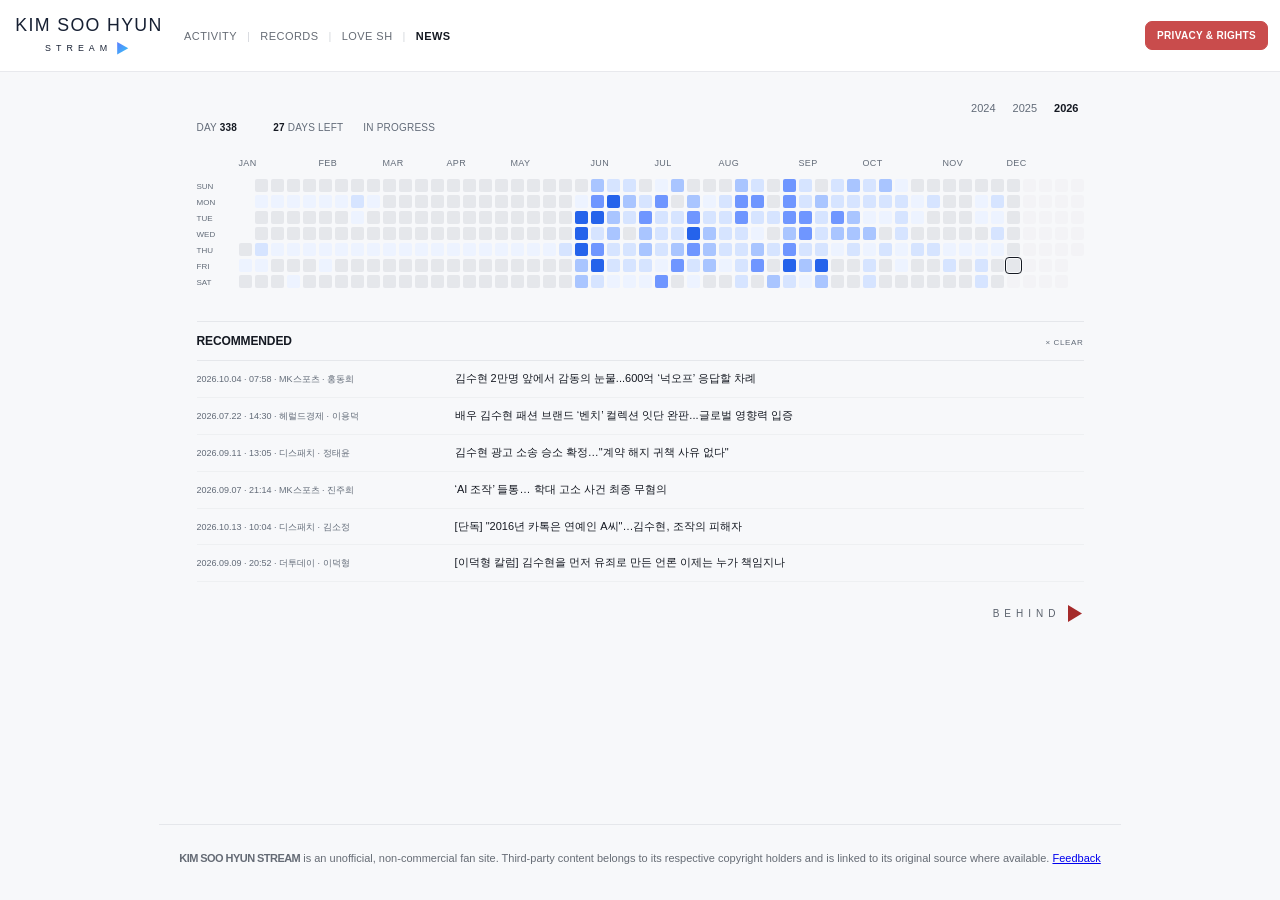
<file: news.html>
<!doctype html>
<html lang="ko">
<head>
    <meta charset="utf-8">
    <meta name="viewport" content="width=device-width, initial-scale=1">
    <meta name="color-scheme" content="light dark">
    <meta name="robots" content="noindex, nofollow, noarchive, nosnippet">
    <title>KIM SOO HYUN STREAM</title>

    <link rel="icon" type="image/svg+xml" href="assets/favicon.svg">
    <link rel="stylesheet" href="css/style.css">
    <link rel="stylesheet" href="css/easter-egg.css">

    <!-- Open Graph -->
    <meta property="og:title" content="KIM SOO HYUN STREAM">
    <meta property="og:description" content="배우 김수현 콘텐츠 큐레이션 팬 페이지">
    <meta property="og:type" content="website">
    <meta property="og:url" content="https://kingsoohyun.github.io/stream/news.html">
    <meta property="og:image" content="https://kingsoohyun.github.io/stream/assets/stream.png">
    <meta property="og:image:width" content="1200">
    <meta property="og:image:height" content="630">

    <!-- X / Twitter Card -->
    <meta name="twitter:card" content="summary_large_image">
    <meta name="twitter:title" content="KIM SOO HYUN STREAM">
    <meta name="twitter:description" content="배우 김수현 콘텐츠 큐레이션 팬 페이지">
    <meta name="twitter:image" content="https://kingsoohyun.github.io/stream/assets/stream.png">

    <style>
        /* =========================================================
           NEWS
           ========================================================= */

        :root {
            --news-cell: #e5e7eb;
            --news-future: #f1f2f4;
            --news-muted: #626b78;
            --news-accent: #2563eb;

            --news-1: #edf3ff;
            --news-2: #d6e4ff;
            --news-3: #a9c5ff;
            --news-4: #6f96ff;
            --news-5: #2563eb;

            --news-today: #151922;

            --news-size: 13px;
            --news-gap: 3px;
            --news-label: 30px;
        }

        .news-page {
            padding-top: 28px;
        }

        /* ---------------------------------------------------------
           Year Navigation
           --------------------------------------------------------- */

        .calendar-head {
            display: flex;
            justify-content: flex-end;

            width: 100%;
            margin: 0 auto 4px;
        }

        .year-nav {
            display: flex;
            align-items: center;
            justify-content: flex-end;

            gap: 7px;
            flex-wrap: wrap;
        }

        .year-button {
            padding: 3px 5px;

            border: 0;
            background: none;

            color: #626b78;

            font: inherit;
            font-size: 11px;
            line-height: 1;

            font-variant-numeric: tabular-nums;

            cursor: pointer;
        }

        .year-button:hover {
            color: #2563eb;
        }

        .year-button.active {
            color: #151922;
            font-weight: 600;
        }


        /* ---------------------------------------------------------
           Updated Info
           --------------------------------------------------------- */

        .updated-info {
            display: none;
        }


        /* ---------------------------------------------------------
           Stats
           --------------------------------------------------------- */

        .stats {
            display: flex;
            align-items: baseline;
            justify-content: flex-start;

            gap: 20px;

            width: 100%;
            margin: 0 auto 20px;

            color: #626b78;

            font-size: 10px;
            line-height: 1.4;
            letter-spacing: .02em;
        }

        .stats strong {
            color: #151922;
            font-weight: 600;
        }

        #daysLeft {
            display: inline-block;
            width: 5ch;
            text-align: right;
            font-variant-numeric: tabular-nums;
        }


        /* ---------------------------------------------------------
           Calendar
           --------------------------------------------------------- */

        .calendar-wrap {
            width: 100%;
            margin: 0;

            overflow-x: auto;

            padding: 4px 0 4px;

            scrollbar-width: thin;
        }

        .calendar {
            display: grid;

            grid-template-columns:
                var(--news-label)
                max-content;

            grid-template-rows:
                20px
                auto;

            column-gap: 12px;

            width: max-content;
            min-width: 0;

            margin: 0 auto;
        }

        .months {
            grid-column: 2;
            grid-row: 1;

            position: relative;

            height: 20px;
        }

        .month {
            position: absolute;
            top: 0;

            color: #626b78;

            font-size: 9px;
            line-height: 1;
            letter-spacing: .04em;
        }

        .weekdays {
            grid-column: 1;
            grid-row: 2;

            display: grid;

            grid-template-rows:
                repeat(7, var(--news-size));

            row-gap: var(--news-gap);

            padding-top: 1px;
        }

        .weekdays span {
            color: #626b78;

            font-size: 8px;
            line-height: var(--news-size);
        }

        .grid {
            grid-column: 2;
            grid-row: 2;

            display: grid;

            grid-template-rows:
                repeat(7, var(--news-size));

            grid-auto-flow: column;
            grid-auto-columns: var(--news-size);

            gap: var(--news-gap);
        }

        .day {
            width: var(--news-size);
            height: var(--news-size);

            border-radius: 2px;

            background: var(--news-cell);

            cursor: default;

            transition:
                    transform .12s ease,
                    opacity .12s ease;
        }

        .day.future {
            background: var(--news-future);
            opacity: .75;
        }

        .day.today {
            outline: 1.5px solid var(--news-today);
            outline-offset: 1px;
        }

        .day.news-1 {
            background: var(--news-1);
        }

        .day.news-2 {
            background: var(--news-2);
        }

        .day.news-3 {
            background: var(--news-3);
        }

        .day.news-4 {
            background: var(--news-4);
        }

        .day.news-5 {
            background: var(--news-5);
        }

        .day.selected {
            outline: 1.5px solid var(--news-accent);
            outline-offset: 2px;
        }

        .day:hover {
            transform: scale(1.35);
            z-index: 2;
        }


        /* ---------------------------------------------------------
           News Panel
           --------------------------------------------------------- */

        .news-panel {
            display: none;

            width: 100%;
            margin: 28px auto 0;

            border-top: 1px solid #e5e7eb;
        }

        .news-panel.show {
            display: block;
        }

        .news-panel-head {
            display: flex;
            align-items: baseline;
            justify-content: space-between;

            gap: 16px;

            padding: 11px 0 10px;

            border-bottom: 1px solid #e5e7eb;
        }

        .news-panel-date {
            min-width: 0;
            overflow: hidden;

            color: #151922;

            font-size: 12px;
            font-weight: 600;
            line-height: 1.4;
            letter-spacing: -.01em;

            white-space: nowrap;
            text-overflow: ellipsis;
        }

        .news-panel-actions {
            display: flex;
            align-items: baseline;

            gap: 10px;

            flex-shrink: 0;
        }

        .news-panel-count {
            color: #626b78;

            font-size: 9px;
            letter-spacing: .08em;
        }

        .news-panel-all-years,
        .news-panel-clear {
            padding: 0;

            border: 0;
            background: none;

            color: #626b78;

            font: inherit;
            font-size: 8px;

            letter-spacing: .08em;

            cursor: pointer;
        }

        .news-panel-all-years:hover,
        .news-panel-clear:hover {
            color: #2563eb;
        }

        .news-panel-all-years[hidden],
        .news-panel-clear[hidden] {
            display: none;
        }

        .news-list {
            max-height: 620px;
            overflow-y: auto;
        }

        .news-item {
            display: grid;

            grid-template-columns:
                240px
                minmax(0, 1fr);

            align-items: baseline;

            gap: 18px;

            padding: 10px 0;

            border-bottom: 1px solid #eef0f2;

            color: #151922;

            text-decoration: none;
        }

        .news-item:hover .news-item-title {
            color: #2563eb;
        }

        .news-item-meta {
            min-width: 0;
            overflow: hidden;

            color: #626b78;

            font-size: 9px;
            line-height: 1.3;

            white-space: nowrap;
            text-overflow: ellipsis;

            font-variant-numeric: tabular-nums;
        }

        .news-filter {
            display: inline;

            padding: 0;

            border: 0;
            background: none;

            color: inherit;

            font: inherit;

            cursor: pointer;
            text-decoration: none;
        }

        .news-filter:hover {
            color: #2563eb;

            text-decoration: underline;
            text-underline-offset: 2px;
        }

        .news-filter:focus-visible {
            outline: 1px solid #2563eb;
            outline-offset: 2px;
        }

        .news-item-title {
            min-width: 0;
            overflow: hidden;

            color: #151922;

            font-size: 11px;
            line-height: 1.45;

            white-space: nowrap;
            text-overflow: ellipsis;

            text-decoration: none;

            transition: color .12s ease;
        }

        .news-item-title:hover {
            color: #2563eb;
        }

        .news-empty {
            padding: 14px 0;
            color: #626b78;
            font-size: 10px;
        }

        .news-behind {
            display: flex;
            align-items: center;
            justify-content: flex-end;
            width: fit-content;
            margin: 18px 0 10px auto;
            padding: 5px 2px;

            color: #5b626d;

            font-size: 10px;
            line-height: 1;
            letter-spacing: 5px;
            font-weight: 400;

            text-decoration: none;
        }

        .news-behind-mark {
            flex: 0 0 auto;
            width: 15px;
            height: 17px;
            margin-left: 6px;
            fill: #a52a2a;
        }

        .news-behind:hover {
            color: #aa2828;
        }

        .news-behind:hover .news-behind-mark {
            fill: #aa2828;
        }

        /* ---------------------------------------------------------
           Tooltip
           --------------------------------------------------------- */

        .tooltip {
            position: fixed;
            z-index: 10;

            pointer-events: none;

            padding: 7px 8px;

            border-radius: 5px;

            background: #151922;
            color: #fff;

            font-size: 10px;
            line-height: 1.45;

            white-space: nowrap;

            opacity: 0;

            transform: translateY(3px);

            transition:
                    opacity .1s ease,
                    transform .1s ease;
        }

        .tooltip.show {
            opacity: 1;
            transform: translateY(0);
        }


        /* =========================================================
           Tablet / Mobile
           ========================================================= */

        @media (max-width: 800px) {
            .calendar-head { margin-bottom: 4px; }
            .stats { gap: 14px; margin-bottom: 18px; }
            .calendar-wrap {
                margin-right: -12px;
                padding-right: 12px;
            }
            .news-panel { margin-top: 24px; }
            .news-item {
                grid-template-columns: 190px minmax(0, 1fr);
                gap: 12px;
            }
        }


        @media (max-width: 700px) {

            .stats {
                gap: 12px;
                flex-wrap: wrap;
            }

            .news-item {
                grid-template-columns:
                    175px
                    minmax(0, 1fr);

                gap: 10px;

                padding: 9px 0;
            }

            .news-item-meta {
                font-size: 8px;
            }

            .news-item-title {
                font-size: 10px;
            }
        }


        /* =========================================================
           System Dark Mode
           ========================================================= */

        @media (prefers-color-scheme: dark) {

            :root {
                --news-cell: #34383d;
                --news-future: #25282c;

                --news-muted: #a0a7b1;

                --news-1: #252d3b;
                --news-2: #303d54;
                --news-3: #405477;
                --news-4: #6f96ff;
                --news-5: #9bb7ff;

                --news-today: #eceef1;
            }

            .stats strong,
            .news-panel-date,
            .news-item-title {
                color: #eceef1;
            }

            .news-panel {
                border-top-color: #30353d;
                border-bottom-color: #30353d;
            }

            .news-panel-head {
                border-bottom-color: #30353d;
            }

            .news-item {
                border-bottom-color: #30353d;
                color: #eceef1;
            }

            .news-item:hover .news-item-title,
            .news-item-title:hover,
            .news-filter:hover,
            .news-panel-all-years:hover,
            .news-panel-clear:hover {
                color: #6f96ff;
            }

            .tooltip {
                background: #eceef1;
                color: #151922;
            }

            .year-button.active {
                color: #eceef1;
            }

            .news-behind {
                color: #b8bec8;
            }

            .news-behind-mark {
                fill: #c87552;
            }

            .news-behind:hover {
                color: #c87552;
            }

            .news-behind:hover .news-behind-mark {
                fill: #c87552;
            }
        }

        /*.news-behind {*/
        /*    display: none !important;*/
        /*}*/
    </style>
</head>

<body>

<header class="site-header">
    <div class="brand">
        <a href="index.html" aria-label="KIM SOO HYUN STREAM">
            <picture>
                <source srcset="assets/stream-dark.svg" media="(prefers-color-scheme: dark)">
                <img src="assets/stream.svg" alt="KIM SOO HYUN STREAM" width="216" height="70" fetchpriority="high">
            </picture>
        </a>
    </div>

    <nav class="site-nav" aria-label="Site navigation">
        <a href="events.html">ACTIVITY</a>
        <span>|</span>
        <a href="records.html">RECORDS</a>
        <span>|</span>
        <a href="tweets.html">LOVE SH</a>
        <span>|</span>
        <a href="news.html" aria-current="page">NEWS</a>
    </nav>

    <nav class="header-action">
        <a href="rights.html">
            PRIVACY &amp; RIGHTS
        </a>
    </nav>
</header>


<main class="news-page">

    <div class="calendar-head">
        <nav
                class="year-nav"
                id="yearNav"
                aria-label="Year navigation"
        ></nav>
    </div>


    <div
            class="stats"
            id="stats"
    >
        <span>
            <span id="dayLabel">DAY</span>
            <strong id="dayNumber">—</strong>
        </span>

        <span>
            <strong id="daysLeft">—</strong>
            <span id="daysLabel">DAYS LEFT</span>
        </span>

        <span id="status">—</span>
    </div>


    <section
            class="calendar-wrap"
            aria-label="News calendar"
    >

        <div class="calendar">

            <div
                    class="months"
                    id="months"
            ></div>

            <div
                    class="weekdays"
                    aria-hidden="true"
            >
                <span>SUN</span>
                <span>MON</span>
                <span>TUE</span>
                <span>WED</span>
                <span>THU</span>
                <span>FRI</span>
                <span>SAT</span>
            </div>

            <div
                    class="grid"
                    id="grid"
            ></div>

        </div>

    </section>


    <div class="updated-info">

        <span id="updated"></span>

        <span class="common-info">
            <button
                    type="button"
                    class="common-info-button"
                    aria-label="News data information"
            >i</button>

            <span class="common-info-tooltip left">
                Not all news articles may be included.
            </span>
        </span>

    </div>


    <section
            class="news-panel"
            id="newsPanel"
            aria-live="polite"
    >

        <div class="news-panel-head">

            <span
                    class="news-panel-date"
                    id="newsPanelDate"
            ></span>

            <div class="news-panel-actions">

                <span
                        class="news-panel-count"
                        id="newsPanelCount"
                ></span>

                <button
                        class="news-panel-all-years"
                        id="newsPanelAllYears"
                        type="button"
                        hidden
                >
                    ALL YEARS
                </button>

                <button
                        class="news-panel-clear"
                        id="newsPanelClear"
                        type="button"
                        hidden
                >
                    × CLEAR
                </button>

            </div>

        </div>


        <div
                class="news-list"
                id="newsList"
        ></div>

        <a href="newsb.html" class="news-behind" id="newsBehind" hidden>
            <span>BEHIND</span>
            <svg class="news-behind-mark"
                 xmlns="http://www.w3.org/2000/svg"
                 viewBox="0 0 15 17"
                 aria-hidden="true">
                <path d="M1 0 L1 17 L15 8.5 Z"/>
            </svg>
        </a>

    </section>

</main>


<footer>
    <div class="footer-notice">
        <strong>KIM SOO HYUN STREAM</strong> is an unofficial, non-commercial fan site.
        Third-party content belongs to its respective copyright holders and is linked to its original source where
        available.
        <a href="mailto:kimsoohyun.stream@gmail.com">Feedback</a>
    </div>
</footer>


<div
        class="tooltip"
        id="tooltip"
></div>


<script>

    const NEWS_URL = "data/news.json";
    const NEWS_RECOMMENDED_URL = "data/news-recommended.json";

    const monthNames = [
        "JAN", "FEB", "MAR", "APR",
        "MAY", "JUN", "JUL", "AUG",
        "SEP", "OCT", "NOV", "DEC"
    ];


    const today = new Date();

    today.setHours(0, 0, 0, 0);


    const grid =
        document.getElementById("grid");

    const months =
        document.getElementById("months");

    const tooltip =
        document.getElementById("tooltip");

    const yearNav =
        document.getElementById("yearNav");

    const updatedEl =
        document.getElementById("updated");

    const calendar =
        document.querySelector(".calendar");

    const calendarHead =
        document.querySelector(".calendar-head");

    const main =
        document.querySelector(".news-page");

    const stats =
        document.getElementById("stats");

    const newsPanel =
        document.getElementById("newsPanel");


    const pad =
        n => String(n).padStart(2, "0");


    const keyOf =
        d =>
            `${d.getFullYear()}-${pad(
                d.getMonth() + 1
            )}-${pad(
                d.getDate()
            )}`;


    const fmt =
        d =>
            d.toLocaleDateString(
                "en-US",
                {
                    year: "numeric",
                    month: "long",
                    day: "numeric"
                }
            );


    let currentYear =
        today.getFullYear();

    let selectedDateKey =
        null;

    let selectedYear =
        currentYear;

    let allNewsItems = [];

    let newsByDate = {};

    let newsItemsByDate = {};

    let maxNewsCount = 0;

    let availableYears = [];

    let newsUpdatedAt = "";

    let activeFilterType = "";

    let activeFilterValue = "";

    let activeFilterDisplayName = "";

    let filterAllYearsMode = false;

    let recommendedNews = [];

    let recommendedVisible = false;


    /* ---------------------------------------------------------
       CALENDAR WIDTH
       --------------------------------------------------------- */

    function syncCalendarWidth() {

        if (!calendar || !main) {
            return;
        }

        const width =
            calendar.getBoundingClientRect().width;

        const mainStyle =
            getComputedStyle(main);

        const paddingLeft =
            parseFloat(mainStyle.paddingLeft) || 0;

        const paddingRight =
            parseFloat(mainStyle.paddingRight) || 0;

        const contentWidth =
            main.clientWidth -
            paddingLeft -
            paddingRight;

        const maxWidth =
            Math.min(
                width,
                contentWidth
            );

        const widthValue =
            `${maxWidth}px`;

        calendarHead.style.width =
            widthValue;

        stats.style.width =
            widthValue;

        newsPanel.style.width =
            widthValue;
    }


    /* ---------------------------------------------------------
       YEAR
       --------------------------------------------------------- */

    function getYearInfo(year) {

        const start =
            new Date(year, 0, 1);

        const leap =
            year % 4 === 0 &&
            (
                year % 100 !== 0 ||
                year % 400 === 0
            );

        const totalDays =
            leap ? 366 : 365;

        const leading =
            start.getDay();

        const weeks =
            Math.ceil(
                (leading + totalDays) / 7
            );

        return {
            start,
            totalDays,
            leading,
            weeks
        };
    }


    /* ---------------------------------------------------------
       NEWS LEVEL
       --------------------------------------------------------- */

    function newsLevel(count) {

        if (!count || !maxNewsCount) {
            return 0;
        }

        return Math.min(
            5,
            Math.max(
                1,
                Math.ceil(
                    Math.log(count + 1) /
                    Math.log(maxNewsCount + 1) *
                    5
                )
            )
        );
    }


    /* ---------------------------------------------------------
       BUILD DATA
       --------------------------------------------------------- */

    function buildYearData(year) {

        newsByDate = {};

        newsItemsByDate = {};

        for (
            const item of allNewsItems
            ) {

            const date =
                item.publishedAt
                    ? item.publishedAt.slice(0, 10)
                    : "";

            if (!date) {
                continue;
            }

            if (!date.startsWith(`${year}-`)) {
                continue;
            }

            newsByDate[date] =
                (newsByDate[date] || 0) + 1;

            if (!newsItemsByDate[date]) {
                newsItemsByDate[date] = [];
            }

            newsItemsByDate[date].push(item);
        }

        maxNewsCount =
            Math.max(
                0,
                ...Object.values(
                    newsByDate
                )
            );
    }


    /* ---------------------------------------------------------
       YEAR NAVIGATION
       --------------------------------------------------------- */

    function renderYearNavigation() {

        yearNav.innerHTML = "";

        const years =
            [...availableYears]
                .sort(
                    (a, b) => a - b
                );

        for (
            const year of years
            ) {

            const button =
                document.createElement(
                    "button"
                );

            button.type =
                "button";

            button.className =
                "year-button";

            if (
                year === selectedYear
            ) {

                button.classList.add(
                    "active"
                );
            }

            button.textContent =
                year;

            button.setAttribute(
                "aria-label",
                `${year}년 보기`
            );

            button.addEventListener(
                "click",
                () => selectYear(year)
            );

            yearNav.appendChild(
                button
            );
        }
    }


    /* ---------------------------------------------------------
       CALENDAR
       --------------------------------------------------------- */

    function renderCalendar() {

        const {
            start,
            totalDays,
            leading,
            weeks
        } =
            getYearInfo(
                selectedYear
            );

        grid.innerHTML = "";

        months.innerHTML = "";


        for (
            let i = 0;
            i < weeks * 7;
            i++
        ) {

            const offset =
                i - leading;

            const cell =
                document.createElement(
                    "div"
                );


            if (
                offset < 0 ||
                offset >= totalDays
            ) {

                cell.style.visibility =
                    "hidden";

                grid.appendChild(
                    cell
                );

                continue;
            }


            const date =
                new Date(
                    selectedYear,
                    0,
                    offset + 1
                );

            const key =
                keyOf(date);


            const newsCount =
                newsByDate[key] || 0;


            const level =
                newsLevel(
                    newsCount
                );


            cell.className =
                "day";


            if (
                selectedYear ===
                today.getFullYear() &&
                date > today
            ) {

                cell.classList.add(
                    "future"
                );
            }


            if (
                selectedYear ===
                today.getFullYear() &&
                date.getTime() ===
                today.getTime()
            ) {

                cell.classList.add(
                    "today"
                );
            }


            if (level) {

                cell.classList.add(
                    `news-${level}`
                );
            }


            cell.setAttribute(
                "aria-label",
                `${key}: ${newsCount} news`
            );

            cell.setAttribute(
                "role",
                "button"
            );

            cell.setAttribute(
                "tabindex",
                "0"
            );


            cell.addEventListener(
                "click",
                () => {

                    if (
                        selectedDateKey === key
                    ) {

                        closeNewsPanel();

                    } else {

                        openNewsPanel(
                            key,
                            date
                        );
                    }
                }
            );


            cell.addEventListener(
                "keydown",
                e => {

                    if (
                        e.key === "Enter" ||
                        e.key === " "
                    ) {

                        e.preventDefault();

                        if (
                            selectedDateKey === key
                        ) {

                            closeNewsPanel();

                        } else {

                            openNewsPanel(
                                key,
                                date
                            );
                        }
                    }
                }
            );


            cell.addEventListener(
                "mouseenter",
                e => {

                    const newsText =
                        newsCount === 0
                            ? "No news"
                            : `${newsCount} news`;


                    tooltip.innerHTML =
                        `<strong>${fmt(date)}</strong>` +
                        `<br>Day ${offset + 1}` +
                        `<br>${newsText}`;


                    tooltip.classList.add(
                        "show"
                    );


                    moveTooltip(e);
                }
            );


            cell.addEventListener(
                "mousemove",
                moveTooltip
            );


            cell.addEventListener(
                "mouseleave",
                () => {

                    tooltip.classList.remove(
                        "show"
                    );
                }
            );


            grid.appendChild(
                cell
            );
        }


        for (
            let month = 0;
            month < 12;
            month++
        ) {

            const first =
                new Date(
                    selectedYear,
                    month,
                    1
                );


            const dayIndex =
                leading +
                Math.floor(
                    (first - start) /
                    86400000
                );


            const week =
                Math.floor(
                    dayIndex / 7
                );


            const label =
                document.createElement(
                    "span"
                );

            label.className =
                "month";

            label.textContent =
                monthNames[month];


            const styles =
                getComputedStyle(
                    document.documentElement
                );


            const size =
                parseFloat(
                    styles.getPropertyValue(
                        "--news-size"
                    )
                );

            const gap =
                parseFloat(
                    styles.getPropertyValue(
                        "--news-gap"
                    )
                );


            label.style.left =
                `${week * (size + gap)}px`;


            months.appendChild(
                label
            );
        }

        syncCalendarWidth();
    }


    /* ---------------------------------------------------------
       HEADER / STATS
       --------------------------------------------------------- */

    function updateHeader() {

        const {
            start,
            totalDays
        } =
            getYearInfo(
                selectedYear
            );


        const isCurrentYear =
            selectedYear ===
            currentYear;


        const dayLabel =
            document.getElementById(
                "dayLabel"
            );

        const dayNumber =
            document.getElementById(
                "dayNumber"
            );

        const daysLeft =
            document.getElementById(
                "daysLeft"
            );

        const daysLabel =
            document.getElementById(
                "daysLabel"
            );

        const status =
            document.getElementById(
                "status"
            );


        if (isCurrentYear) {

            const day =
                Math.floor(
                    (today - start) /
                    86400000
                ) + 1;


            dayLabel.textContent = "DAY";
            dayNumber.textContent = day;
            daysLeft.textContent = totalDays - day;
            daysLabel.textContent = "DAYS LEFT";

            status.textContent =
                day === totalDays
                    ? "LAST DAY"
                    : "IN PROGRESS";
        } else {

            const newsCount =
                Object.values(
                    newsByDate
                ).reduce(
                    (sum, count) =>
                        sum + count,
                    0
                );


            dayLabel.textContent = "DAYS";
            dayNumber.textContent = totalDays;
            daysLeft.textContent = newsCount;
            daysLabel.textContent = "NEWS";
            status.textContent = "ARCHIVE";
        }

        renderYearNavigation();
    }


    /* ---------------------------------------------------------
       SELECTED DAY
       --------------------------------------------------------- */

    function setSelectedCell(key) {

        selectedDateKey = key;

        document
            .querySelectorAll(
                ".day.selected"
            )
            .forEach(
                el =>
                    el.classList.remove(
                        "selected"
                    )
            );

        const selectedCell =
            [
                ...document.querySelectorAll(
                    ".day"
                )
            ].find(
                el =>
                    el.getAttribute(
                        "aria-label"
                    )?.startsWith(
                        `${key}:`
                    )
            );


        if (selectedCell) {

            selectedCell.classList.add(
                "selected"
            );
        }
    }


    /* ---------------------------------------------------------
       FILTER
       --------------------------------------------------------- */

    function reporterFilterKey(item) {
        return item.reporterName || "";
    }


    function reporterDisplayName(item) {
        return item.reporter || "";
    }


    function mediaFilterKey(item) {
        return item.media || "";
    }


    /* ---------------------------------------------------------
       OPEN DAY
       --------------------------------------------------------- */

    function openNewsPanel(
        key,
        date
    ) {

        activeFilterType = "";
        activeFilterValue = "";
        activeFilterDisplayName = "";
        filterAllYearsMode = false;

        recommendedVisible = false;


        setSelectedCell(key);


        renderNewsList(
            newsItemsByDate[key] || [],
            fmt(date),
            false
        );
    }


    /* ---------------------------------------------------------
       FILTER
       --------------------------------------------------------- */

    function openFilter(
        filterType,
        filterValue,
        displayName
    ) {

        if (!filterValue) {
            return;
        }

        recommendedVisible = false;

        document
            .querySelectorAll(
                ".day.selected"
            )
            .forEach(
                el =>
                    el.classList.remove(
                        "selected"
                    )
            );


        selectedDateKey = null;
        activeFilterType = filterType;
        activeFilterValue = filterValue;
        activeFilterDisplayName = displayName || filterValue;

        filterAllYearsMode = false;

        const items =
            allNewsItems.filter(
                item => {

                    const value =
                        filterType ===
                        "reporter"

                            ? reporterFilterKey(
                                item
                            )

                            : mediaFilterKey(
                                item
                            );

                    const itemDate =
                        item.publishedAt
                            ? item.publishedAt.slice(0, 10)
                            : "";

                    return (
                        value === filterValue &&
                        itemDate.startsWith(`${selectedYear}-`)
                    );
                }
            );

        renderNewsList(items, activeFilterDisplayName, true
        );
    }


    /* ---------------------------------------------------------
       ALL YEARS
       --------------------------------------------------------- */

    function openFilterAllYears() {

        if (!activeFilterValue) {
            return;
        }

        filterAllYearsMode = true;

        const items =
            allNewsItems.filter(
                item => {

                    const value =
                        activeFilterType ===
                        "reporter"

                            ? reporterFilterKey(
                                item
                            )

                            : mediaFilterKey(
                                item
                            );


                    return (
                        value ===
                        activeFilterValue
                    );
                }
            );

        renderNewsList(items, activeFilterDisplayName, true
        );
    }

    /* ---------------------------------------------------------
       RECOMMENDED NEWS
       --------------------------------------------------------- */

    function renderRecommendedNews() {

        const panel =
            document.getElementById(
                "newsPanel"
            );

        const dateEl =
            document.getElementById(
                "newsPanelDate"
            );

        const countEl =
            document.getElementById(
                "newsPanelCount"
            );

        const allYearsEl =
            document.getElementById(
                "newsPanelAllYears"
            );

        const clearEl =
            document.getElementById(
                "newsPanelClear"
            );

        const list =
            document.getElementById(
                "newsList"
            );


        recommendedVisible = true;

        document.getElementById("newsBehind").hidden = false;

        dateEl.textContent = "RECOMMENDED";
        countEl.textContent = "";
        allYearsEl.hidden = true;
        clearEl.hidden = !recommendedNews.length;
        list.innerHTML = "";

        if (!recommendedNews.length) {

            const empty =
                document.createElement(
                    "div"
                );

            empty.className = "news-empty";
            empty.textContent = "No recommended news available.";

            list.appendChild(
                empty
            );

        } else {

            for (
                const item of recommendedNews
                ) {

                const row =
                    document.createElement(
                        "div"
                    );

                row.className =
                    "news-item";


                const meta =
                    document.createElement(
                        "div"
                    );

                meta.className =
                    "news-item-meta";


                const itemDate =
                    item.publishedAt
                        ? item.publishedAt.slice(0, 10)
                        : "";


                const dateText =
                    itemDate.replace(
                        /-/g,
                        "."
                    );


                const time =
                    item.publishedAt
                        ? item.publishedAt.slice(
                            11,
                            16
                        )
                        : "";


                const appendSeparator =
                    () => {

                        if (
                            meta.childNodes.length
                        ) {

                            meta.appendChild(
                                document.createTextNode(
                                    " · "
                                )
                            );
                        }
                    };


                if (dateText) {

                    const dateEl =
                        document.createElement(
                            "span"
                        );

                    dateEl.className =
                        "news-date";

                    dateEl.textContent =
                        dateText;

                    meta.appendChild(
                        dateEl
                    );
                }


                if (time) {

                    appendSeparator();


                    const timeEl =
                        document.createElement(
                            "span"
                        );

                    timeEl.className =
                        "news-time";

                    timeEl.textContent =
                        time;

                    meta.appendChild(
                        timeEl
                    );
                }


                if (item.media) {

                    appendSeparator();


                    const media =
                        document.createElement(
                            "span"
                        );

                    media.textContent =
                        item.media;

                    meta.appendChild(
                        media
                    );
                }


                const reporter =
                    item.reporter ||
                    "";


                if (reporter) {

                    appendSeparator();


                    const reporterEl =
                        document.createElement(
                            "span"
                        );

                    reporterEl.textContent =
                        reporter;

                    meta.appendChild(
                        reporterEl
                    );
                }


                const titleLink =
                    document.createElement(
                        "a"
                    );

                titleLink.className =
                    "news-item-title";


                titleLink.href =
                    item.url ||
                    "#";


                titleLink.target =
                    "_blank";

                titleLink.rel =
                    "noopener noreferrer";


                titleLink.textContent =
                    item.title ||
                    "제목 없음";


                titleLink.title =
                    item.title ||
                    "제목 없음";


                row.append(
                    meta,
                    titleLink
                );


                list.appendChild(
                    row
                );
            }
        }


        panel.classList.add(
            "show"
        );

        syncCalendarWidth();
    }


    /* ---------------------------------------------------------
       NEWS LIST
       --------------------------------------------------------- */

    function renderNewsList(
        items,
        heading,
        isFilter
    ) {

        const panel =
            document.getElementById(
                "newsPanel"
            );

        const dateEl =
            document.getElementById(
                "newsPanelDate"
            );

        const countEl =
            document.getElementById(
                "newsPanelCount"
            );

        const allYearsEl =
            document.getElementById(
                "newsPanelAllYears"
            );

        const clearEl =
            document.getElementById(
                "newsPanelClear"
            );

        const list =
            document.getElementById(
                "newsList"
            );


        if (isFilter) {

            const typeLabel =
                activeFilterType ===
                "media"
                    ? "MEDIA"
                    : "REPORTER";


            dateEl.textContent =
                filterAllYearsMode
                    ? `${heading} · ${typeLabel} · ALL YEARS`
                    : `${heading} · ${typeLabel} · ${selectedYear}`;

        } else {

            dateEl.textContent =
                heading;
        }


        countEl.textContent =
            items.length
                ? `${items.length} NEWS`
                : "NO NEWS";


        allYearsEl.hidden =
            !isFilter ||
            filterAllYearsMode;


        clearEl.hidden =
            !isFilter;

        document.getElementById("newsBehind").hidden = true;

        list.innerHTML = "";


        if (!items.length) {

            const empty =
                document.createElement(
                    "div"
                );

            empty.className =
                "news-empty";


            empty.textContent =
                isFilter

                    ? activeFilterType ===
                    "media"

                        ? "해당 매체의 등록된 뉴스가 없습니다."

                        : "해당 기자의 등록된 뉴스가 없습니다."

                    : "등록된 뉴스가 없습니다.";


            list.appendChild(
                empty
            );

        } else {

            const sorted =
                [...items].sort(
                    (a, b) => {

                        const aTime =
                            a.publishedAt || "";

                        const bTime =
                            b.publishedAt || "";

                        return isFilter
                            ? bTime.localeCompare(aTime)  // 필터: 최신순
                            : aTime.localeCompare(bTime); // 날짜 클릭: 시간순
                    }
                );


            for (
                const item of sorted
                ) {

                const row =
                    document.createElement(
                        "div"
                    );

                row.className =
                    "news-item";


                const meta =
                    document.createElement(
                        "div"
                    );

                meta.className =
                    "news-item-meta";


                const itemDate =
                    item.publishedAt
                        ? item.publishedAt.slice(0, 10)
                        : "";


                const dateText =
                    itemDate.replace(
                        /-/g,
                        "."
                    );


                const time =
                    item.publishedAt
                        ? item.publishedAt.slice(
                            11,
                            16
                        )
                        : "";


                const appendSeparator =
                    () => {

                        if (
                            meta.childNodes.length
                        ) {

                            meta.appendChild(
                                document.createTextNode(
                                    " · "
                                )
                            );
                        }
                    };


                if (
                    isFilter &&
                    dateText
                ) {

                    const dateEl =
                        document.createElement(
                            "span"
                        );

                    dateEl.className =
                        "news-date";

                    dateEl.textContent =
                        dateText;

                    meta.appendChild(
                        dateEl
                    );
                }


                if (time) {

                    appendSeparator();


                    const timeEl =
                        document.createElement(
                            "span"
                        );

                    timeEl.className =
                        "news-time";

                    timeEl.textContent =
                        time;

                    meta.appendChild(
                        timeEl
                    );
                }


                if (item.media) {

                    appendSeparator();


                    const media =
                        document.createElement(
                            "button"
                        );

                    media.className =
                        "news-filter";

                    media.type =
                        "button";

                    media.textContent =
                        item.media;

                    media.title =
                        "이 매체의 기사 보기";

                    media.setAttribute(
                        "aria-label",
                        `${item.media} 매체의 기사 보기`
                    );


                    media.addEventListener(
                        "click",
                        event => {

                            event.stopPropagation();


                            openFilter(
                                "media",
                                item.media,
                                item.media
                            );
                        }
                    );


                    meta.appendChild(
                        media
                    );
                }


                const reporterName =
                    reporterFilterKey(
                        item
                    );


                const displayName =
                    reporterDisplayName(
                        item
                    );


                if (displayName) {

                    appendSeparator();


                    const reporter =
                        document.createElement(
                            "button"
                        );

                    reporter.className =
                        "news-filter";

                    reporter.type =
                        "button";

                    reporter.textContent =
                        displayName;

                    reporter.title =
                        "이 기자의 기사 보기";

                    reporter.setAttribute(
                        "aria-label",
                        `${displayName} 기자의 기사 보기`
                    );


                    reporter.addEventListener(
                        "click",
                        event => {

                            event.stopPropagation();


                            openFilter(
                                "reporter",
                                reporterName,
                                displayName
                            );
                        }
                    );


                    meta.appendChild(
                        reporter
                    );
                }


                const titleLink =
                    document.createElement(
                        "a"
                    );

                titleLink.className =
                    "news-item-title";


                titleLink.href =
                    item.url ||
                    "#";


                titleLink.target =
                    "_blank";

                titleLink.rel =
                    "noopener noreferrer";


                titleLink.textContent =
                    item.title ||
                    "제목 없음";


                titleLink.title =
                    item.title ||
                    "제목 없음";


                row.append(
                    meta,
                    titleLink
                );


                list.appendChild(
                    row
                );
            }
        }


        panel.classList.add(
            "show"
        );

        syncCalendarWidth();
    }


    /* ---------------------------------------------------------
       CLOSE
       --------------------------------------------------------- */

    function closeNewsPanel() {

        selectedDateKey = null;

        activeFilterType = "";

        activeFilterValue = "";

        activeFilterDisplayName = "";

        filterAllYearsMode = false;

        recommendedVisible = false;

        document.getElementById("newsBehind").hidden = true;

        document
            .querySelectorAll(
                ".day.selected"
            )
            .forEach(
                el =>
                    el.classList.remove(
                        "selected"
                    )
            );


        document
            .getElementById(
                "newsPanel"
            )
            .classList.remove(
            "show"
        );
    }


    /* ---------------------------------------------------------
       YEAR
       --------------------------------------------------------- */

    function selectYear(year) {

        selectedYear =
            year;

        closeNewsPanel();

        buildYearData(
            selectedYear
        );

        updateHeader();

        renderCalendar();

        if (newsUpdatedAt) {

            updatedEl.textContent =
                `NEWS UPDATED ${newsUpdatedAt}`;
        }

        renderRecommendedNews();
    }


    /* ---------------------------------------------------------
       EVENTS
       --------------------------------------------------------- */

    document
        .getElementById(
            "newsPanelAllYears"
        )
        .addEventListener(
            "click",
            openFilterAllYears
        );


    document
        .getElementById(
            "newsPanelClear"
        )
        .addEventListener(
            "click",
            closeNewsPanel
        );


    window.addEventListener(
        "resize",
        syncCalendarWidth
    );


    /* ---------------------------------------------------------
       TOOLTIP
       --------------------------------------------------------- */

    function moveTooltip(e) {

        const gap =
            11;


        let x =
            e.clientX + gap;

        let y =
            e.clientY + gap;


        const r =
            tooltip.getBoundingClientRect();


        if (
            x + r.width >
            innerWidth - 8
        ) {

            x =
                e.clientX -
                r.width -
                gap;
        }


        if (
            y + r.height >
            innerHeight - 8
        ) {

            y =
                e.clientY -
                r.height -
                gap;
        }


        tooltip.style.left =
            `${x}px`;

        tooltip.style.top =
            `${y}px`;
    }


    /* ---------------------------------------------------------
       LOAD NEWS
       --------------------------------------------------------- */

    async function loadNews() {

        try {

            const [newsResult, recommendedResult] =
                await Promise.allSettled([
                    fetch(NEWS_URL),
                    fetch(NEWS_RECOMMENDED_URL)
                ]);


            if (
                newsResult.status !== "fulfilled" ||
                !newsResult.value.ok
            ) {

                const status =
                    newsResult.status === "fulfilled"
                        ? newsResult.value.status
                        : "";

                throw new Error(
                    status
                        ? `HTTP ${status}`
                        : "news.json 요청 실패"
                );
            }


            const response =
                newsResult.value;


            const data =
                await response.json();


            recommendedNews = [];


            if (
                recommendedResult.status === "fulfilled" &&
                recommendedResult.value.ok
            ) {

                try {

                    const recommendedData =
                        await recommendedResult.value.json();

                    recommendedNews =
                        recommendedData.items || [];

                } catch (error) {

                    console.warn(
                        "Failed to parse recommended news:",
                        error
                    );
                }

            } else {

                console.warn(
                    "Failed to load recommended news."
                );
            }


            allNewsItems =
                data.items || [];


            newsUpdatedAt =
                data.updatedAt || "";


            updatedEl.textContent =
                newsUpdatedAt
                    ? `NEWS UPDATED ${newsUpdatedAt}`
                    : "";


            const years =
                new Set();


            for (const item of allNewsItems) {

                if (!item.publishedAt) {
                    continue;
                }

                const year =
                    Number(
                        item.publishedAt.slice(0, 4)
                    );

                if (Number.isInteger(year)) {
                    years.add(year);
                }
            }


            availableYears =
                [...years].sort(
                    (a, b) =>
                        a - b
                );


            if (
                !availableYears.includes(
                    currentYear
                )
            ) {

                availableYears.push(
                    currentYear
                );


                availableYears.sort(
                    (a, b) =>
                        a - b
                );
            }


            if (
                !availableYears.includes(
                    selectedYear
                )
            ) {

                selectedYear =
                    currentYear;
            }


            buildYearData(
                selectedYear
            );


            updateHeader();

            renderCalendar();

            renderRecommendedNews();

        } catch (error) {

            console.error(
                "Failed to load news.json:",
                error
            );


            document.getElementById(
                "status"
            ).textContent =
                `NEWS ERROR: ${
                    error.message
                }`;


            updatedEl.textContent = "";
        }
    }

    /* ---------------------------------------------------------
       INIT
       --------------------------------------------------------- */

    updateHeader();
    renderCalendar();

    loadNews();

</script>

</body>
</html>
</file>
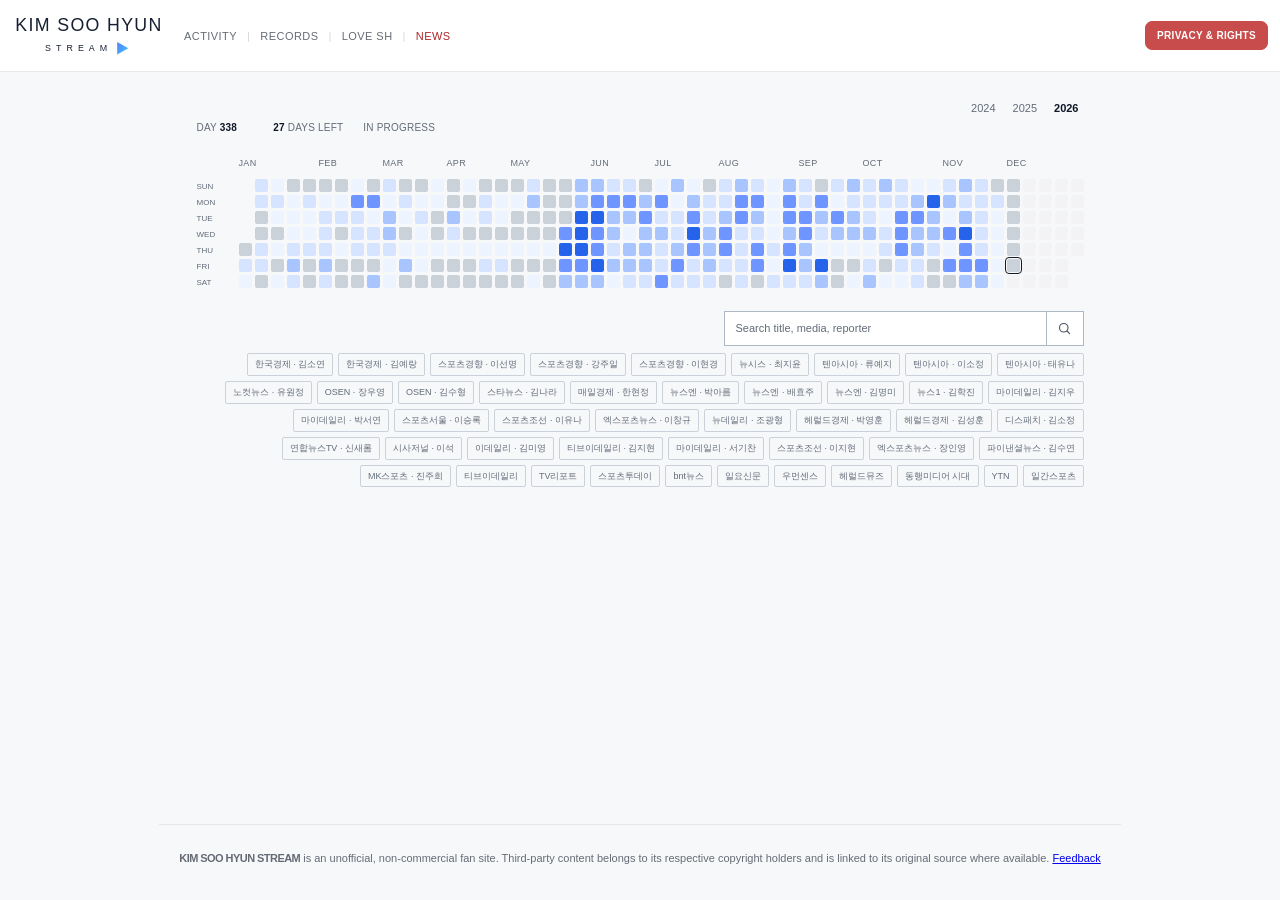
<file: newsb.html>
<!doctype html>
<html lang="ko">
<head>
    <meta charset="utf-8">
    <meta name="viewport" content="width=device-width, initial-scale=1">
    <meta name="color-scheme" content="light dark">
    <meta name="robots" content="noindex, nofollow, noarchive, nosnippet">
    <title>KIM SOO HYUN STREAM</title>

    <link rel="icon" type="image/svg+xml" href="assets/favicon.svg">
    <link rel="stylesheet" href="css/style.css">
    <link rel="stylesheet" href="css/easter-egg.css">

    <!-- Open Graph -->
    <meta property="og:title" content="KIM SOO HYUN STREAM">
    <meta property="og:description" content="배우 김수현 콘텐츠 큐레이션 팬 페이지">
    <meta property="og:type" content="website">
    <meta property="og:url" content="https://kingsoohyun.github.io/stream/newsb.html">
    <meta property="og:image" content="https://kingsoohyun.github.io/stream/assets/stream.png">
    <meta property="og:image:width" content="1200">
    <meta property="og:image:height" content="630">

    <!-- X / Twitter Card -->
    <meta name="twitter:card" content="summary_large_image">
    <meta name="twitter:title" content="KIM SOO HYUN STREAM">
    <meta name="twitter:description" content="배우 김수현 콘텐츠 큐레이션 팬 페이지">
    <meta name="twitter:image" content="https://kingsoohyun.github.io/stream/assets/stream.png">

    <style>
        /* =========================================================
           NEWS
           ========================================================= */

        :root {
            --news-cell: #cbd1d9;
            --news-future: #f1f2f4;
            --news-muted: #626b78;
            --news-accent: #2563eb;

            --news-1: #edf3ff;
            --news-2: #d6e4ff;
            --news-3: #a9c5ff;
            --news-4: #6f96ff;
            --news-5: #2563eb;

            --news-today: #151922;

            --news-size: 13px;
            --news-gap: 3px;
            --news-label: 30px;
        }

        .news-page {
            padding-top: 28px;
        }

        /* ---------------------------------------------------------
           Year Navigation
           --------------------------------------------------------- */

        .calendar-head {
            display: flex;
            justify-content: flex-end;

            width: 100%;
            margin: 0 auto 4px;
        }

        .year-nav {
            display: flex;
            align-items: center;
            justify-content: flex-end;

            gap: 7px;
            flex-wrap: wrap;
        }

        .year-button {
            padding: 3px 5px;

            border: 0;
            background: none;

            color: #626b78;

            font: inherit;
            font-size: 11px;
            line-height: 1;

            font-variant-numeric: tabular-nums;

            cursor: pointer;
        }

        .year-button:hover {
            color: #2563eb;
        }

        .year-button.active {
            color: #151922;
            font-weight: 600;
        }


        /* ---------------------------------------------------------
           Updated Info
           --------------------------------------------------------- */

        .updated-info {
            display: none;
        }


        /* ---------------------------------------------------------
           Stats
           --------------------------------------------------------- */

        .stats {
            display: flex;
            align-items: baseline;
            justify-content: flex-start;

            gap: 20px;

            width: 100%;
            margin: 0 auto 20px;

            color: #626b78;

            font-size: 10px;
            line-height: 1.4;
            letter-spacing: .02em;
        }

        .stats strong {
            color: #151922;
            font-weight: 600;
        }

        #daysLeft {
            display: inline-block;
            width: 5ch;
            text-align: right;
            font-variant-numeric: tabular-nums;
        }


        /* ---------------------------------------------------------
           Calendar
           --------------------------------------------------------- */

        .calendar-wrap {
            width: 100%;
            margin: 0;

            overflow-x: auto;

            padding: 4px 0 4px;

            scrollbar-width: thin;
        }

        .calendar {
            display: grid;

            grid-template-columns:
                var(--news-label)
                max-content;

            grid-template-rows:
                20px
                auto;

            column-gap: 12px;

            width: max-content;
            min-width: 0;

            margin: 0 auto;
        }

        .months {
            grid-column: 2;
            grid-row: 1;

            position: relative;

            height: 20px;
        }

        .month {
            position: absolute;
            top: 0;

            color: #626b78;

            font-size: 9px;
            line-height: 1;
            letter-spacing: .04em;
        }

        .weekdays {
            grid-column: 1;
            grid-row: 2;

            display: grid;

            grid-template-rows:
                repeat(7, var(--news-size));

            row-gap: var(--news-gap);

            padding-top: 1px;
        }

        .weekdays span {
            color: #626b78;

            font-size: 8px;
            line-height: var(--news-size);
        }

        .grid {
            grid-column: 2;
            grid-row: 2;

            display: grid;

            grid-template-rows:
                repeat(7, var(--news-size));

            grid-auto-flow: column;
            grid-auto-columns: var(--news-size);

            gap: var(--news-gap);
        }

        .day {
            width: var(--news-size);
            height: var(--news-size);

            border-radius: 2px;

            background: var(--news-cell);

            cursor: default;

            transition:
                    transform .12s ease,
                    opacity .12s ease;
        }

        .day.future {
            background: var(--news-future);
            opacity: .75;
        }

        .day.today {
            outline: 1.5px solid var(--news-today);
            outline-offset: 1px;
        }

        .day.news-1 {
            background: var(--news-1);
        }

        .day.news-2 {
            background: var(--news-2);
        }

        .day.news-3 {
            background: var(--news-3);
        }

        .day.news-4 {
            background: var(--news-4);
        }

        .day.news-5 {
            background: var(--news-5);
        }

        .day.selected {
            outline: 1.5px solid var(--news-accent);
            outline-offset: 2px;
        }

        .day:hover {
            transform: scale(1.35);
            z-index: 2;
        }


        /* ---------------------------------------------------------
           Search
           --------------------------------------------------------- */

        .news-search {
            display: flex;
            align-items: stretch;
            width: 100%;
            max-width: 360px;
            margin: 18px 0 0 auto;
            justify-content: flex-end;
        }

        .news-search-input {
            flex: 1;
            min-width: 0;
            padding: 9px 11px;
            border: 1px solid #aeb7c4;
            border-right: 0;
            border-radius: 0;
            outline: none;
            background: #fff;
            color: #151922;
            font: inherit;
            font-size: 11px;
            line-height: 1.4;
        }

        .news-search-input::placeholder { color: #626b78; opacity: 1; }
        .news-search-input:focus { border-color: #2563eb; }
        .news-search:focus-within .news-search-button { border-color: #2563eb; }

        .news-search-button {
            display: grid;
            place-items: center;
            flex: 0 0 38px;
            padding: 0;
            border: 1px solid #aeb7c4;
            background: #fff;
            color: #4b5563;
            cursor: pointer;
        }

        .news-search-button:hover,
        .news-search-button:focus-visible {
            color: #2563eb;
            border-color: #2563eb;
        }

        .news-search-button svg { width: 15px; height: 15px; }

        .news-filter-shortcuts {
            display: flex;
            flex-wrap: wrap;
            justify-content: flex-end;
            gap: 5px;
            width: 100%;
            margin: 7px 0 0 auto;
        }

        .news-filter-shortcut {
            padding: 5px 7px;
            border: 1px solid #cbd1d9;
            border-radius: 2px;
            background: transparent;
            color: #626b78;
            font: inherit;
            font-size: 9px;
            line-height: 1.2;
            cursor: pointer;
        }

        .news-filter-shortcut:hover,
        .news-filter-shortcut:focus-visible {
            border-color: #2563eb;
            color: #2563eb;
            outline: none;
        }

        .search-panel {
            display: none;
            width: 100%;
            margin: 18px auto 24px;
            border-bottom: 1px solid #cbd1d9;
        }

        .search-panel.show { display: block; }

        @media (prefers-color-scheme: dark) {
            .news-search-input { color: #eceef1; border-color: #30353d; background: transparent; }
            .news-search-button { border-color: #30353d; background: transparent; color: #b7bec8; }
            .news-search-input::placeholder { color: #a0a7b1; }
            .search-panel { border-bottom-color: #30353d; }
            .news-filter-shortcut {
                border-color: #30353d;
                color: #a0a7b1;
            }
            .news-filter-shortcut:hover,
            .news-filter-shortcut:focus-visible {
                border-color: #6f96ff;
                color: #9bb7ff;
            }
        }

        @media (prefers-color-scheme: dark) {
            .year-button,
            .stats,
            .news-panel-count,
            .search-sort-button,
            .news-panel-all-years,
            .news-panel-clear,
            .news-item-meta,
            .news-empty {
                color: #a0a7b1;
            }
        }

        /* ---------------------------------------------------------
           News Panel
           --------------------------------------------------------- */

        .news-panel {
            display: none;

            width: 100%;
            margin: 28px auto 0;

            border-top: 1px solid #cbd1d9;
            border-bottom: 1px solid #cbd1d9;
        }

        .news-panel.show {
            display: block;
        }

        .news-panel-head {
            display: flex;
            align-items: baseline;
            justify-content: space-between;

            gap: 16px;

            padding: 11px 0 10px;

            border-bottom: 1px solid #cbd1d9;
        }

        .news-panel-date {
            min-width: 0;
            overflow: hidden;

            color: #151922;

            font-size: 12px;
            font-weight: 600;
            line-height: 1.4;
            letter-spacing: -.01em;

            white-space: nowrap;
            text-overflow: ellipsis;
        }

        .news-panel-actions {
            display: flex;
            align-items: baseline;

            gap: 10px;

            flex-shrink: 0;
        }

        .search-sort-button {
            padding: 0;
            border: 0;
            background: none;
            color: #626b78;
            font: inherit;
            font-size: 8px;
            letter-spacing: .08em;
            cursor: pointer;
        }

        .search-sort-button:hover,
        .search-sort-button.active {
            color: #2563eb;
        }

        .news-panel-count {
            color: #626b78;

            font-size: 9px;
            letter-spacing: .08em;
        }

        .news-panel-all-years,
        .news-panel-clear {
            padding: 0;

            border: 0;
            background: none;

            color: #626b78;

            font: inherit;
            font-size: 8px;

            letter-spacing: .08em;

            cursor: pointer;
        }

        .news-panel-all-years:hover,
        .news-panel-clear:hover {
            color: #2563eb;
        }

        .news-panel-all-years[hidden],
        .news-panel-clear[hidden] {
            display: none;
        }

        .news-list {
            max-height: 620px;
            overflow-y: auto;
        }

        .news-item {
            display: grid;

            grid-template-columns:
                240px
                minmax(0, 1fr);

            align-items: baseline;

            gap: 18px;

            padding: 10px 0;

            border-bottom: 1px solid #e0e4e9;

            color: #151922;

            text-decoration: none;
        }

        .news-item:last-child {
            border-bottom: 0;
        }

        .news-item:hover .news-item-title {
            color: #2563eb;
        }

        .news-item-meta {
            min-width: 0;
            overflow: hidden;

            color: #626b78;

            font-size: 9px;
            line-height: 1.3;

            white-space: nowrap;
            text-overflow: ellipsis;

            font-variant-numeric: tabular-nums;
        }

        .news-filter {
            display: inline;

            padding: 0;

            border: 0;
            background: none;

            color: inherit;

            font: inherit;

            cursor: pointer;
            text-decoration: none;
        }

        .news-filter:hover {
            color: #2563eb;

            text-decoration: underline;
            text-underline-offset: 2px;
        }

        .news-filter:focus-visible {
            outline: 1px solid #2563eb;
            outline-offset: 2px;
        }

        .news-item-title {
            min-width: 0;
            overflow: hidden;

            color: #151922;

            font-size: 11px;
            line-height: 1.45;

            white-space: nowrap;
            text-overflow: ellipsis;

            text-decoration: none;

            transition: color .12s ease;
        }

        .news-item-title:hover {
            color: #2563eb;
        }

        .news-empty {
            padding: 14px 0;
            color: #626b78;
            font-size: 10px;
        }


        /* Stronger contrast for secondary text in light mode. */
        @media (prefers-color-scheme: light) {
            .year-button,
            .stats,
            .news-panel-count,
            .search-sort-button,
            .news-panel-all-years,
            .news-panel-clear,
            .news-item-meta,
            .news-empty {
                color: #626b78;
            }

            .year-button.active,
            .stats strong,
            .news-panel-date,
            .news-item-title {
                color: #111827;
            }

            .news-panel,
            .news-panel-head,
            .news-item {
                border-color: #cbd1d9;
            }
        }

        /* ---------------------------------------------------------
           Tooltip
           --------------------------------------------------------- */

        .tooltip {
            position: fixed;
            z-index: 10;

            pointer-events: none;

            padding: 7px 8px;

            border-radius: 5px;

            background: #151922;
            color: #fff;

            font-size: 10px;
            line-height: 1.45;

            white-space: nowrap;

            opacity: 0;

            transform: translateY(3px);

            transition:
                    opacity .1s ease,
                    transform .1s ease;
        }

        .tooltip.show {
            opacity: 1;
            transform: translateY(0);
        }

        .site-nav a[href="news.html"] {
            color: #aa2828;
        }


        /* =========================================================
           Tablet / Mobile
           ========================================================= */

        @media (max-width: 800px) {
            .calendar-head { margin-bottom: 4px; }
            .stats { gap: 14px; margin-bottom: 18px; }
            .calendar-wrap {
                margin-right: -12px;
                padding-right: 12px;
            }
            .news-panel { margin-top: 24px; }
            .news-item {
                grid-template-columns: 190px minmax(0, 1fr);
                gap: 12px;
            }
        }


        @media (max-width: 700px) {

            .stats {
                gap: 12px;
                flex-wrap: wrap;
            }

            .news-item {
                grid-template-columns:
                    175px
                    minmax(0, 1fr);

                gap: 10px;

                padding: 9px 0;
            }

            .news-item-meta {
                font-size: 8px;
            }

            .news-item-title {
                font-size: 10px;
            }
        }


        /* =========================================================
           System Dark Mode
           ========================================================= */

        @media (prefers-color-scheme: dark) {

            :root {
                --news-cell: #34383d;
                --news-future: #25282c;

                --news-muted: #a0a7b1;

                --news-1: #252d3b;
                --news-2: #303d54;
                --news-3: #405477;
                --news-4: #6f96ff;
                --news-5: #9bb7ff;

                --news-today: #eceef1;
            }

            .stats strong,
            .news-panel-date,
            .news-item-title {
                color: #eceef1;
            }

            .news-panel {
                border-top-color: #30353d;
                border-bottom-color: #30353d;
            }

            .news-panel-head {
                border-bottom-color: #30353d;
            }

            .news-item {
                border-bottom-color: #30353d;
                color: #eceef1;
            }

            .news-item:hover .news-item-title,
            .news-item-title:hover,
            .news-filter:hover,
            .news-panel-all-years:hover,
            .news-panel-clear:hover {
                color: #6f96ff;
            }

            .tooltip {
                background: #eceef1;
                color: #151922;
            }

            .year-button.active {
                color: #eceef1;
            }

            .site-nav a[href="news.html"] {
                color: #c87552;
            }
        }
    </style>
</head>

<body>

<header class="site-header">
    <div class="brand">
        <a href="index.html" aria-label="KIM SOO HYUN STREAM">
            <picture>
                <source srcset="assets/stream-dark.svg" media="(prefers-color-scheme: dark)">
                <img src="assets/stream.svg" alt="KIM SOO HYUN STREAM" width="216" height="70" fetchpriority="high">
            </picture>
        </a>
    </div>

    <nav class="site-nav" aria-label="Site navigation">
        <a href="events.html">ACTIVITY</a>
        <span>|</span>
        <a href="records.html">RECORDS</a>
        <span>|</span>
        <a href="tweets.html">LOVE SH</a>
        <span>|</span>
        <a href="news.html">NEWS</a>
    </nav>

    <nav class="header-action">
        <a href="rights.html">
            PRIVACY &amp; RIGHTS
        </a>
    </nav>
</header>


<main class="news-page">

    <div class="calendar-head">
        <nav
                class="year-nav"
                id="yearNav"
                aria-label="Year navigation"
        ></nav>
    </div>


    <div
            class="stats"
            id="stats"
    >
        <span>
            <span id="dayLabel">DAY</span>
            <strong id="dayNumber">—</strong>
        </span>

        <span>
            <strong id="daysLeft">—</strong>
            <span id="daysLabel">DAYS LEFT</span>
        </span>

        <span id="status">—</span>
    </div>


    <section
            class="calendar-wrap"
            aria-label="News calendar"
    >

        <div class="calendar">

            <div
                    class="months"
                    id="months"
            ></div>

            <div
                    class="weekdays"
                    aria-hidden="true"
            >
                <span>SUN</span>
                <span>MON</span>
                <span>TUE</span>
                <span>WED</span>
                <span>THU</span>
                <span>FRI</span>
                <span>SAT</span>
            </div>

            <div
                    class="grid"
                    id="grid"
            ></div>

        </div>

    </section>


    <form class="news-search" id="newsSearchForm" role="search">
        <input
                class="news-search-input"
                id="newsSearchInput"
                type="search"
                placeholder="Search title, media, reporter"
                aria-label="Search news by title, media, or reporter"
                autocomplete="off"
        >
        <button class="news-search-button" type="submit" aria-label="Search">
            <svg viewBox="0 0 24 24" fill="none" aria-hidden="true">
                <circle cx="10.8" cy="10.8" r="6.8" stroke="currentColor" stroke-width="1.8"/>
                <path d="M16 16l4.2 4.2" stroke="currentColor" stroke-width="1.8" stroke-linecap="round"/>
            </svg>
        </button>
    </form>

    <nav class="news-filter-shortcuts" id="newsFilterShortcuts" aria-label="News shortcuts"></nav>

    <section class="news-panel search-panel" id="searchPanel" aria-live="polite">
        <div class="news-panel-head">
            <span class="news-panel-date"></span>
            <div class="news-panel-actions">
                <span class="news-panel-count"></span>
                <button type="button" class="search-sort-button active" id="searchSortLatest">LATEST</button>
                <button type="button" class="search-sort-button" id="searchSortOldest">OLDEST</button>
            </div>
        </div>
        <div class="news-list"></div>
    </section>


    <div class="updated-info">

        <span id="updated"></span>

        <span class="common-info">
            <button
                    type="button"
                    class="common-info-button"
                    aria-label="뉴스 데이터 안내"
            >i</button>

            <span class="common-info-tooltip left">
                모든 기사를 포함하지 않을 수 있습니다.
            </span>
        </span>

    </div>


    <section
            class="news-panel"
            id="newsPanel"
            aria-live="polite"
    >

        <div class="news-panel-head">

            <span
                    class="news-panel-date"
                    id="newsPanelDate"
            ></span>

            <div class="news-panel-actions">

                <span
                        class="news-panel-count"
                        id="newsPanelCount"
                ></span>

                <button
                        class="news-panel-all-years"
                        id="newsPanelAllYears"
                        type="button"
                        hidden
                >
                    ALL YEARS
                </button>

                <button
                        class="news-panel-clear"
                        id="newsPanelClear"
                        type="button"
                        hidden
                >
                    × CLEAR
                </button>

            </div>

        </div>


        <div
                class="news-list"
                id="newsList"
        ></div>

    </section>

</main>


<footer>
    <div class="footer-notice">
        <strong>KIM SOO HYUN STREAM</strong> is an unofficial, non-commercial fan site.
        Third-party content belongs to its respective copyright holders and is linked to its original source where
        available.
        <a href="mailto:kimsoohyun.stream@gmail.com">Feedback</a>
    </div>
</footer>


<div
        class="tooltip"
        id="tooltip"
></div>


<script>

    const NEWS_URL = "data/newsb.json";
    const FILTERS_URL = "data/newsb_filters.json";

    const monthNames = [
        "JAN", "FEB", "MAR", "APR",
        "MAY", "JUN", "JUL", "AUG",
        "SEP", "OCT", "NOV", "DEC"
    ];


    const today = new Date();

    today.setHours(0, 0, 0, 0);


    const grid =
        document.getElementById("grid");

    const months =
        document.getElementById("months");

    const tooltip =
        document.getElementById("tooltip");

    const yearNav =
        document.getElementById("yearNav");

    const updatedEl =
        document.getElementById("updated");

    const calendar =
        document.querySelector(".calendar");

    const calendarHead =
        document.querySelector(".calendar-head");

    const main =
        document.querySelector(".news-page");

    const stats =
        document.getElementById("stats");

    const newsPanel =
        document.getElementById("newsPanel");

    const searchForm =
        document.getElementById("newsSearchForm");


    const pad =
        n => String(n).padStart(2, "0");


    const keyOf =
        d =>
            `${d.getFullYear()}-${pad(
                d.getMonth() + 1
            )}-${pad(
                d.getDate()
            )}`;


    const fmt =
        d =>
            d.toLocaleDateString(
                "en-US",
                {
                    year: "numeric",
                    month: "long",
                    day: "numeric"
                }
            );


    let currentYear =
        today.getFullYear();

    let selectedDateKey =
        null;

    let selectedYear =
        currentYear;

    let allNewsItems = [];

    let newsByDate = {};

    let newsItemsByDate = {};

    let maxNewsCount = 0;

    let availableYears = [];

    let newsUpdatedAt = "";

    let activeFilterType = "";

    let activeFilterValue = "";

    let activeFilterDisplayName = "";

    let filterAllYearsMode = false;


    /* ---------------------------------------------------------
       CALENDAR WIDTH
       --------------------------------------------------------- */

    function syncCalendarWidth() {

        if (!calendar || !main) {
            return;
        }

        const width =
            calendar.getBoundingClientRect().width;

        const mainStyle =
            getComputedStyle(main);

        const paddingLeft =
            parseFloat(mainStyle.paddingLeft) || 0;

        const paddingRight =
            parseFloat(mainStyle.paddingRight) || 0;

        const contentWidth =
            main.clientWidth -
            paddingLeft -
            paddingRight;

        const maxWidth =
            Math.min(
                width,
                contentWidth
            );

        const widthValue =
            `${maxWidth}px`;

        calendarHead.style.width =
            widthValue;

        stats.style.width =
            widthValue;

        newsPanel.style.width =
            widthValue;

        const searchPanelEl = document.getElementById("searchPanel");
        if (searchPanelEl) searchPanelEl.style.width = widthValue;

        // Align the search form's right edge with the calendar's right edge.
        if (searchForm) {
            const searchWidth = Math.min(360, maxWidth);
            const calendarRect = calendar.getBoundingClientRect();
            const mainRect = main.getBoundingClientRect();
            const calendarStyle = getComputedStyle(main);
            const contentLeft = mainRect.left +
                (parseFloat(calendarStyle.paddingLeft) || 0);
            const calendarLeft = Math.max(0, calendarRect.left - contentLeft);
            const leftOffset = Math.max(0, calendarLeft + maxWidth - searchWidth);

            searchForm.style.width = `${searchWidth}px`;
            searchForm.style.maxWidth = "100%";
            searchForm.style.marginLeft = `${leftOffset}px`;
            searchForm.style.marginRight = "0";

        }

        // Keep the shortcut group aligned to the calendar width, independently
        // of the intentionally compact search form.
        const shortcuts = document.getElementById("newsFilterShortcuts");
        if (shortcuts) {
            const calendarRect = calendar.getBoundingClientRect();
            const mainRect = main.getBoundingClientRect();
            const contentLeft = mainRect.left + paddingLeft;
            const calendarLeft = Math.max(0, calendarRect.left - contentLeft);

            shortcuts.style.width = widthValue;
            shortcuts.style.maxWidth = widthValue;
            shortcuts.style.marginLeft = `${calendarLeft}px`;
            shortcuts.style.marginRight = "0";
        }
    }


    /* ---------------------------------------------------------
       SEARCH
       --------------------------------------------------------- */

    const newsSearchForm = document.getElementById("newsSearchForm");
    const newsSearchInput = document.getElementById("newsSearchInput");
    const searchPanel = document.getElementById("searchPanel");
    let currentSearchItems = [];
    let currentSearchHeading = "";
    let searchSortOrder = "latest";

    function renderSearchResults(items, heading) {
        closeNewsPanel();
        currentSearchItems = [...items];
        currentSearchHeading = heading;
        renderNewsList(currentSearchItems, currentSearchHeading, true, searchPanel, true);
        document.getElementById("searchSortLatest").classList.toggle("active", searchSortOrder === "latest");
        document.getElementById("searchSortOldest").classList.toggle("active", searchSortOrder === "oldest");
    }

    document.getElementById("searchSortLatest").addEventListener("click", () => {
        searchSortOrder = "latest";
        renderSearchResults(currentSearchItems, currentSearchHeading);
    });
    document.getElementById("searchSortOldest").addEventListener("click", () => {
        searchSortOrder = "oldest";
        renderSearchResults(currentSearchItems, currentSearchHeading);
    });

    function normalizeSearchText(value) {
        return String(value || "").normalize("NFKC").toLocaleLowerCase().trim();
    }

    function searchNews(query) {
        const normalizedQuery = normalizeSearchText(query);
        if (!normalizedQuery) {
            searchPanel.classList.remove("show");
            searchPanel.querySelector(".news-list").innerHTML = "";
            return;
        }

        const terms = normalizedQuery.split(/\s+/).filter(Boolean);
        const results = allNewsItems.filter(item => {
            const searchableText = normalizeSearchText([
                item.title,
                item.media,
                item.reporter,
                item.reporterName,
                reporterDisplayName(item)
            ].filter(Boolean).join(" "));
            return terms.every(term => searchableText.includes(term));
        });

        searchSortOrder = "latest";
        renderSearchResults(results, `SEARCH · ${query.trim()}`);
    }

    newsSearchForm.addEventListener("submit", event => {
        event.preventDefault();

        const query = newsSearchInput.value.trim();

        // 검색어를 URL에 반영
        const url = new URL(window.location.href);

        if (query) {
            url.searchParams.set("q", query);
        } else {
            url.searchParams.delete("q");
        }

        history.replaceState(null, "", url);

        searchNews(query);
    });

    async function loadFilterShortcuts() {
        const container = document.getElementById("newsFilterShortcuts");
        if (!container) return;

        try {
            const response = await fetch(FILTERS_URL);
            if (!response.ok) throw new Error(`HTTP ${response.status}`);

            const shortcuts = await response.json();
            if (!Array.isArray(shortcuts)) return;

            container.innerHTML = "";

            for (const shortcut of shortcuts) {
                if (!shortcut || !["reporter", "media"].includes(shortcut.type) ||
                    !shortcut.label || !shortcut.value) {
                    continue;
                }

                const button = document.createElement("button");
                button.type = "button";
                button.className = "news-filter-shortcut";
                button.textContent = shortcut.label;
                button.addEventListener("click", () => openShortcutFilter(shortcut));
                container.appendChild(button);
            }

            syncCalendarWidth();
        } catch (error) {
            console.error("Failed to load newsb_filters.json:", error);
        }
    }

    function openShortcutFilter(shortcut) {
        let items = [];

        if (shortcut.type === "media") {
            items = allNewsItems.filter(item => mediaFilterKey(item) === shortcut.value);
        } else if (shortcut.type === "reporter") {
            const separator = " · ";
            const splitAt = shortcut.value.indexOf(separator);

            if (splitAt !== -1) {
                const mediaName = shortcut.value.slice(0, splitAt).trim();
                const reporterName = shortcut.value.slice(splitAt + separator.length).trim();

                const reporterKeys = new Set(
                    allNewsItems
                        .filter(item =>
                            mediaFilterKey(item) === mediaName &&
                            reporterDisplayName(item) === reporterName
                        )
                        .map(reporterFilterKey)
                        .filter(Boolean)
                );

                items = allNewsItems.filter(item =>
                    mediaFilterKey(item) === mediaName &&
                    reporterKeys.has(reporterFilterKey(item))
                );
            } else {
                items = allNewsItems.filter(
                    item => reporterFilterKey(item) === shortcut.value
                );
            }
        }

        searchSortOrder = "latest";
        renderSearchResults(items, `${shortcut.label} · ALL YEARS`);
        searchPanel.scrollIntoView({ behavior: "smooth", block: "nearest" });
    }


    /* ---------------------------------------------------------
       YEAR
       --------------------------------------------------------- */

    function getYearInfo(year) {

        const start =
            new Date(year, 0, 1);

        const leap =
            year % 4 === 0 &&
            (
                year % 100 !== 0 ||
                year % 400 === 0
            );

        const totalDays =
            leap ? 366 : 365;

        const leading =
            start.getDay();

        const weeks =
            Math.ceil(
                (leading + totalDays) / 7
            );

        return {
            start,
            totalDays,
            leading,
            weeks
        };
    }


    /* ---------------------------------------------------------
       NEWS LEVEL
       --------------------------------------------------------- */

    function newsLevel(count) {

        if (!count || !maxNewsCount) {
            return 0;
        }

        return Math.min(
            5,
            Math.max(
                1,
                Math.ceil(
                    Math.log(count + 1) /
                    Math.log(maxNewsCount + 1) *
                    5
                )
            )
        );
    }


    /* ---------------------------------------------------------
       BUILD DATA
       --------------------------------------------------------- */

    function buildYearData(year) {

        newsByDate = {};

        newsItemsByDate = {};

        for (
            const item of allNewsItems
            ) {

            const date =
                item.publishedAt
                    ? item.publishedAt.slice(0, 10)
                    : "";

            if (!date) {
                continue;
            }

            if (!date.startsWith(`${year}-`)) {
                continue;
            }

            newsByDate[date] =
                (newsByDate[date] || 0) + 1;

            if (!newsItemsByDate[date]) {
                newsItemsByDate[date] = [];
            }

            newsItemsByDate[date].push(item);
        }

        maxNewsCount =
            Math.max(
                0,
                ...Object.values(
                    newsByDate
                )
            );
    }


    /* ---------------------------------------------------------
       YEAR NAVIGATION
       --------------------------------------------------------- */

    function renderYearNavigation() {

        yearNav.innerHTML = "";

        const years =
            [...availableYears]
                .sort(
                    (a, b) => a - b
                );

        for (
            const year of years
            ) {

            const button =
                document.createElement(
                    "button"
                );

            button.type =
                "button";

            button.className =
                "year-button";

            if (
                year === selectedYear
            ) {

                button.classList.add(
                    "active"
                );
            }

            button.textContent =
                year;

            button.setAttribute(
                "aria-label",
                `${year}년 보기`
            );

            button.addEventListener(
                "click",
                () => selectYear(year)
            );

            yearNav.appendChild(
                button
            );
        }
    }


    /* ---------------------------------------------------------
       CALENDAR
       --------------------------------------------------------- */

    function renderCalendar() {

        const {
            start,
            totalDays,
            leading,
            weeks
        } =
            getYearInfo(
                selectedYear
            );

        grid.innerHTML = "";

        months.innerHTML = "";


        for (
            let i = 0;
            i < weeks * 7;
            i++
        ) {

            const offset =
                i - leading;

            const cell =
                document.createElement(
                    "div"
                );


            if (
                offset < 0 ||
                offset >= totalDays
            ) {

                cell.style.visibility =
                    "hidden";

                grid.appendChild(
                    cell
                );

                continue;
            }


            const date =
                new Date(
                    selectedYear,
                    0,
                    offset + 1
                );

            const key =
                keyOf(date);


            const newsCount =
                newsByDate[key] || 0;


            const level =
                newsLevel(
                    newsCount
                );


            cell.className =
                "day";


            if (
                selectedYear ===
                today.getFullYear() &&
                date > today
            ) {

                cell.classList.add(
                    "future"
                );
            }


            if (
                selectedYear ===
                today.getFullYear() &&
                date.getTime() ===
                today.getTime()
            ) {

                cell.classList.add(
                    "today"
                );
            }


            if (level) {

                cell.classList.add(
                    `news-${level}`
                );
            }


            cell.setAttribute(
                "aria-label",
                `${key}: ${newsCount} news`
            );

            cell.setAttribute(
                "role",
                "button"
            );

            cell.setAttribute(
                "tabindex",
                "0"
            );


            cell.addEventListener(
                "click",
                () => {

                    if (
                        selectedDateKey === key
                    ) {

                        closeNewsPanel();

                    } else {

                        openNewsPanel(
                            key,
                            date
                        );
                    }
                }
            );


            cell.addEventListener(
                "keydown",
                e => {

                    if (
                        e.key === "Enter" ||
                        e.key === " "
                    ) {

                        e.preventDefault();

                        if (
                            selectedDateKey === key
                        ) {

                            closeNewsPanel();

                        } else {

                            openNewsPanel(
                                key,
                                date
                            );
                        }
                    }
                }
            );


            cell.addEventListener(
                "mouseenter",
                e => {

                    const newsText =
                        newsCount === 0
                            ? "No news"
                            : `${newsCount} news`;


                    tooltip.innerHTML =
                        `<strong>${fmt(date)}</strong>` +
                        `<br>Day ${offset + 1}` +
                        `<br>${newsText}`;


                    tooltip.classList.add(
                        "show"
                    );


                    moveTooltip(e);
                }
            );


            cell.addEventListener(
                "mousemove",
                moveTooltip
            );


            cell.addEventListener(
                "mouseleave",
                () => {

                    tooltip.classList.remove(
                        "show"
                    );
                }
            );


            grid.appendChild(
                cell
            );
        }


        for (
            let month = 0;
            month < 12;
            month++
        ) {

            const first =
                new Date(
                    selectedYear,
                    month,
                    1
                );


            const dayIndex =
                leading +
                Math.floor(
                    (first - start) /
                    86400000
                );


            const week =
                Math.floor(
                    dayIndex / 7
                );


            const label =
                document.createElement(
                    "span"
                );

            label.className =
                "month";

            label.textContent =
                monthNames[month];


            const styles =
                getComputedStyle(
                    document.documentElement
                );


            const size =
                parseFloat(
                    styles.getPropertyValue(
                        "--news-size"
                    )
                );

            const gap =
                parseFloat(
                    styles.getPropertyValue(
                        "--news-gap"
                    )
                );


            label.style.left =
                `${week * (size + gap)}px`;


            months.appendChild(
                label
            );
        }

        syncCalendarWidth();
    }


    /* ---------------------------------------------------------
       HEADER / STATS
       --------------------------------------------------------- */

    function updateHeader() {

        const {
            start,
            totalDays
        } =
            getYearInfo(
                selectedYear
            );


        const isCurrentYear =
            selectedYear ===
            currentYear;


        const dayLabel =
            document.getElementById(
                "dayLabel"
            );

        const dayNumber =
            document.getElementById(
                "dayNumber"
            );

        const daysLeft =
            document.getElementById(
                "daysLeft"
            );

        const daysLabel =
            document.getElementById(
                "daysLabel"
            );

        const status =
            document.getElementById(
                "status"
            );


        if (isCurrentYear) {

            const day =
                Math.floor(
                    (today - start) /
                    86400000
                ) + 1;


            dayLabel.textContent =
                "DAY";

            dayNumber.textContent =
                day;

            daysLeft.textContent =
                totalDays - day;

            daysLabel.textContent =
                "DAYS LEFT";

            status.textContent =
                day === totalDays
                    ? "LAST DAY"
                    : "IN PROGRESS";

        } else {

            const newsCount =
                Object.values(
                    newsByDate
                ).reduce(
                    (sum, count) =>
                        sum + count,
                    0
                );


            dayLabel.textContent =
                "DAYS";

            dayNumber.textContent =
                totalDays;

            daysLeft.textContent =
                newsCount;

            daysLabel.textContent =
                "NEWS";

            status.textContent =
                "ARCHIVE";
        }

        renderYearNavigation();
    }


    /* ---------------------------------------------------------
       SELECTED DAY
       --------------------------------------------------------- */

    function setSelectedCell(key) {

        selectedDateKey =
            key;


        document
            .querySelectorAll(
                ".day.selected"
            )
            .forEach(
                el =>
                    el.classList.remove(
                        "selected"
                    )
            );


        const selectedCell =
            [
                ...document.querySelectorAll(
                    ".day"
                )
            ].find(
                el =>
                    el.getAttribute(
                        "aria-label"
                    )?.startsWith(
                        `${key}:`
                    )
            );


        if (selectedCell) {

            selectedCell.classList.add(
                "selected"
            );
        }
    }


    /* ---------------------------------------------------------
       FILTER
       --------------------------------------------------------- */

    function reporterFilterKey(item) {

        return item.reporterName || "";
    }


    function reporterDisplayName(item) {

        return item.reporter || "";
    }


    function mediaFilterKey(item) {

        return item.media || "";
    }


    /* ---------------------------------------------------------
       OPEN DAY
       --------------------------------------------------------- */

    function openNewsPanel(
        key,
        date
    ) {

        closeSearchPanel();


        activeFilterType = "";
        activeFilterValue = "";
        activeFilterDisplayName = "";
        filterAllYearsMode = false;

        setSelectedCell(key);


        renderNewsList(
            newsItemsByDate[key] || [],
            fmt(date),
            false
        );
    }


    /* ---------------------------------------------------------
       FILTER
       --------------------------------------------------------- */

    function openFilter(
        filterType,
        filterValue,
        displayName
    ) {

        if (!filterValue) {
            return;
        }

        document
            .querySelectorAll(
                ".day.selected"
            )
            .forEach(
                el =>
                    el.classList.remove(
                        "selected"
                    )
            );


        selectedDateKey =
            null;


        activeFilterType =
            filterType;

        activeFilterValue =
            filterValue;

        activeFilterDisplayName =
            displayName ||
            filterValue;

        filterAllYearsMode =
            false;


        const items =
            allNewsItems.filter(
                item => {

                    const value =
                        filterType ===
                        "reporter"

                            ? reporterFilterKey(
                                item
                            )

                            : mediaFilterKey(
                                item
                            );

                    const itemDate =
                        item.publishedAt
                            ? item.publishedAt.slice(0, 10)
                            : "";

                    return (
                        value === filterValue &&
                        itemDate.startsWith(`${selectedYear}-`)
                    );
                }
            );


        renderNewsList(
            items,
            activeFilterDisplayName,
            true
        );
    }


    /* ---------------------------------------------------------
       ALL YEARS
       --------------------------------------------------------- */

    function openFilterAllYears() {

        if (!activeFilterValue) {
            return;
        }


        filterAllYearsMode =
            true;


        const items =
            allNewsItems.filter(
                item => {

                    const value =
                        activeFilterType ===
                        "reporter"

                            ? reporterFilterKey(
                                item
                            )

                            : mediaFilterKey(
                                item
                            );


                    return (
                        value ===
                        activeFilterValue
                    );
                }
            );


        renderNewsList(
            items,
            activeFilterDisplayName,
            true
        );
    }


    function openSearchFilter(filterType, filterValue, displayName) {
        if (!filterValue) return;

        const items = allNewsItems.filter(item => {
            const value = filterType === "reporter"
                ? reporterFilterKey(item)
                : mediaFilterKey(item);
            return value === filterValue;
        });

        const typeLabel = filterType === "media" ? "MEDIA" : "REPORTER";
        renderSearchResults(
            items,
            `${displayName} · ${typeLabel} · ALL YEARS`
        );
    }


    /* ---------------------------------------------------------
       NEWS LIST
       --------------------------------------------------------- */

    function renderNewsList(
        items,
        heading,
        isFilter,
        targetPanel = newsPanel,
        searchMode = false
    ) {
        const panel = targetPanel;
        const dateEl = panel.querySelector(".news-panel-date");
        const countEl = panel.querySelector(".news-panel-count");
        const allYearsEl = panel.querySelector(".news-panel-all-years");
        const clearEl = panel.querySelector(".news-panel-clear");
        const list = panel.querySelector(".news-list");

        if (searchMode) {
            dateEl.textContent = heading;
        } else if (isFilter) {
            const typeLabel = activeFilterType === "media" ? "MEDIA" : "REPORTER";
            dateEl.textContent = filterAllYearsMode
                ? `${heading} · ${typeLabel} · ALL YEARS`
                : `${heading} · ${typeLabel} · ${selectedYear}`;
        } else {
            dateEl.textContent = heading;
        }

        countEl.textContent = items.length ? `${items.length} NEWS` : "NO NEWS";
        if (allYearsEl) allYearsEl.hidden = !isFilter || searchMode || filterAllYearsMode;
        if (clearEl) clearEl.hidden = !isFilter || searchMode;
        list.innerHTML = "";

        if (!items.length) {
            const empty = document.createElement("div");
            empty.className = "news-empty";
            empty.textContent = searchMode
                ? "검색 결과가 없습니다. 모든 기사가 수집되지 않았을 수 있습니다. 전체 기사 검색은 포털을 이용해 주세요."
                : isFilter
                    ? (activeFilterType === "media"
                        ? "해당 매체의 등록된 뉴스가 없습니다."
                        : "해당 기자의 등록된 뉴스가 없습니다.")
                    : "등록된 뉴스가 없습니다.";

            list.appendChild(empty);
        } else {
            const sorted = [...items].sort((a, b) => {
                const aTime = a.publishedAt || "";
                const bTime = b.publishedAt || "";
                if (searchMode) {
                    return searchSortOrder === "latest"
                        ? bTime.localeCompare(aTime)
                        : aTime.localeCompare(bTime);
                }
                return isFilter
                    ? bTime.localeCompare(aTime)
                    : aTime.localeCompare(bTime);
            });

            for (const item of sorted) {
                const row = document.createElement("div");
                row.className = "news-item";
                const meta = document.createElement("div");
                meta.className = "news-item-meta";
                const itemDate = item.publishedAt ? item.publishedAt.slice(0, 10) : "";
                const dateText = itemDate.replace(/-/g, ".");
                const time = item.publishedAt ? item.publishedAt.slice(11, 16) : "";
                const appendSeparator = () => {
                    if (meta.childNodes.length) meta.appendChild(document.createTextNode(" · "));
                };

                if (isFilter && dateText) {
                    const dateSpan = document.createElement("span");
                    dateSpan.className = "news-date";
                    dateSpan.textContent = dateText;
                    meta.appendChild(dateSpan);
                }
                if (time) {
                    appendSeparator();
                    const timeSpan = document.createElement("span");
                    timeSpan.className = "news-time";
                    timeSpan.textContent = time;
                    meta.appendChild(timeSpan);
                }
                if (item.media) {
                    appendSeparator();
                    const media = document.createElement("button");
                    media.className = "news-filter";
                    media.type = "button";
                    media.textContent = item.media;
                    media.title = "이 매체의 기사 보기";
                    media.setAttribute("aria-label", `${item.media} 매체의 기사 보기`);
                    media.addEventListener("click", event => {
                        event.stopPropagation();
                        if (searchMode) {
                            openSearchFilter("media", item.media, item.media);
                        } else {
                            openFilter("media", item.media, item.media);
                        }
                    });
                    meta.appendChild(media);
                }
                const reporterName = reporterFilterKey(item);
                const displayName = reporterDisplayName(item);
                if (displayName) {
                    appendSeparator();
                    const reporter = document.createElement("button");
                    reporter.className = "news-filter";
                    reporter.type = "button";
                    reporter.textContent = displayName;
                    reporter.title = "이 기자의 기사 보기";
                    reporter.setAttribute("aria-label", `${displayName} 기자의 기사 보기`);
                    reporter.addEventListener("click", event => {
                        event.stopPropagation();
                        if (searchMode) {
                            openSearchFilter("reporter", reporterName, displayName);
                        } else {
                            openFilter("reporter", reporterName, displayName);
                        }
                    });
                    meta.appendChild(reporter);
                }

                const titleLink = document.createElement("a");
                titleLink.className = "news-item-title";
                titleLink.href = item.url || "#";
                titleLink.target = "_blank";
                titleLink.rel = "noopener noreferrer";
                titleLink.textContent = item.title || "제목 없음";
                titleLink.title = item.title || "제목 없음";
                row.append(meta, titleLink);
                list.appendChild(row);
            }
        }

        panel.classList.add("show");
        syncCalendarWidth();
    }


    /* ---------------------------------------------------------
       CLOSE
       --------------------------------------------------------- */

    function closeNewsPanel() {

        selectedDateKey = null;

        activeFilterType = "";

        activeFilterValue = "";

        activeFilterDisplayName = "";

        filterAllYearsMode = false;


        document
            .querySelectorAll(
                ".day.selected"
            )
            .forEach(
                el =>
                    el.classList.remove(
                        "selected"
                    )
            );


        document
            .getElementById(
                "newsPanel"
            )
            .classList.remove(
            "show"
        );
    }

    function closeSearchPanel() {
        searchPanel.classList.remove("show");
    }

    /* ---------------------------------------------------------
       YEAR
       --------------------------------------------------------- */

    function selectYear(year) {

        selectedYear =
            year;

        closeNewsPanel();
        closeSearchPanel();

        buildYearData(
            selectedYear
        );

        updateHeader();

        renderCalendar();

        if (newsUpdatedAt) {

            updatedEl.textContent =
                `NEWS UPDATED ${newsUpdatedAt}`;
        }
    }


    /* ---------------------------------------------------------
       EVENTS
       --------------------------------------------------------- */

    document
        .getElementById(
            "newsPanelAllYears"
        )
        .addEventListener(
            "click",
            openFilterAllYears
        );


    document
        .getElementById(
            "newsPanelClear"
        )
        .addEventListener(
            "click",
            closeNewsPanel
        );


    window.addEventListener(
        "resize",
        syncCalendarWidth
    );


    /* ---------------------------------------------------------
       TOOLTIP
       --------------------------------------------------------- */

    function moveTooltip(e) {

        const gap =
            11;


        let x =
            e.clientX + gap;

        let y =
            e.clientY + gap;


        const r =
            tooltip.getBoundingClientRect();


        if (
            x + r.width >
            innerWidth - 8
        ) {

            x =
                e.clientX -
                r.width -
                gap;
        }


        if (
            y + r.height >
            innerHeight - 8
        ) {

            y =
                e.clientY -
                r.height -
                gap;
        }


        tooltip.style.left =
            `${x}px`;

        tooltip.style.top =
            `${y}px`;
    }


    /* ---------------------------------------------------------
       LOAD NEWS
       --------------------------------------------------------- */

    /* ---------------------------------------------------------
       LOAD NEWS
       --------------------------------------------------------- */

    async function loadNews() {

        try {

            const response =
                await fetch(NEWS_URL);


            if (!response.ok) {

                throw new Error(
                    response.status
                        ? `HTTP ${response.status}`
                        : "newsb.json 요청 실패"
                );
            }


            const data =
                await response.json();


            allNewsItems =
                data.items || [];


            newsUpdatedAt =
                data.updatedAt || "";


            updatedEl.textContent =
                newsUpdatedAt
                    ? `NEWS UPDATED ${newsUpdatedAt}`
                    : "";


            const years =
                new Set();


            for (const item of allNewsItems) {

                if (!item.publishedAt) {
                    continue;
                }

                const year =
                    Number(
                        item.publishedAt.slice(0, 4)
                    );

                if (Number.isInteger(year)) {
                    years.add(year);
                }
            }


            availableYears =
                [...years].sort(
                    (a, b) =>
                        a - b
                );


            if (
                !availableYears.includes(
                    currentYear
                )
            ) {

                availableYears.push(
                    currentYear
                );


                availableYears.sort(
                    (a, b) =>
                        a - b
                );
            }


            if (
                !availableYears.includes(
                    selectedYear
                )
            ) {

                selectedYear =
                    currentYear;
            }


            buildYearData(
                selectedYear
            );


            updateHeader();

            renderCalendar();


        } catch (error) {

            console.error(
                "Failed to load newsb.json:",
                error
            );


            document.getElementById(
                "status"
            ).textContent =
                `NEWS ERROR: ${
                    error.message
                }`;


            updatedEl.textContent = "";
        }
    }

    /* ---------------------------------------------------------
       INIT
       --------------------------------------------------------- */

    updateHeader();
    renderCalendar();

    loadFilterShortcuts();

    async function initNewsPage() {
        await loadNews();

        const params = new URLSearchParams(window.location.search);
        const query = params.get("q") || "";

        if (query) {
            newsSearchInput.value = query;
            searchNews(query);
        }
    }

    initNewsPage();

</script>

</body>
</html>
</file>
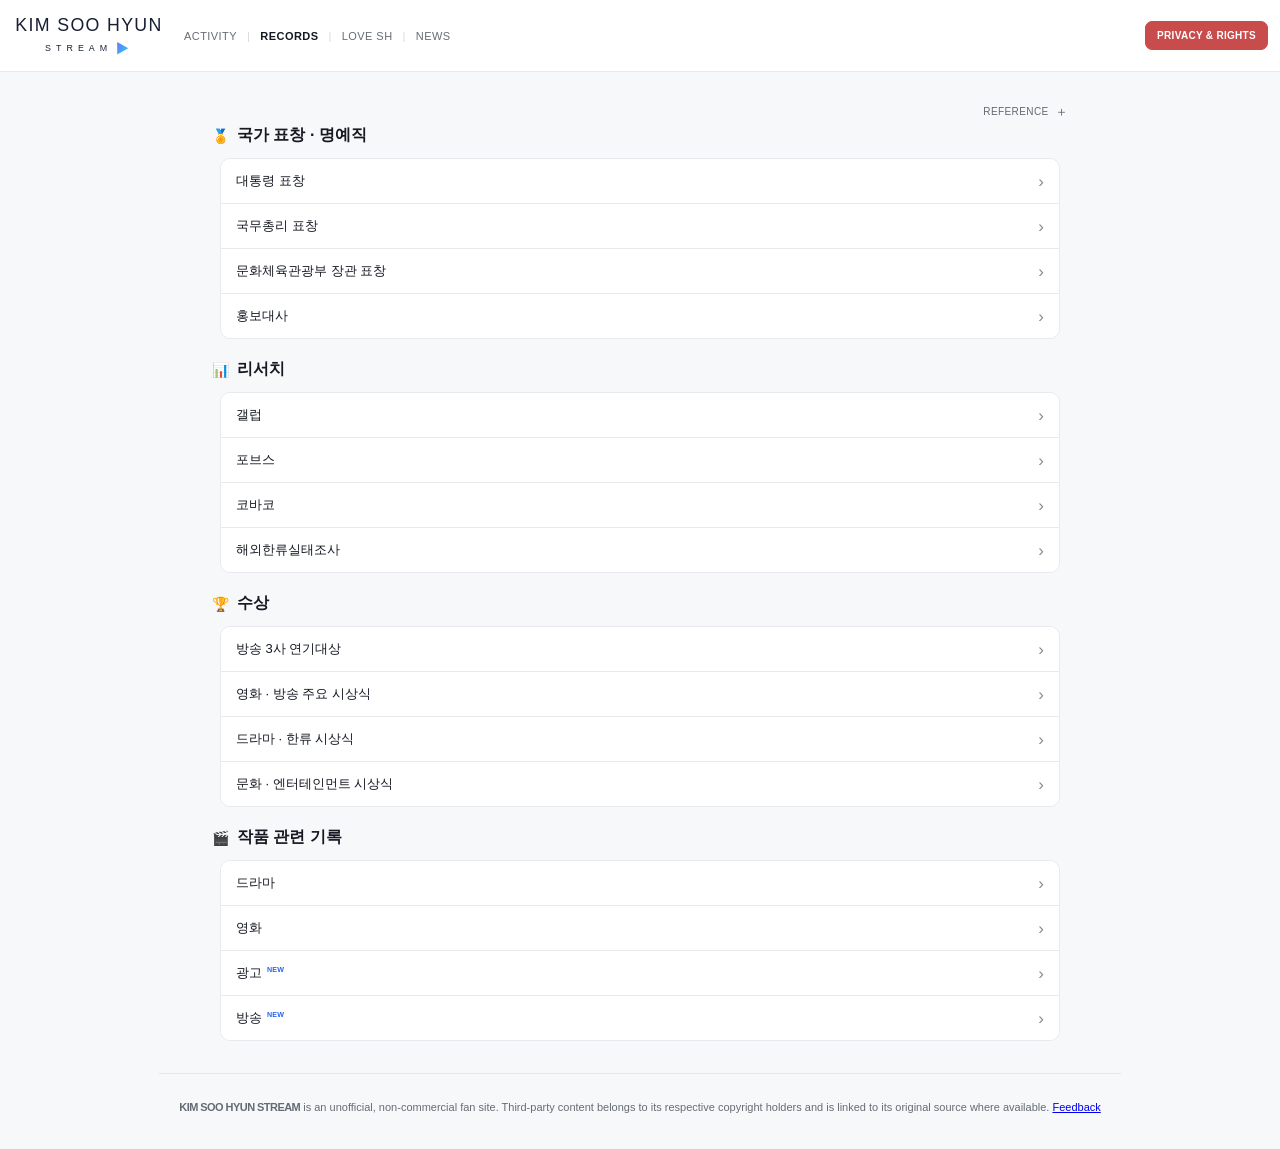
<file: records.html>
<!DOCTYPE html>
<html lang="ko">
<head>
    <meta charset="UTF-8">
    <meta name="viewport" content="width=device-width, initial-scale=1.0">
    <meta name="robots" content="noindex, nofollow, noarchive, nosnippet">
    <meta name="referrer" content="no-referrer">
    <title>KIM SOO HYUN STREAM</title>
    <link rel="icon" type="image/svg+xml" href="assets/favicon.svg">
    <link rel="stylesheet" href="css/style.css">
    <link rel="stylesheet" href="css/easter-egg.css">


    <!-- Open Graph -->
    <meta property="og:title" content="KIM SOO HYUN STREAM">
    <meta property="og:description" content="배우 김수현 콘텐츠 큐레이션 팬 페이지">
    <meta property="og:type" content="website">
    <meta property="og:url" content="https://kingsoohyun.github.io/stream/records.html">
    <meta property="og:image" content="https://kingsoohyun.github.io/stream/assets/stream.png">
    <meta property="og:image:width" content="1200">
    <meta property="og:image:height" content="630">

    <!-- X / Twitter Card -->
    <meta name="twitter:card" content="summary_large_image">
    <meta name="twitter:title" content="KIM SOO HYUN STREAM">
    <meta name="twitter:description" content="배우 김수현 콘텐츠 큐레이션 팬 페이지">
    <meta name="twitter:image" content="https://kingsoohyun.github.io/stream/assets/stream.png">


    <style>

        .records-page {
            max-width: 900px;
            margin: 0 auto;
            padding: 28px 20px 0;
        }

        .records-section {
            margin-bottom: 20px;
        }

        .records-section:last-child {
            margin-bottom: 0;
        }

        .records-section-head {
            display: flex;
            align-items: center;
            gap: 8px;
            margin-bottom: 12px;
            padding-left: 2px;
        }

        .records-section-head .icon {
            font-size: 14px
        }

        .records-section-head h2 {
            font-size: 16px;
            margin: 0;
            font-weight: 600
        }

        .records-list {
            border: 1px solid #e8e9ed;
            border-radius: 10px;
            margin-left: 10px;
            margin-right: 10px;
            overflow: hidden;
            background: #fff
        }

        .record-item {
            border-bottom: 1px solid #e8e9ed
        }

        .record-item:last-child {
            border-bottom: 0
        }

        .record-button {
            width: 100%;
            display: flex;
            align-items: center;
            justify-content: space-between;
            gap: 12px;
            padding: 13px 15px;
            border: 0;
            background: #fff;
            color: inherit;
            text-align: left;
            cursor: pointer;
            font: inherit
        }

        .record-button:hover {
            background: #fafafa
        }

        .record-title {
            font-size: 13px;
            font-weight: 500
        }

        .record-arrow {
            flex: none;
            color: #858b95;
            font-size: 17px;
            line-height: 1;
            transition: transform .2s ease
        }

        .record-item.open .record-arrow {
            transform: rotate(90deg)
        }

        .record-detail {
            display: none;
            padding: 0 15px 14px;
            border-top: 1px solid #f0f1f3
        }

        .record-item.open .record-detail {
            display: block
        }

        .record-entry {
            padding: 12px 0;
            border-bottom: 1px solid #f0f1f3
        }

        .record-entry:last-child {
            border-bottom: 0;
            padding-bottom: 0
        }

        .record-date {
            font-size: 10px;
            color: #858b95;
            margin-bottom: 4px
        }

        .record-entry-title {
            font-size: 13px;
            font-weight: 600;
            line-height: 1.5
        }

        .record-description {
            margin-top: 4px;
            font-size: 11px;
            line-height: 1.7;
            color: #555b65;
            white-space: pre-line
        }

        .record-links {
            display: flex;
            flex-wrap: wrap;
            gap: 6px;
            margin-top: 8px
        }

        .record-links a {
            display: inline-flex;
            align-items: center;
            padding: 4px 8px;
            border: 1px solid #e5e7eb;
            border-radius: 5px;
            color: #626872;
            font-size: 10px;
            text-decoration: none
        }

        .record-links a:hover {
            background: #f8f9fa
        }

        /* 하위 항목 */
        .record-sublist {
            display: none;
            padding: 2px 15px 8px;
            border-top: 1px solid #f0f1f3
        }

        .record-item.open > .record-sublist {
            display: block
        }

        .record-item.open > .record-button {
            background: #fafaf9;
        }

        .record-subitem {
            border-bottom: 1px solid #f0f1f3;
            padding: 9px 10px;
            font-size: 12px;
            line-height: 1.6;
        }

        .record-subitem:last-child {
            border-bottom: 0
        }

        .record-subitem-title {
            display: inline
        }

        .record-subitem-links {
            display: inline-flex;
            align-items: center;
            flex-wrap: wrap;
            gap: 4px;
            margin-left: 6px;
            vertical-align: middle;
            max-width: 100%;
        }

        .record-subitem-links a {
            display: inline-flex;
            align-items: center;
            padding: 3px 6px;
            border: 1px solid #4a78a8;
            border-radius: 4px;
            background: transparent;
            color: #4a78a8;
            font-size: 9px;
            line-height: 1;
            text-decoration: none;
            white-space: nowrap;
            transition: background-color 0.15s ease, color 0.15s ease
        }

        .record-subitem-links a:hover {
            background: #f1f6fb;
            color: #315f8d
        }

        .record-work {
            border-bottom: 1px solid #f0f1f3;
        }

        .record-work:last-child {
            border-bottom: 0;
        }

        .record-work-button {
            width: 100%;
            display: flex;
            align-items: center;
            justify-content: space-between;
            gap: 10px;
            padding: 9px 10px;
            border: 0;
            background: transparent;
            color: inherit;
            text-align: left;
            cursor: pointer;
            font: inherit
        }

        .record-work-button:hover {
            background: #fafafa;
        }

        .record-work-title {
            font-size: 12px;
            font-weight: 500;
        }

        .record-work-arrow {
            flex: none;
            color: #858b95;
            font-size: 15px;
            line-height: 1;
            transition: transform .2s ease
        }

        .record-work.open > .record-work-button .record-work-arrow {
            transform: rotate(90deg);
        }

        .record-work-list {
            display: none;
            padding: 0 10px;
        }

        .record-work.open > .record-work-list {
            display: block;
        }

        .records-empty {
            padding: 30px 20px;
            text-align: center;
            color: #858b95;
            font-size: 12px
        }


        /* =========================================================
           Reference Tree
           ========================================================= */

        .reference-menu {
            position: relative;
            display: flex;
            justify-content: flex-end;
            margin-bottom: 2px;
        }

        .reference-toggle {
            display: inline-flex;
            align-items: center;
            gap: 6px;
            padding: 5px 2px;
            border: 0;
            background: transparent;
            color: #626872;
            font: inherit;
            font-size: 10px;
            letter-spacing: .04em;
            cursor: pointer;
        }

        .reference-toggle:hover {
            color: #222;
        }

        .reference-toggle-icon {
            font-size: 13px;
            line-height: 1;
            transition: transform .2s ease;
        }

        .reference-menu.open .reference-toggle-icon {
            transform: rotate(45deg);
        }

        .reference-panel {
            display: none;
            position: absolute;
            top: 30px;
            right: 0;
            z-index: 20;
            width: min(620px, calc(100vw - 40px));
            padding: 16px 18px;
            border: 1px solid #e5e7eb;
            border-radius: 10px;
            background: rgba(255, 255, 255, .98);
            box-shadow: 0 8px 24px rgba(0, 0, 0, .08);
        }

        .reference-menu.open .reference-panel {
            display: block;
        }

        .reference-tree {
            display: grid;
            grid-template-columns: repeat(2, minmax(0, 1fr));
            gap: 2px 24px;
        }

        .reference-group {
            min-width: 0;
        }

        .reference-group-button {
            width: 100%;
            display: flex;
            align-items: center;
            gap: 7px;
            padding: 8px 2px;
            border: 0;
            background: transparent;
            color: #30343a;
            text-align: left;
            cursor: pointer;
            font: inherit;
            font-size: 11px;
            font-weight: 600;
        }

        .reference-group-button:hover {
            color: #4a78a8;
        }

        .reference-group-arrow {
            margin-left: auto;
            color: #a0a5ad;
            font-size: 13px;
            line-height: 1;
            transition: transform .18s ease;
        }

        .reference-group.open .reference-group-arrow {
            transform: rotate(90deg);
        }

        .reference-links {
            display: none;
            position: relative;
            margin: 0 0 6px 20px;
            padding: 2px 0 4px 13px;
            border-left: 1px solid #e1e4e8;
        }

        .reference-group.open .reference-links {
            display: flex;
            flex-direction: column;
        }

        .reference-links a {
            position: relative;
            display: block;
            padding: 5px 6px;
            color: #626872;
            font-size: 10px;
            line-height: 1.4;
            text-decoration: none;
            border-radius: 4px;
        }

        .reference-links a::before {
            content: '';
            position: absolute;
            left: -14px;
            top: 50%;
            width: 8px;
            height: 1px;
            background: #e1e4e8;
        }

        .reference-links a:hover {
            background: #f6f7f8;
            color: #315f8d;
        }


        @media (max-width: 800px) {

            .records-page {
                padding: 20px 12px 0;
            }

            .records-section {
                margin-bottom: 20px;
            }

            .records-section-head h2 {
                font-size: 16px
            }

            .record-button {
                padding: 11px 13px
            }

            .record-detail {
                padding: 0 13px 12px
            }

            .record-entry {
                padding: 11px 0
            }

            .record-sublist {
                padding: 2px 13px 6px
            }

            .record-subitem {
                padding: 8px 8px;
            }

            .record-subitem-links {
                margin-left: 5px;
                gap: 4px
            }

            .record-subitem-links a {
                font-size: 9px
            }

            .records-list {
                margin-left: 10px;
                margin-right: 10px;
            }
        }


        @media (max-width: 600px) {

            .reference-menu {
                margin-bottom: 14px;
            }

            .reference-panel {
                width: min(420px, calc(100vw - 24px));
                right: -2px;
                padding: 14px;
            }

            .reference-tree {
                grid-template-columns: 1fr;
                gap: 0;
            }

        }


        /* System dark mode: color only; keep the original records layout unchanged. */
        @media (prefers-color-scheme: dark) {
            :root {
                color-scheme: dark;
            }

            html, body {
                background: #0f1114;
                color: #eceef1;
            }

            .site-header {
                background: #121418;
                border-color: #292d34;
            }

            .brand strong {
                color: #eceef1;
            }

            .brand span, .platform small, .section-head span {
                color: #858b95;
            }

            .header-action a {
                color: #fff;
            }

            footer, .footer {
                background: #0f1114;
                border-color: #292d34;
                color: #858b95;
            }

            a {
                color: #9eb9d4;
            }

            .records-page {
                color: #eceef1;
                background: transparent;
            }

            .records-section-head h2 {
                color: #eceef1;
            }

            .records-list {
                border-color: #292d34;
                background: #16191e;
            }

            .record-item {
                border-bottom-color: #292d34;
            }

            .record-button {
                background: #16191e;
                color: #eceef1;
            }

            .record-button:hover {
                background: #1c2026;
            }

            .record-item.open > .record-button {
                background: #1b1f24;
            }

            .record-title, .record-entry-title, .record-subitem-title {
                color: #eceef1;
            }

            .record-arrow, .record-date {
                color: #aab0b8;
            }

            .record-detail {
                border-top-color: #292d34;
            }

            .record-entry {
                border-bottom-color: #292d34;
            }

            .record-description {
                color: #b7bdc6;
            }

            .record-links a {
                border-color: #71833a;
                color: #d8f36a;
            }

            .record-links a:hover {
                background: #242b1d;
                color: #e7ff9a;
            }

            .record-sublist {
                border-top-color: #292d34;
            }

            .record-subitem {
                border-bottom-color: #292d34;
                color: #d5d9df;
            }

            .record-subitem-links a {
                border-color: #71833a;
                color: #d8f36a;
            }

            .record-subitem-links a:hover {
                background: #242b1d;
                color: #e7ff9a;
            }

            .record-sublist {
                border-top-color: #292d34;
            }

            .record-subitem {
                border-bottom-color: #292d34;
                color: #d5d9df;
            }

            .record-subitem-links a {
                border-color: #71833a;
                color: #d8f36a;
            }

            .record-subitem-links a:hover {
                background: #242b1d;
                color: #e7ff9a;
            }


            /* 작품별 2차 항목 */
            .record-work {
                border-bottom-color: #292d34;
            }

            .record-work-button:hover {
                background: #24272c;
            }

            .record-work-arrow {
                color: #858b95;
            }

            .records-empty {
                color: #aab0b8;
            }


            /* Reference Tree - dark mode */
            .reference-toggle {
                color: #aab0b8;
            }

            .reference-toggle:hover {
                color: #fff;
            }

            .reference-panel {
                border-color: #292d34;
                background: rgba(22, 25, 30, .98);
                box-shadow: 0 8px 24px rgba(0, 0, 0, .3);
            }

            .reference-group-button {
                color: #eceef1;
            }

            .reference-group-button:hover {
                color: #d8f36a;
            }

            .reference-group-arrow {
                color: #858b95;
            }

            .reference-links {
                border-left-color: #3a3f47;
            }

            .reference-links a {
                color: #b7bdc6;
            }

            .reference-links a::before {
                background: #3a3f47;
            }

            .reference-links a:hover {
                background: #242b1d;
                color: #e7ff9a;
            }
        }
    </style>

    <!-- Google tag (gtag.js) -->
    <script async src="https://www.googletagmanager.com/gtag/js?id=G-312KR316P2"></script>
    <script>
        window.dataLayer = window.dataLayer || [];

        function gtag() {
            dataLayer.push(arguments);
        }

        gtag('js', new Date());

        gtag('config', 'G-312KR316P2');
    </script>
</head>

<body>

<header class="site-header">
    <div class="brand">
        <a href="index.html" aria-label="KIM SOO HYUN STREAM">
            <picture>
                <source srcset="assets/stream-dark.svg" media="(prefers-color-scheme: dark)">
                <img src="assets/stream.svg" alt="KIM SOO HYUN STREAM" width="216" height="70" fetchpriority="high">
            </picture>
        </a>
    </div>

    <nav class="site-nav" aria-label="Site navigation">
        <a href="events.html">ACTIVITY</a>
        <span>|</span>
        <a href="records.html" aria-current="page">RECORDS</a>
        <span>|</span>
        <a href="tweets.html">LOVE SH</a>
        <span>|</span>
        <a href="news.html">NEWS</a>
    </nav>

    <nav class="header-action">
        <a href="rights.html">
            PRIVACY &amp; RIGHTS
        </a>
    </nav>
</header>


<main class="records-page">

    <!--    <div class="records-intro">-->
    <!--        &lt;!&ndash;        <h1>RECORDS</h1>&ndash;&gt;-->
    <!--        &lt;!&ndash;        <p>주요 기록 및 수상 · 명예직</p>&ndash;&gt;-->
    <!--    </div>-->


    <div class="reference-menu" id="referenceMenu">

        <button
                type="button"
                class="reference-toggle"
                id="referenceToggle"
                aria-expanded="false"
                aria-controls="referencePanel"
        >
            REFERENCE
            <span class="reference-toggle-icon">＋</span>
        </button>


        <div class="reference-panel" id="referencePanel">
            <div class="reference-tree">
                <div class="reference-group">
                    <button type="button" class="reference-group-button">
                        🏆 시상식
                        <span class="reference-group-arrow">›</span>
                    </button>

                    <div class="reference-links">
                        <!-- 국내 주요 -->
                        <a href="https://www.baeksangawards.co.kr" target="_blank" rel="noopener noreferrer">백상예술대상</a>
                        <a href="https://www.blueaward.co.kr/awards/" target="_blank" rel="noopener noreferrer">청룡영화제</a>
                        <a href="https://bsa.blueaward.co.kr/series/" target="_blank"
                           rel="noopener noreferrer">청룡시리즈어워즈</a>
                        <a href="https://daejong.or.kr" target="_blank" rel="noopener noreferrer">대종상영화제</a>
                        <a href="https://www.seouldrama.org" target="_blank" rel="noopener noreferrer">서울드라마어워즈(SDA)</a>
                        <a href="http://kdfo.org/" target="_blank" rel="noopener noreferrer">코리아드라마어워즈(KDF)</a>
                        <a href="http://kdfo.org/" target="_blank" rel="noopener noreferrer">아시아태평양스타어워즈(APAN)</a>
                        <a href="https://www.asiaartistawards.com" target="_blank" rel="noopener noreferrer">아시아아티스트어워즈(AAA)</a>

                        <!-- 국내 기타 -->
                        <a href="https://k-expo.newsis.com" target="_blank" rel="noopener noreferrer">뉴시스한류엑스포</a>
                        <a href="https://abk.kcforum.co.kr" target="_blank" rel="noopener noreferrer">올해의브랜드대상</a>

                        <!-- 아시아 -->
                        <a href="https://www.asiantelevisionawards.net" target="_blank" rel="noopener noreferrer">Asian
                            TV Awards(ATA)</a>
                        <a href="https://www.asianacademycreativeawards.com" target="_blank" rel="noopener noreferrer">Asian
                            Academy Creative Awards(AACA)</a>

                        <!-- 국제 -->
                        <a href="https://www.iemmys.tv" target="_blank" rel="noopener noreferrer">International Emmy
                            Awards</a>
                    </div>
                </div>


                <div class="reference-group">
                    <button type="button" class="reference-group-button">
                        📊 리서치
                        <span class="reference-group-arrow">›</span>
                    </button>

                    <div class="reference-links">
                        <a href="https://www.gallup.co.kr" target="_blank" rel="noopener noreferrer">한국갤럽</a>
                        <a href="https://www.kobaco.co.kr" target="_blank" rel="noopener noreferrer">한국방송광고진흥공사</a>
                        <a href="https://www.forbeskorea.co.kr" target="_blank" rel="noopener noreferrer">포브스코리아</a>
                        <a href="https://www.archivecenter.net/hallyuresearch/archive/CollectionGroupView.do?con_group_id=671"
                           target="_blank" rel="noopener noreferrer">해외한류실태조사</a>
                    </div>
                </div>


                <div class="reference-group">
                    <button type="button" class="reference-group-button">
                        🔎 데이터
                        <span class="reference-group-arrow">›</span>
                    </button>

                    <div class="reference-links">
                        <a href="https://www.nielsenkorea.co.kr/tv_terrestrial_day.asp?menu=Tit_1&sub_menu=1_1&area=01"
                           target="_blank" rel="noopener noreferrer">닐슨 시청률</a>
                        <a href="https://www.fundex.co.kr" target="_blank" rel="noopener noreferrer">펀덱스 화제성</a>
                        <a href="https://flixpatrol.com/person/kim-soo-hyun/" target="_blank" rel="noopener noreferrer">플릭스패트롤</a>
                        <a href="https://www.imdb.com/name/nm4633543/" target="_blank"
                           rel="noopener noreferrer">IMDb</a>
                        <a href="https://www.themoviedb.org/person/1251581" target="_blank" rel="noopener noreferrer">TMDB</a>
                        <a href="https://dart.fss.or.kr" target="_blank" rel="noopener noreferrer">DART</a>
                    </div>
                </div>


                <div class="reference-group">
                    <button type="button" class="reference-group-button">
                        🏛️ 정부·공공기관
                        <span class="reference-group-arrow">›</span>
                    </button>

                    <div class="reference-links">
                        <a href="https://www.mcst.go.kr/site/s_notice/press/pressList.jsp" target="_blank"
                           rel="noopener noreferrer">문화체육관광부</a>
                        <a href="https://www.nts.go.kr" target="_blank" rel="noopener noreferrer">국세청</a>
                        <a href="https://korean.visitkorea.or.kr" target="_blank" rel="noopener noreferrer">한국관광공사</a>
                    </div>
                </div>


                <div class="reference-group">
                    <button type="button" class="reference-group-button">
                        🎬 콘텐츠 사업자
                        <span class="reference-group-arrow">›</span>
                    </button>

                    <div class="reference-links">
                        <a href="https://cjnews.cj.net/category/press-center" target="_blank" rel="noopener noreferrer">CJ</a>
                        <a href="https://www.studiodragon.net/pr/news/" target="_blank"
                           rel="noopener noreferrer">스튜디오드래곤</a>
                        <a href="https://about.netflix.com/en/newsroom" target="_blank" rel="noopener noreferrer">Netflix</a>
                        <a href="https://press.disneyplus.com" target="_blank" rel="noopener noreferrer">Disney+</a>
                        <a href="https://www.tving.com" target="_blank" rel="noopener noreferrer">TVING</a>
                        <a href="https://news.coupang.com/" target="_blank" rel="noopener noreferrer">쿠팡플레이</a>
                    </div>

                </div>

                <div class="reference-group">
                    <button type="button" class="reference-group-button">
                        📚 참고자료
                        <span class="reference-group-arrow">›</span>
                    </button>

                    <div class="reference-links">
                        <a href="https://en.wikipedia.org/wiki/Kim_Soo-hyun" target="_blank" rel="noopener noreferrer">Wikipedia</a>
                        <a href="https://namu.wiki/w/%EA%B9%80%EC%88%98%ED%98%84" target="_blank"
                           rel="noopener noreferrer">나무위키</a>
                    </div>
                </div>


                <!--                <div class="reference-group">-->

                <!--                    <button type="button" class="reference-group-button">-->
                <!--                        👤 김수현-->
                <!--                        <span class="reference-group-arrow">›</span>-->
                <!--                    </button>-->

                <!--                    <div class="reference-links">-->
                <!--                        <a href="#" target="_blank" rel="noopener noreferrer">Gold Medalist</a>-->
                <!--                        <a href="#" target="_blank" rel="noopener noreferrer">Gold Medalist Instagram</a>-->
                <!--                        <a href="#" target="_blank" rel="noopener noreferrer">Kim Soo Hyun Instagram</a>-->
                <!--                        <a href="#" target="_blank" rel="noopener noreferrer">Kim Soo Hyun Weibo</a>-->
                <!--                    </div>-->

                <!--                </div>-->


                <!--                <div class="reference-group">-->

                <!--                    <button type="button" class="reference-group-button">-->
                <!--                        📺 OTT-->
                <!--                        <span class="reference-group-arrow">›</span>-->
                <!--                    </button>-->

                <!--                    <div class="reference-links">-->
                <!--                        <a href="#" target="_blank" rel="noopener noreferrer">Netflix</a>-->
                <!--                        <a href="#" target="_blank" rel="noopener noreferrer">Disney+</a>-->
                <!--                    </div>-->

                <!--                </div>-->


                <!--                <div class="reference-group">-->

                <!--                    <button type="button" class="reference-group-button">-->
                <!--                        📱 SNS-->
                <!--                        <span class="reference-group-arrow">›</span>-->
                <!--                    </button>-->

                <!--                    <div class="reference-links">-->
                <!--                        <a href="#" target="_blank" rel="noopener noreferrer">Netflix Korea Instagram</a>-->
                <!--                        <a href="#" target="_blank" rel="noopener noreferrer">Netflix Korea X</a>-->
                <!--                        <a href="#" target="_blank" rel="noopener noreferrer">Netflix Korea YouTube</a>-->
                <!--                        <a href="#" target="_blank" rel="noopener noreferrer">Disney+ Korea Instagram</a>-->
                <!--                        <a href="#" target="_blank" rel="noopener noreferrer">Disney+ Japan Instagram</a>-->
                <!--                        <a href="#" target="_blank" rel="noopener noreferrer">Disney+ Singapore Instagram</a>-->
                <!--                        <a href="#" target="_blank" rel="noopener noreferrer">Disney+ Korea YouTube</a>-->
                <!--                        <a href="#" target="_blank" rel="noopener noreferrer">Disney+ Korea X</a>-->
                <!--                        <a href="#" target="_blank" rel="noopener noreferrer">tvN YouTube</a>-->
                <!--                        <a href="#" target="_blank" rel="noopener noreferrer">tvN Instagram</a>-->
                <!--                        <a href="#" target="_blank" rel="noopener noreferrer">tvN X</a>-->
                <!--                        <a href="#" target="_blank" rel="noopener noreferrer">Studio Dragon X</a>-->
                <!--                    </div>-->

                <!--                </div>-->


                <!--                <div class="reference-group">-->

                <!--                    <button type="button" class="reference-group-button">-->
                <!--                        📝 블로그-->
                <!--                        <span class="reference-group-arrow">›</span>-->
                <!--                    </button>-->

                <!--                    <div class="reference-links">-->
                <!--                        <a href="#" target="_blank" rel="noopener noreferrer">강경윤 기자</a>-->
                <!--                    </div>-->

                <!--                </div>-->


                <!--                <div class="reference-group">-->

                <!--                    <button type="button" class="reference-group-button">-->
                <!--                        ⭐ 팬사이트-->
                <!--                        <span class="reference-group-arrow">›</span>-->
                <!--                    </button>-->

                <!--                    <div class="reference-links">-->
                <!--                        <a href="#" target="_blank" rel="noopener noreferrer">네이버블로그 1111</a>-->
                <!--                        <a href="#" target="_blank" rel="noopener noreferrer">티스토리 shing</a>-->
                <!--                        <a href="#" target="_blank" rel="noopener noreferrer">티스토리 adam</a>-->
                <!--                    </div>-->

                <!--                </div>-->

            </div>

        </div>

    </div>


    <div id="records"></div>

</main>


<footer>
    <div class="footer-notice">
        <strong>KIM SOO HYUN STREAM</strong> is an unofficial, non-commercial fan site.
        Third-party content belongs to its respective copyright holders and is linked to its original source where
        available.
        <a href="mailto:kimsoohyun.stream@gmail.com">Feedback</a>
    </div>
</footer>


<button
        type="button"
        class="back-to-top"
        id="backToTop"
        aria-label="Back to top"
        title="Back to top"
>
    ↑
</button>


<script>

    async function loadRecords() {

        const container = document.getElementById('records');

        try {

            const response = await fetch('data/records.json');

            if (!response.ok) {
                throw new Error('Failed to load records.json');
            }

            const data = await response.json();

            data.categories.forEach(category => {

                const section = document.createElement('section');
                section.className = 'records-section';

                section.innerHTML = `
                <div class="records-section-head">
                    <span class="icon">${category.icon || ''}</span>
                    <h2></h2>
                </div>
                <div class="records-list"></div>
            `;

                section.querySelector('h2').textContent = category.title;

                const list = section.querySelector('.records-list');

                renderItems(category.items || [], list);

                container.appendChild(section);
            });

        } catch (error) {

            console.error(error);

            container.innerHTML =
                '<div class="records-empty">기록을 불러오지 못했습니다.</div>';
        }
    }


    function renderItems(items, container) {

        items.forEach(item => {

            const itemElement = document.createElement('div');
            itemElement.className = 'record-item';


            /* =====================================================
               하위 항목이 있는 경우
               ===================================================== */

            if (item.items) {

                const button = createButton(item.title);

                if (item.new) {
                    const badge = document.createElement('span');
                    badge.className = 'new-badge';
                    badge.textContent = 'NEW';

                    const title = button.querySelector('.record-title');
                    title.appendChild(badge);
                }

                const subList = document.createElement('div');

                subList.className = 'record-sublist';


                /*
                 * work가 있는 항목인지 확인
                 * work가 없으면 기존 방식 그대로 출력
                 */

                const hasWork =
                    item.items.some(subItem => subItem.work);


                if (hasWork) {

                    const workGroups = new Map();


                    /*
                     * work가 있는 항목은 작품별로 그룹화
                     * work가 없는 항목은 기존 subitem으로 유지
                     */

                    item.items.forEach(subItem => {

                        if (subItem.work) {

                            if (!workGroups.has(subItem.work)) {
                                workGroups.set(subItem.work, []);
                            }

                            workGroups
                                .get(subItem.work)
                                .push(subItem);

                        } else {

                            const subItemElement =
                                document.createElement('div');

                            subItemElement.className =
                                'record-subitem';


                            const title =
                                document.createElement('span');

                            title.className =
                                'record-subitem-title';

                            title.textContent =
                                subItem.title;

                            subItemElement.appendChild(title);

                            if (subItem.new) {
                                const badge = document.createElement('span');
                                badge.className = 'new-badge';
                                badge.textContent = 'NEW';
                                subItemElement.appendChild(badge);
                            }


                            if (subItem.links &&
                                subItem.links.length) {

                                const links =
                                    document.createElement('span');

                                links.className =
                                    'record-subitem-links';


                                subItem.links.forEach(link => {

                                    const a =
                                        document.createElement('a');

                                    a.href = link.url;
                                    a.target = '_blank';
                                    a.rel =
                                        'noopener noreferrer';

                                    a.textContent =
                                        link.label || '관련 링크';

                                    links.appendChild(a);
                                });


                                subItemElement.appendChild(links);
                            }


                            subList.appendChild(subItemElement);
                        }

                    });


                    /* =================================================
                       작품별 2차 하위 항목
                       ================================================= */

                    workGroups.forEach((records, work) => {

                        const workElement =
                            document.createElement('div');

                        workElement.className =
                            'record-work';


                        /* 작품명 버튼 */

                        const workButton =
                            document.createElement('button');

                        workButton.type = 'button';

                        workButton.className =
                            'record-work-button';

                        workButton.setAttribute(
                            'aria-expanded',
                            'false'
                        );


                        const workTitle =
                            document.createElement('span');

                        workTitle.className =
                            'record-work-title';

                        workTitle.textContent =
                            work;


                        const workArrow =
                            document.createElement('span');

                        workArrow.className =
                            'record-work-arrow';

                        workArrow.textContent =
                            '›';


                        workButton.appendChild(workTitle);
                        workButton.appendChild(workArrow);


                        /* 작품 안의 실제 기록 */

                        const workList =
                            document.createElement('div');

                        workList.className =
                            'record-work-list';


                        records.forEach(record => {

                            /*
                             * 실제 기록은 기존 record-subitem 스타일 그대로 사용
                             */

                            const subItemElement =
                                document.createElement('div');

                            subItemElement.className =
                                'record-subitem';


                            const title =
                                document.createElement('span');

                            title.className =
                                'record-subitem-title';

                            title.textContent =
                                record.title;

                            subItemElement.appendChild(title);

                            if (record.new) {
                                const badge = document.createElement('span');
                                badge.className = 'new-badge';
                                badge.textContent = 'NEW';
                                subItemElement.appendChild(badge);
                            }


                            if (record.links &&
                                record.links.length) {

                                const links =
                                    document.createElement('span');

                                links.className =
                                    'record-subitem-links';


                                record.links.forEach(link => {

                                    const a =
                                        document.createElement('a');

                                    a.href = link.url;
                                    a.target = '_blank';
                                    a.rel =
                                        'noopener noreferrer';

                                    a.textContent =
                                        link.label || '관련 링크';

                                    links.appendChild(a);
                                });


                                subItemElement.appendChild(links);
                            }


                            workList.appendChild(subItemElement);

                        });


                        workElement.appendChild(workButton);
                        workElement.appendChild(workList);

                        subList.appendChild(workElement);


                        /* 작품 열기 / 닫기 */

                        workButton.addEventListener('click', () => {

                            const isOpen =
                                workElement.classList.contains('open');


                            /*
                             * 같은 작품 분류 안에서는 하나만 열림
                             */

                            subList
                                .querySelectorAll(
                                    ':scope > .record-work.open'
                                )
                                .forEach(openWork => {

                                    if (openWork !== workElement) {

                                        openWork.classList.remove('open');

                                        const openButton =
                                            openWork.querySelector(
                                                ':scope > .record-work-button'
                                            );

                                        if (openButton) {

                                            openButton.setAttribute(
                                                'aria-expanded',
                                                'false'
                                            );
                                        }
                                    }
                                });


                            if (isOpen) {

                                workElement.classList.remove('open');

                                workButton.setAttribute(
                                    'aria-expanded',
                                    'false'
                                );

                            } else {

                                workElement.classList.add('open');

                                workButton.setAttribute(
                                    'aria-expanded',
                                    'true'
                                );
                            }

                        });

                    });


                } else {

                    /*
                     * work가 전혀 없는 기존 하위 항목
                     * 기존 코드와 동일하게 출력
                     */

                    item.items.forEach(subItem => {

                        const subItemElement =
                            document.createElement('div');

                        subItemElement.className =
                            'record-subitem';


                        const title =
                            document.createElement('span');

                        title.className =
                            'record-subitem-title';

                        title.textContent =
                            subItem.title;

                        subItemElement.appendChild(title);

                        if (subItem.new) {
                            const badge = document.createElement('span');
                            badge.className = 'new-badge';
                            badge.textContent = 'NEW';
                            subItemElement.appendChild(badge);
                        }


                        if (subItem.links &&
                            subItem.links.length) {

                            const links =
                                document.createElement('span');

                            links.className =
                                'record-subitem-links';


                            subItem.links.forEach(link => {

                                const a =
                                    document.createElement('a');

                                a.href = link.url;
                                a.target = '_blank';
                                a.rel =
                                    'noopener noreferrer';

                                a.textContent =
                                    link.label || '관련 링크';

                                links.appendChild(a);
                            });


                            subItemElement.appendChild(links);
                        }


                        subList.appendChild(subItemElement);

                    });

                }


                itemElement.appendChild(button);
                itemElement.appendChild(subList);
                container.appendChild(itemElement);


                /* =================================================
                   상위 분류 열기 / 닫기
                   ================================================= */

                button.addEventListener('click', () => {

                    const isOpen =
                        itemElement.classList.contains('open');


                    document
                        .querySelectorAll('.record-item.open')
                        .forEach(openItem => {

                            if (openItem !== itemElement) {

                                openItem.classList.remove('open');

                                const openButton =
                                    openItem.querySelector(
                                        ':scope > .record-button'
                                    );

                                if (openButton) {

                                    openButton.setAttribute(
                                        'aria-expanded',
                                        'false'
                                    );
                                }
                            }
                        });


                    if (isOpen) {

                        itemElement.classList.remove('open');

                        button.setAttribute(
                            'aria-expanded',
                            'false'
                        );

                    } else {

                        itemElement.classList.add('open');

                        button.setAttribute(
                            'aria-expanded',
                            'true'
                        );
                    }

                });

                return;
            }


            /* =====================================================
               일반 기록 항목
               ===================================================== */

            const button = createButton(item.title);

            const detail = document.createElement('div');
            detail.className = 'record-detail';


            (item.records || []).forEach(record => {

                const entry =
                    document.createElement('div');

                entry.className =
                    'record-entry';


                if (record.date) {

                    const date =
                        document.createElement('div');

                    date.className =
                        'record-date';

                    date.textContent =
                        record.date;

                    entry.appendChild(date);
                }


                if (record.title) {

                    const recordTitle =
                        document.createElement('div');

                    recordTitle.className =
                        'record-entry-title';

                    recordTitle.textContent =
                        record.title;

                    entry.appendChild(recordTitle);
                }


                if (record.description) {

                    const description =
                        document.createElement('div');

                    description.className =
                        'record-description';

                    description.textContent =
                        record.description;

                    entry.appendChild(description);
                }


                if (record.links &&
                    record.links.length) {

                    const links =
                        document.createElement('div');

                    links.className =
                        'record-links';


                    record.links.forEach(link => {

                        const a =
                            document.createElement('a');

                        a.href = link.url;
                        a.target = '_blank';
                        a.rel =
                            'noopener noreferrer';

                        a.textContent =
                            (link.label || '관련 링크') + ' ↗';

                        links.appendChild(a);
                    });


                    entry.appendChild(links);
                }


                detail.appendChild(entry);

            });


            itemElement.appendChild(button);
            itemElement.appendChild(detail);
            container.appendChild(itemElement);


            button.addEventListener('click', () => {

                const isOpen =
                    itemElement.classList.contains('open');


                document
                    .querySelectorAll('.record-item.open')
                    .forEach(openItem => {

                        if (openItem !== itemElement) {

                            openItem.classList.remove('open');

                            const openButton =
                                openItem.querySelector(
                                    ':scope > .record-button'
                                );

                            if (openButton) {

                                openButton.setAttribute(
                                    'aria-expanded',
                                    'false'
                                );
                            }
                        }
                    });


                if (isOpen) {

                    itemElement.classList.remove('open');

                    button.setAttribute(
                        'aria-expanded',
                        'false'
                    );

                } else {

                    itemElement.classList.add('open');

                    button.setAttribute(
                        'aria-expanded',
                        'true'
                    );
                }

            });

        });
    }


    /* 공통 버튼 생성 */
    function createButton(titleText) {

        const button = document.createElement('button');

        button.type = 'button';
        button.className = 'record-button';
        button.setAttribute('aria-expanded', 'false');

        const title = document.createElement('span');
        title.className = 'record-title';
        title.textContent = titleText;

        const arrow = document.createElement('span');
        arrow.className = 'record-arrow';
        arrow.textContent = '›';

        button.appendChild(title);
        button.appendChild(arrow);

        return button;
    }


    loadRecords();


    /* =========================================================
       Reference Tree
       ========================================================= */

    const referenceMenu =
        document.getElementById('referenceMenu');

    const referenceToggle =
        document.getElementById('referenceToggle');

    const referenceGroups =
        document.querySelectorAll('.reference-group');


    referenceToggle.addEventListener('click', () => {

        const isOpen =
            referenceMenu.classList.contains('open');

        referenceMenu.classList.toggle('open');

        referenceToggle.setAttribute(
            'aria-expanded',
            String(!isOpen)
        );
    });


    referenceGroups.forEach(group => {

        const button =
            group.querySelector('.reference-group-button');

        button.addEventListener('click', () => {

            const isOpen =
                group.classList.contains('open');


            referenceGroups.forEach(otherGroup => {

                otherGroup.classList.remove('open');

            });


            if (!isOpen) {
                group.classList.add('open');
            }
        });

    });


    document.addEventListener('click', event => {

        if (!referenceMenu.contains(event.target)) {

            referenceMenu.classList.remove('open');

            referenceToggle.setAttribute(
                'aria-expanded',
                'false'
            );

            referenceGroups.forEach(group => {
                group.classList.remove('open');
            });
        }
    });

</script>


<script>

    const backToTop =
        document.getElementById("backToTop");

    window.addEventListener("scroll", () => {

        backToTop.classList.toggle(
            "show",
            window.scrollY > 600
        );

    });


    backToTop.addEventListener("click", () => {

        window.scrollTo({
            top: 0,
            behavior: "smooth"
        });

    });

</script>


<script src="js/easter-egg.js"></script>

</body>
</html>
</file>
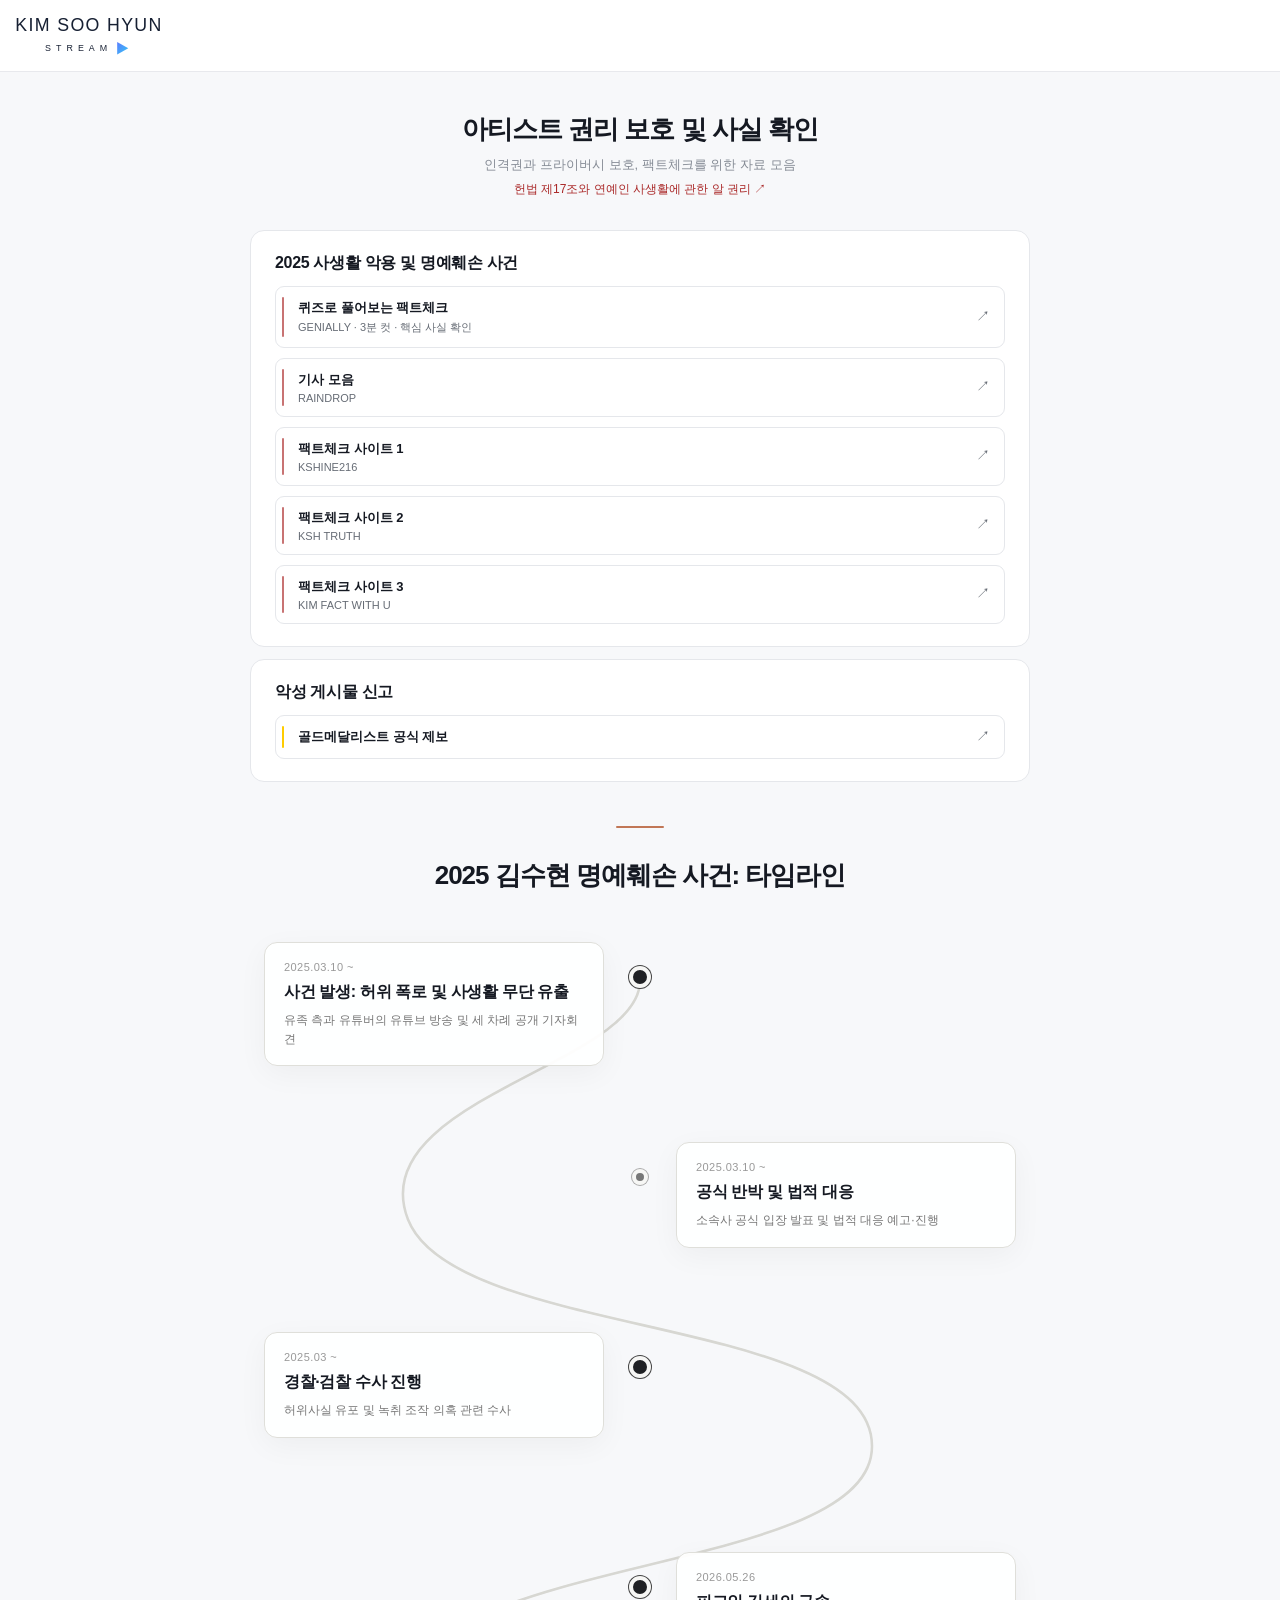
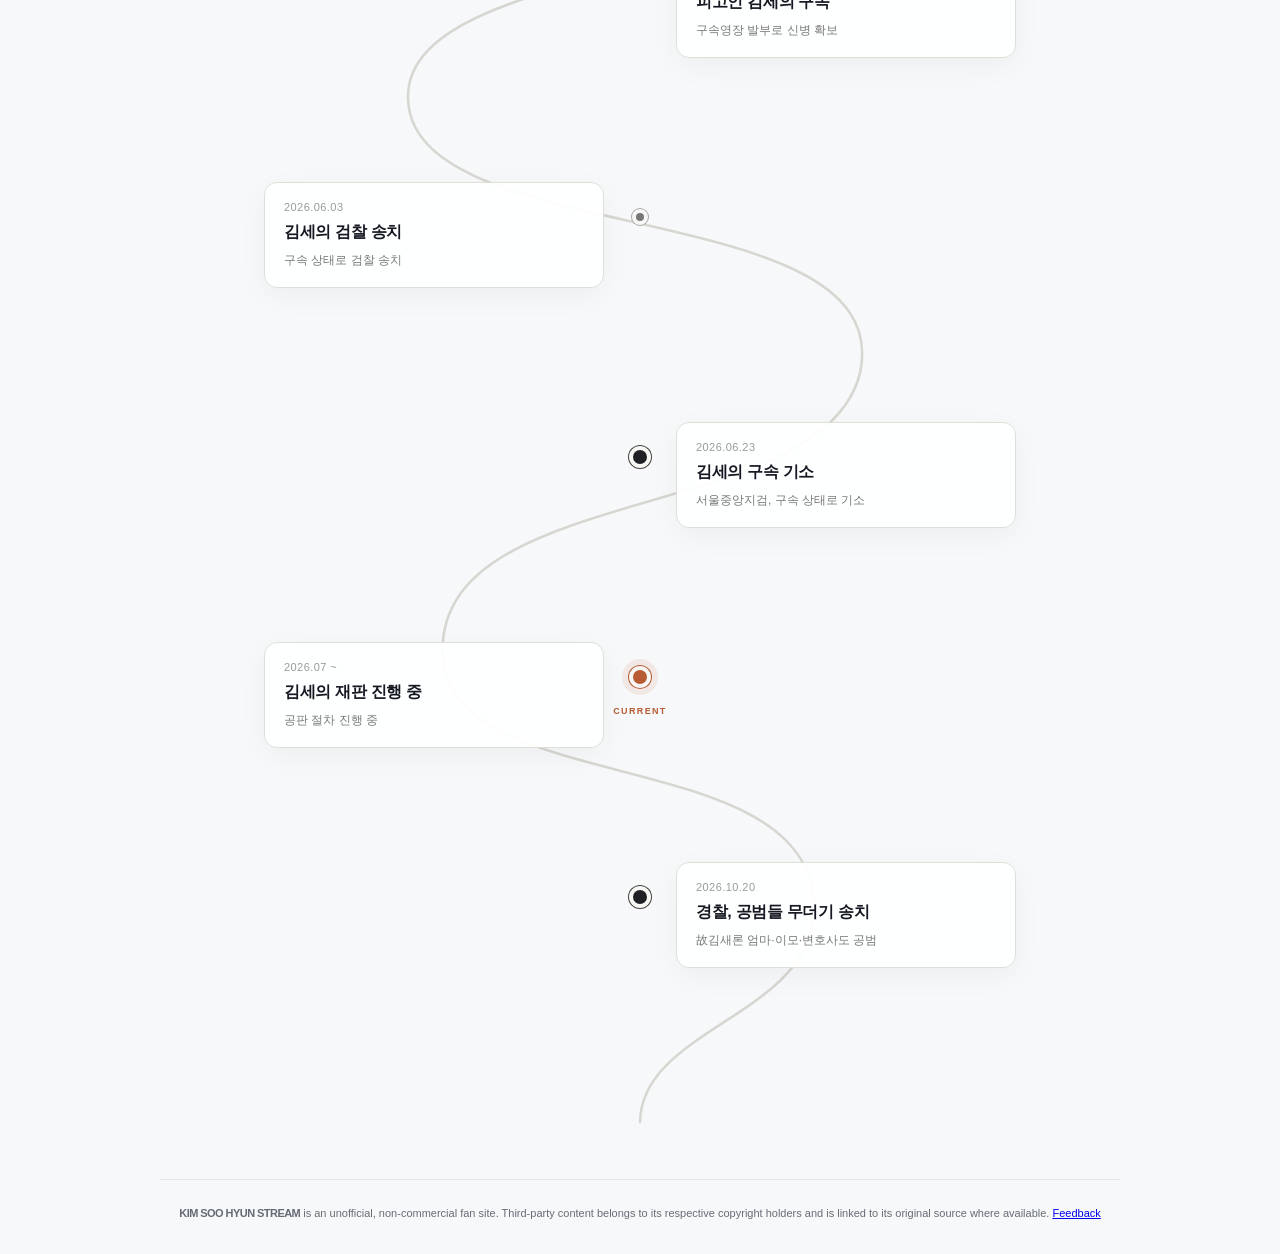
<file: rights.html>
<!doctype html>

<html lang="ko">
<head>
    <meta charset="utf-8">
    <meta name="viewport" content="width=device-width, initial-scale=1">
    <meta name="color-scheme" content="light dark">
    <meta name="robots" content="noindex, nofollow, noarchive, nosnippet">
    <title>KIM SOO HYUN STREAM</title>
    <link rel="icon" type="image/svg+xml" href="assets/favicon.svg">
    <link rel="stylesheet" href="css/style.css">
    <link rel="stylesheet" href="css/easter-egg.css">

    <!-- Open Graph -->
    <meta property="og:title" content="KIM SOO HYUN STREAM">
    <meta property="og:description" content="배우 김수현 콘텐츠 큐레이션 팬 페이지">
    <meta property="og:type" content="website">
    <meta property="og:url" content="https://kingsoohyun.github.io/stream/rights.html">
    <meta property="og:image" content="https://kingsoohyun.github.io/stream/assets/stream.png">
    <meta property="og:image:width" content="1200">
    <meta property="og:image:height" content="630">

    <!-- X / Twitter Card -->
    <meta name="twitter:card" content="summary_large_image">
    <meta name="twitter:title" content="KIM SOO HYUN STREAM">
    <meta name="twitter:description" content="배우 김수현 콘텐츠 큐레이션 팬 페이지">
    <meta name="twitter:image" content="https://kingsoohyun.github.io/stream/assets/stream.png">

    <style>
        :root {
            --case-bg: #f7f7f5;
            --case-text: #202124;
            --case-line: #d7d7d2;
            --case-card: rgba(255, 255, 255, .94);
            --case-current: #b65b32;
        }

        .rights-page {
            max-width: 820px;
            margin: 0 auto;
            padding: 20px 20px 0;
        }

        .rights-intro {
            padding: 0 0 20px;
            text-align: center;
        }

        .rights-intro h1 {
            margin: 0;
            font-size: 26px;
            letter-spacing: -.04em;
        }

        .rights-intro p {
            margin: 8px 0 0;
            color: #858b95;
            font-size: 13px;
            line-height: 1.6;
        }

        .rights-section {
            margin-top: 12px;
            padding: 22px 24px;
            background: #fff;
            border: 1px solid #e5e7eb;
            border-radius: 14px;
        }

        .rights-section:first-of-type {
            margin-top: 0;
        }

        .rights-section-head {
            margin-bottom: 12px;
        }

        .rights-section-head h2 {
            margin: 0;
            font-size: 16px;
            letter-spacing: -.02em;
        }

        .rights-links {
            display: grid;
            gap: 10px;
        }

        .rights-link {
            position: relative;
            display: flex;
            align-items: center;
            justify-content: space-between;
            gap: 18px;
            padding: 12px 14px 12px 22px;
            border: 1px solid #e5e7eb;
            border-radius: 9px;
            color: #151922;
            text-decoration: none;
            transition: background .15s ease, border-color .15s ease;
        }

        .rights-link:hover {
            background: #fafafa;
            border-color: #d7d9de;
        }

        .rights-link strong {
            display: block;
            font-size: 13px;
            font-weight: 600;
        }

        .rights-link small {
            display: block;
            margin-top: 3px;
            color: #666c75;
            font-size: 11px;
        }

        .rights-link-arrow {
            color: #666c75;
            font-size: 14px;
            flex: none;
        }

        .official-notice {
            margin: 0;
            padding: 10px 0;
            border-top: 1px solid #f0f1f3;
            border-bottom: 1px solid #f0f1f3;
        }

        .official-notice summary {
            display: flex;
            align-items: center;
            gap: 18px;
            list-style: none;
            cursor: pointer;
        }

        .official-notice summary::-webkit-details-marker {
            display: none;
        }

        .official-notice-date {
            flex: none;
            width: 72px;
            color: #666c75;
            font-size: 10px;
            white-space: nowrap;
        }

        .official-notice-title {
            color: #30343b;
            font-size: 12px;
            line-height: 1.5;
        }

        .notice-open {
            color: #666c75;
            font-size: 10px;
            white-space: nowrap;
        }

        .notice-close-label {
            display: none;
        }

        .official-notice[open] .notice-open-label {
            display: none;
        }

        .official-notice[open] .notice-close-label {
            display: inline;
        }

        .notice-full {
            margin-top: 16px;
            padding: 16px 0 2px;
            border-top: 1px solid #eee;
            color: #555b64;
            font-size: 12px;
            line-height: 1.8;
        }

        .notice-full p {
            margin: 0 0 12px;
        }

        .notice-full p:last-child {
            margin-bottom: 0;
        }

        .rights-link::before {
            content: "";
            position: absolute;
            left: 6px;
            top: 10px;
            bottom: 10px;
            width: 2.4px;
            border-radius: 2px;
            background: #d1d5db;
        }

        .rights-section.case-2025 .rights-link::before {
            background: rgba(170, 40, 40, .65);
        }

        .rights-section.report .rights-link::before {
            /*background: #FFD700;*/
            background: #FFCC00;
        }

        .case-divider {
            width: 48px;
            height: 2px;
            margin: 44px auto 30px;
            background: #b65b32;
            border-radius: 2px;
            opacity: .82;
        }

        .highlight-marker {
            background: rgba(200, 240, 90, 0.55);
            padding: 2px 4px;
            border-radius: 3px;
            box-decoration-break: clone;
            -webkit-box-decoration-break: clone;
        }

        @media (max-width: 800px) {

            .case-divider {
                width: 42px;
                height: 2px;
                margin: 46px auto 34px;
            }

            .rights-page {
                padding: 20px 12px 0;
            }

            .rights-intro {
                padding: 0 8px 20px;
            }

            .rights-intro p {
                margin-top: 7px;
                line-height: 1.6;
            }

            .rights-section {
                padding: 18px 16px;
                border-radius: 12px;
            }

            .rights-link {
                padding: 13px 14px;
            }

            .official-notice summary {
                gap: 10px;
                align-items: flex-start;
            }

            .official-notice-date {
                width: 62px;
            }

            .official-notice-title {
                font-size: 11px;
            }

            .notice-open {
                font-size: 9px;
            }
        }

        /* ---------------------------------------------------------
           System Dark Mode
           --------------------------------------------------------- */

        @media (prefers-color-scheme: dark) {
            :root {
                color-scheme: dark;
            }

            html, body {
                background: #0f1114;
                color: #eceef1;
            }

            .site-header {
                background: #121418;
                border-color: #292d34;
            }

            .brand strong {
                color: #eceef1;
            }

            .brand span, .platform small, .section-head span {
                color: #858b95;
            }

            .header-action a {
                color: #fff;
            }

            footer, .footer {
                background: #0f1114;
                border-color: #292d34;
                color: #858b95;
            }

            a {
                color: #9eb9d4;
            }

            :root {
                --case-bg: #0f1114;
                --case-text: #eceef1;
                --case-line: #30343b;
                --case-card: rgba(22, 25, 30, .96);
                --case-current: #c87552;
            }

            .rights-section,
            .rights-card,
            .rights-link,
            .case-card,
            .case-summary,
            .case-detail,
            .case-item,
            .source-card,
            .rights-note {
                background: #16191e;
                border-color: #292d34;
                color: #eceef1;
            }

            .rights-link:hover,
            .case-card:hover {
                background: #1b1f25;
                border-color: #3a4049;
            }

            .rights-link small,
            .rights-link-arrow,
            .rights-intro p,
            .official-notice-date,
            .official-notice p,
            .case-meta,
            .case-date,
            .case-source,
            .case-caption,
            .rights-muted {
                color: #858b95;
            }

            .official-notice,
            .case-item,
            .case-detail,
            .rights-link {
                border-color: #292d34;
            }

            .case-timeline::before,
            .timeline-line {
                background: #30343b;
            }

            .case-dot {
                background: #30343b;
                box-shadow: 0 0 0 1px #555b65;
            }

            .case-dot.current {
                background: #c87552;
                box-shadow: 0 0 0 7px rgba(200, 117, 82, .12);
            }

            .rights-progress,
            .rights-meter {
                background: #252a31;
            }

            .rights-progress > span,
            .rights-meter > span {
                background: #777d87;
            }

            .official-notice {
                border-top-color: #292d34;
                border-bottom-color: #292d34;
            }

            .official-notice-date {
                color: #aab0b8;
            }

            .official-notice-title {
                color: #eceef1;
            }

            .notice-open {
                color: #c0c7d0;
            }

            .notice-full {
                color: #d5d9df;
                border-top-color: #292d34;
            }

            .highlight-marker {
                color: #11161c;
                background: #d9f36a;
            }

            .case-embed .card {
                background: rgba(22, 25, 30, .96);
                border-color: #292d34;
                color: #eceef1;
                box-shadow: 0 10px 32px rgba(0, 0, 0, .28);
            }

            .case-embed .card:hover {
                border-color: #3a4049;
            }

            .case-embed .date {
                color: #aab0b8;
            }

            .case-embed .title {
                color: #f0f2f4;
            }

            .case-embed .meta {
                color: #b7bdc6;
            }

            .case-embed .links {
                border-top-color: #292d34;
            }

            .case-embed .links a {
                color: #c5d3e1;
            }

            .case-embed .links a:hover {
                color: #e4edf5;
            }

            .case-embed .legend {
                border-top-color: #292d34;
                color: #aab0b8;
            }

            .case-embed .line,
            .case-embed .timeline-line {
                background: #30343b;
            }

            .rights-page input,
            .rights-page textarea,
            .rights-page select {
                background: #12151a;
                color: #eceef1;
                border-color: #30343b;
                color-scheme: dark;
            }
        }

    </style>

    <style id="case-embed-style">
        /* ============================================================
           Criminal case timeline
           Uses the same content width as .rights-page
           ============================================================ */

        .case-embed,
        .case-embed * {
            box-sizing: border-box;
        }

        .case-embed {
            margin-top: 44px !important;
            padding: 0 !important;
            background: transparent !important;
            border: 0 !important;
            border-radius: 0 !important;
        }

        .case-embed .timeline {
            position: relative;
            width: 100%;
            min-height: 1500px;
            padding: 20px 0;
        }

        .case-embed .path {
            position: absolute;
            left: 50%;
            top: 0;
            width: 100%;
            height: 100%;
            transform: translateX(-50%);
            overflow: visible;
            pointer-events: none;
        }

        .case-embed .path-base {
            fill: none;
            stroke: var(--case-line);
            stroke-width: 2.2;
        }

        .case-embed .path-progress {
            fill: none;
            stroke: #8d8d88;
            stroke-width: 2.2;
            stroke-linecap: round;
            stroke-dasharray: 8 8;
        }

        .case-embed .event {
            position: absolute;
            left: 50%;
            width: 50%;
            min-height: 120px;
            transform: translateX(-50%);
            opacity: 0;
            z-index: 1;
            transition: opacity .55s ease, transform .55s ease;
        }

        .case-embed .event:has(.card.open) {
            z-index: 20;
        }

        .case-embed .event.visible {
            opacity: 1;
        }

        .case-embed .event.left .card {
            right: calc(50% + 36px);
        }

        .case-embed .event.right .card {
            left: calc(50% + 36px);
        }

        .case-embed .card {
            position: absolute;
            top: -35px;
            width: min(340px, calc(100vw - 110px));
            padding: 18px 19px 17px;
            border: 1px solid #dfdfda;
            border-radius: 13px;
            background: var(--case-card);
            box-shadow: 0 8px 30px rgba(0, 0, 0, .045);
            cursor: pointer;
            transition: border-color .18s ease, box-shadow .18s ease;
        }

        .case-embed .card:hover {
            border-color: #bbb;
            box-shadow: 0 10px 32px rgba(0, 0, 0, .06);
        }

        .case-embed .date {
            font-size: 11px;
            letter-spacing: .04em;
            color: #999;
            margin-bottom: 7px;
        }

        .case-embed .title {
            font-size: 16px;
            font-weight: 620;
            letter-spacing: -.02em;
        }

        .case-embed .meta {
            margin-top: 8px;
            color: #777;
            font-size: 12px;
            line-height: 1.55;
        }

        .case-embed .links {
            display: none;
            margin-top: 13px;
            padding-top: 12px;
            border-top: 1px solid #edede8;
        }

        .case-embed .card.open .links {
            display: block;
        }

        .case-embed .links a {
            display: block;
            color: #777;
            text-decoration: none;
            font-size: 12px;
            line-height: 1.8;
        }

        .case-embed .links a:hover {
            text-decoration: underline;
        }

        .case-embed .node {
            position: absolute;
            left: 50%;
            top: 0;
            width: 16px;
            height: 16px;
            transform: translate(-50%, -50%);
            border: 4px solid var(--case-bg);
            border-radius: 50%;
            background: #777;
            box-shadow: 0 0 0 1px #aaa;
            z-index: 2;
        }

        .case-embed .event.major .node {
            width: 22px;
            height: 22px;
            background: var(--case-text);
            box-shadow: 0 0 0 1px #444;
        }

        .case-embed .event.current .node {
            background: var(--case-current);
            box-shadow: 0 0 0 1px var(--case-current),
            0 0 0 7px rgba(182, 91, 50, .10);
        }

        .case-embed .current-label {
            position: absolute;
            left: 50%;
            top: 29px;
            transform: translateX(-50%);
            z-index: 30;
            font-size: 9px;
            letter-spacing: .15em;
            color: var(--case-current);
            white-space: nowrap;
            font-weight: 700;
        }

        .case-embed .legend {
            display: flex;
            justify-content: center;
            flex-wrap: wrap;
            gap: 18px;
            margin-top: 15px;
            padding-top: 15px;
            border-top: 1px solid #e6e6e1;
            color: #777;
            font-size: 11px;
        }

        .case-embed .legend span {
            display: inline-flex;
            align-items: center;
            gap: 6px;
        }

        .case-embed .legend i {
            display: inline-block;
            width: 8px;
            height: 8px;
            border-radius: 50%;
            background: #777;
        }

        .case-embed .legend .major i {
            width: 10px;
            height: 10px;
            background: #202124;
        }

        .case-embed .legend .now i {
            background: var(--case-current);
        }

        @media (max-width: 700px) {

            .case-embed {
                margin-top: 50px !important;
            }

            .case-embed .timeline {
                min-height: 1660px;
            }

            .case-embed .path {
                left: 18px;
                transform: none;
            }

            .case-embed .event {
                left: 18px;
                width: calc(100% - 28px);
                transform: none;
            }

            .case-embed .event.left .card,
            .case-embed .event.right .card {
                left: 52px;
                right: auto;
                width: calc(100% - 72px);
            }

            .case-embed .node {
                left: 18px;
            }

            .case-embed .current-label {
                left: 18px;
                transform: translateX(-60%);
                z-index: 30;
            }

            .case-embed .card {
                top: -38px;
            }

            .case-embed .legend {
                gap: 10px 14px;
                margin-top: 14px;
                padding-top: 13px;
            }
        }
    </style>

    <!-- Google tag (gtag.js) -->
    <script async src="https://www.googletagmanager.com/gtag/js?id=G-312KR316P2"></script>
    <script>
        window.dataLayer = window.dataLayer || [];

        function gtag() {
            dataLayer.push(arguments);
        }

        gtag('js', new Date());

        gtag('config', 'G-312KR316P2');
    </script>
</head>

<body>

<header class="site-header">
    <div class="brand">
        <a href="index.html" aria-label="KIM SOO HYUN STREAM">
            <picture>
                <source srcset="assets/stream-dark.svg" media="(prefers-color-scheme: dark)">
                <img src="assets/stream.svg" alt="KIM SOO HYUN STREAM" width="216" height="70" fetchpriority="high">
            </picture>
        </a>
    </div>
</header>

<main>

    <div class="rights-page">

        <section class="rights-intro">
            <h1>아티스트 권리 보호 및 사실 확인</h1>
            <p>인격권과 프라이버시 보호, 팩트체크를 위한 자료 모음</p>
            <a
                    class="privacy-rights-link"
                    href="https://m.blog.naver.com/pac3083/224338163540"
                    target="_blank"
                    rel="noopener noreferrer"
            >
                헌법 제17조와 연예인 사생활에 관한 알 권리 ↗
            </a>
        </section>

        <section class="rights-section case-2025">
            <div class="rights-section-head">
                <h2>2025 사생활 악용 및 명예훼손 사건</h2>
            </div>

            <div class="rights-links">

                <a
                        class="rights-link"
                        href="https://view.genially.com/6a99e13deb3d1cc7edba5a2c"
                        target="_blank"
                        rel="noopener noreferrer"
                >
                <span>
                    <strong>퀴즈로 풀어보는 팩트체크</strong>
                    <small>GENIALLY · 3분 컷 · 핵심 사실 확인</small>
                </span>
                    <span class="rights-link-arrow">↗</span>
                </a>

                <a
                        class="rights-link"
                        href="https://kimsoohyun.raindrop.page/"
                        target="_blank"
                        rel="noopener noreferrer"
                >
                <span>
                    <strong>기사 모음</strong>
                    <small>RAINDROP</small>
                </span>
                    <span class="rights-link-arrow">↗</span>
                </a>

                <a
                        class="rights-link"
                        href="https://kshine216.tistory.com/"
                        target="_blank"
                        rel="noopener noreferrer"
                >
                <span>
                    <strong>팩트체크 사이트 1</strong>
                    <small>KSHINE216</small>
                </span>
                    <span class="rights-link-arrow">↗</span>
                </a>

                <a
                        class="rights-link"
                        href="https://www.kshtruth.com/"
                        target="_blank"
                        rel="noopener noreferrer"
                >
                <span>
                    <strong>팩트체크 사이트 2</strong>
                    <small>KSH TRUTH</small>
                </span>
                    <span class="rights-link-arrow">↗</span>
                </a>

                <a
                        class="rights-link"
                        href="https://kimfactwithu.notion.site/"
                        target="_blank"
                        rel="noopener noreferrer"
                >
                <span>
                    <strong>팩트체크 사이트 3</strong>
                    <small>KIM FACT WITH U</small>
                </span>
                    <span class="rights-link-arrow">↗</span>
                </a>

            </div>

        </section>

        <section class="rights-section report">
            <div class="rights-section-head">
                <h2>악성 게시물 신고</h2>
            </div>

            <div class="rights-links">

                <a
                        class="rights-link"
                        href="https://goldmedalist.com/ko/notice/6acddbbdf5bafc0fa9ea5dfb"
                        target="_blank"
                        rel="noopener noreferrer"
                >
                    <strong>골드메달리스트 공식 제보</strong>
                    <span class="rights-link-arrow">↗</span>
                </a>

            </div>
        </section>

<!--        <section class="rights-section">-->

<!--            <div class="rights-section-head">-->
<!--                <h2>골드메달리스트 공식 공지</h2>-->
<!--            </div>-->

<!--            <details class="official-notice">-->
<!--                <summary>-->
<!--                    <span class="official-notice-date">2025.04.15.</span>-->
<!--                    <span class="official-notice-title">-->
<!--                        아티스트를 향한 악성 게시물 고소 공지-->
<!--                    </span>-->
<!--                    <span class="notice-open">-->
<!--                        <span class="notice-open-label">전문 열기 ＋</span>-->
<!--                        <span class="notice-close-label">전문 닫기 －</span>-->
<!--                    </span>-->
<!--                </summary>-->

<!--                <div class="notice-full">-->
<!--                    <p>안녕하세요 골드메달리스트입니다.</p>-->

<!--                    <p>최근 당사 소속 아티스트 김수현 씨를 향한 악의적 게시글과 댓글, 허위 사실 등이 온라인 상에 무분별하게 게시 및 확산되고 있습니다. 특히나 근거 없는 추측성 글과 사실로-->
<!--                        확인되지 않은 주장을 지속적이고 반복적으로 게시하여 대중에게 잘못된 인식을 갖게 하고 아티스트의 명예를 훼손하고 있습니다.</p>-->

<!--                    <p>온라인 커뮤니티와 SNS에서 만연하게 이뤄지고 있는 <span class="highlight-marker">악의적 비방, 허위 사실 유포, 인신공격, 성희롱 등은 가벼이 여겨져서는 안 될 범죄 행위</span>입니다.-->
<!--                        당사는 이러한 악질적 행위에 대해 팬분들의 적극적인 제보와 자체 모니터링을 바탕으로 14일 정보통신망법상 명예훼손죄 및 형법상 모욕죄 혐의로 수사기관에 고소장을-->
<!--                        제출하였습니다.</p>-->

<!--                    <p>익명이라는 점을 이용하여 가짜뉴스를 만들고 사이버불링을 초래하는 영상 및 숏츠를 제작하는 '사이버 렉카'의 행태도 심각합니다. 최근 사이버 렉카의 신원이 밝혀지고 법적 대응이-->
<!--                        이뤄지고 있는 만큼 당사 역시 <span class="highlight-marker">유튜브, X(구 트위터)와 같은 해외 플랫폼에 대해서도 해외 법률대리인과 연계하여 강경 대응</span>할-->
<!--                        것입니다.</p>-->

<!--                    <p>당사는 이처럼 아티스트의 명예를 훼손하는 악성 게시물들에 추가 고소를 이어나갈 예정이며, 앞으로도 명백한 범죄 행위에 대해서 강력한 법적 조치로 아티스트의 권리 보호에 최선을-->
<!--                        다하겠습니다.</p>-->

<!--                    <p>감사합니다.</p>-->
<!--                </div>-->
<!--            </details>-->

<!--            <details class="official-notice">-->
<!--                <summary>-->
<!--                    <span class="official-notice-date">2026.10.13.</span>-->
<!--                    <span class="official-notice-title">주요 확인 사실 및 법적 책임 고지</span>-->
<!--                    <span class="notice-open">-->
<!--                        <span class="notice-open-label">전문 열기 ＋</span>-->
<!--                        <span class="notice-close-label">전문 닫기 －</span>-->
<!--                    </span>-->
<!--                </summary>-->
<!--                <div class="notice-full">-->
<!--                    <p>[주요 확인 사실 및 법적 책임 고지]</p>-->

<!--                    <p>1.     김수현 씨의 아동복지법 위반 혐의는 ‘혐의없음’으로 불송치되었으며, 최초 허위사실 유포자인 김세의는 허위 사실 적시 명예훼손 등의 관련 혐의로 구속기소되었습니다.</p>-->

<!--                    <p>2.     해당 허위 주장을 재게시·인용·공유하는 것은 구속기소된 김세의의 범죄 행위를 옹호하고, 그 자체로 범죄 피해를 지속·확대하는 추가 위법행위임을 분명히 인식하시기 바랍니다.</p>-->

<!--                    <p>3.   수사 결과 공개 이후의 관련 게시물 재유포 및 방송 캡처·가공 이미지 배포는 고의적·악의적인 추가 범죄행위로 간주되어 형사상 가중 처벌 및 민사상 배상액 증액 사유가 되며, 모욕 및 초성 등을 통한 우회적 비방 역시 동일하게 법적 대응 대상입니다.</p>-->

<!--                    <p>4.     관련 게시물은 즉시 삭제하시기 바랍니다. 자진 삭제 여부는 향후 사법 절차의 양형 및 손해액 산정 시 참작될 수 있으나, 삭제하더라도 이미 이루어진 위법행위에 대한 형사·민사상 책임이 소멸하지는 않습니다.</p>-->

<!--                    <p>5.     구속기소된 범죄자의 허위 주장과 불법행위에 무분별하게 편승하여 형사처벌 및 손해배상 청구 등 불필요한 사법적 불이익을 받는 일이 없기를 바랍니다.</p>-->
<!--                </div>-->
<!--            </details>-->

<!--            <details class="official-notice">-->

<!--                <summary>-->
<!--                    <span class="official-notice-date">2026.10.14.</span>-->

<!--                    <span class="official-notice-title">-->
<!--                        소속 아티스트 김수현 관련 허위사실 유포 등에 대한 법적 대응 안내-->
<!--                    </span>-->

<!--                    <span class="notice-open">-->
<!--                        <span class="notice-open-label">전문 열기 ＋</span>-->
<!--                        <span class="notice-close-label">전문 닫기 －</span>-->
<!--                    </span>-->
<!--                </summary>-->

<!--                <div class="notice-full">-->
<!--                    <p>안녕하세요, 골드메달리스트입니다.</p>-->

<!--                    <p>당사는 소속 아티스트 김수현에 대한 허위사실 유포와 명예·인격 훼손 행위에 관하여 다음과 같이 알려드립니다.</p>-->

<!--                    <p>■ 김수현 씨에 대한 아동복지법 위반 혐의는 ‘혐의없음’으로 불송치 결정되었습니다.</p>-->

<!--                    <p>김수현 씨가 고인의 미성년자 시기에 교제하였다는 허위 주장과 이를 전제로 제기된 아동복지법 위반 주장에 대하여, 수사기관은 관련 자료와 사실관계를 조사한 결과 혐의를 인정할-->
<!--                        수 없다고 판단하여 ‘혐의없음’으로 불송치 결정을 내렸습니다.</p>-->

<!--                    <p>이에 따라 김수현 씨를 상대로 제기된 일련의 주장은 사실적·객관적 근거가 없음이 확인되었습니다. 해당 사안은 더 이상 사실 여부가 확인되지 않은 논쟁의 단계가 아니라, 공식-->
<!--                        수사 결과를 통해 입증된 허위사실입니다.</p>-->

<!--                    <p>■ 최초 허위사실 유포자인 가로세로연구소 김세의는 구속기소되었습니다.</p>-->

<!--                    <p>김수현 씨에 관한 허위 주장을 최초로 제기하고 지속적으로 유포한 가로세로연구소 운영자 김세의는 정보통신망법상 허위사실 적시에 의한 명예훼손 등의 범죄 혐의로 법원에서-->
<!--                        구속영장이 발부되었으며, 현재 구속 상태로 재판에 넘겨졌습니다.</p>-->

<!--                    <p>이러한 상황에서 김세의가 주장한 내용을 계속 인용하거나 사실인 것처럼 재게시·공유·재배포하는 행위는 구속기소된 김세의의 범죄 행위를 옹호하고, 그로 인해 발생한 범죄 피해를-->
<!--                        지속·확대하는 추가 위법행위임을 분명히 인식하시기 바랍니다.</p>-->

<!--                    <p>■ 사실관계가 밝혀진 이후의 허위사실 재유포는 가중 처벌될 수 있습니다.</p>-->

<!--                    <p>수사 결과와 최초 유포자의 구속기소 사실이 공식적으로 확인된 이후에도 허위 내용을 작성하거나 관련 게시물·영상·댓글 등을 공유·재게시·재배포하는 행위는 허위사실을 의도적으로-->
<!--                        확대·재생산하는 위법행위입니다.</p>-->

<!--                    <p>· 특히 가로세로연구소 방송에서 사용되거나 공개된 방송 화면, 썸네일, 사진, 캡처 이미지 및 기타 시청각 자료를 게시·공유·재게시·재배포하거나 이를 일부 발췌·가공·편집하여-->
<!--                        확대 재생산하는 행위는 범죄 피해자에 대한 악의적인 추가 가해이자 피해를 의도적으로 확대하는 행위로 판단될 수 있습니다.</p>-->

<!--                    <p>· 별도의 문구를 작성하지 않고 해당 이미지만 게시하거나, 출처를 표시하거나, 타인의 게시물을 단순히 옮기는 형식을 취하더라도 책임을 피할 수 없습니다.</p>-->

<!--                    <p>· 이러한 행위는 그 고의성·악의성·반복성·전파성에 따라 형사사건의 양형에 불리한 사정으로 반영되어 더욱 엄중한 처벌을 받을 수 있으며, 민사상 손해배상액을 판단하는-->
<!--                        과정에서도 불리한 사정으로 반영될 수 있습니다.</p>-->

<!--                    <p>당사는 해당 행위가 수사 결과와 김세의의 구속기소 사실이 확인된 이후 이루어진 의도적인 유포 행위라는 점과 범죄 피해자에게 추가적인 피해를 가하려는 악의적인 행위라는 점을-->
<!--                        수사기관과 법원에 명확히 밝혀 더욱 엄중한 처벌과 책임이 부과될 수 있도록 모든 법적 조치를 취할 것임을 알려드립니다.</p>-->

<!--                    <p>■ 모욕과 악의적인 비방, 업무 방해 행위 등도 예외 없이 법적 대응 대상입니다.</p>-->

<!--                    <p>당사의 법적 대응 대상은 <span class="highlight-marker">허위사실 유포뿐만 아니라 모욕적 표현과 인신공격, 악의적인 조롱과 비방, 사실관계를 교묘하게 왜곡한 게시물, 일부 내용만을 의도적으로 발췌·편집한-->
<!--                        영상 및 이미지, 초성·암시·은어·별칭 등을 이용한 우회적인 비방 등 한 사람의 사회적 평가와 인격을 훼손하는 모든 행위를 포함합니다. 위와 같은 위법 행위에 대해 형사-->
<!--                        고소와 민사상 손해배상 청구를 병행할 예정</span>입니다.</p>-->

<!--                    <p>아울러, 객관적 근거가 없는 허위사실을 유포하며 아티스트의 정당한 활동을 침해하고 당사의 정상적인 매니지먼트 및 사업 운영을 방해하는 행위는 형법 제314조(업무방해)에-->
<!--                        해당하는 범죄행위입니다.</p>-->

<!--                    <p>당사는 수집된 데이터와 제보 자료를 바탕으로 고의성·반복성·전파력이 높은 사례를 분류·선별하고 있으며, 법률대리인을 통해 형법상 업무방해죄 성립 여부 및 민사상 손해배상 청구-->
<!--                        범위에 대한 법률 검토를 진행하고 있습니다. 사안의 중대성에 따라 <span class="highlight-marker">실질적인 법적 조치 대상자로 최종 확정될 경우, 합의 없이 형사 고소를 진행한 후 그 재판 결과를 바탕으로-->
<!--                            영업상 손해에 대한 별도의 민사 소송</span>을 제기할 예정입니다.</p>-->

<!--                    <p>■ 확인된 위법행위자에 대해 순차적인 형사 처벌 절차를 진행하고 있습니다.</p>-->

<!--                    <p>당사는 관련 게시물·영상·이미지 및 댓글을 지속적으로 수집·보존하고 있습니다.</p>-->

<!--                    <p>현재 김수현 씨에 관한 허위사실이나 모욕·비방 내용이 포함된 게시물·영상·이미지 또는 댓글을 작성하거나 공유·재게시·재배포한 분들은 즉시 해당 내용을 삭제하시기 바랍니다.-->
<!--                        자진 삭제 여부는 향후 사법 절차의 양형 및 손해액 산정 시 참작될 수 있으나, 삭제하더라도 이미 이루어진 위법행위에 대한 형사·민사상 책임이 소멸하지는 않습니다.</p>-->

<!--                    <p>당사는 소속 아티스트의 권익을 침해하고 당사의 정상적인 영업 및 업무 활동을 방해하는 모든 행위에 대하여 확인된 위법행위자들을 대상으로 순차적인 형사 처벌 절차를 진행하고-->
<!--                        있습니다.</p>-->

<!--                    <p>특히 2026년 7월 7일부터 시행된 개정 정보통신망법에 따라 허위사실 유포에 대한 형사·민사상 책임이 대폭 강화된 만큼, 구속기소된 범죄자의 허위 주장과 불법행위에 동조하여-->
<!--                        형사처벌 및 손해배상 청구 등 불필요한 사법적 불이익을 받는 일이 없기를 바랍니다.</p>-->

<!--                    <p style="font-weight: bold;">위법행위 제보 안내</p>-->

<!--                    <p>당사 소속 아티스트 김수현에 대한 악의적인 비방, 명예훼손 및 모욕성 댓글 작성 등 위법행위를 발견하시거나 관련 자료를 제보하고자 하시는 분께서는 아래 법률대리인에게 연락하여-->
<!--                        주시기 바랍니다.</p>-->

<!--                    <div style="text-align: right;">-->
<!--                        <p style="margin: 0; font-weight: bold;">법무법인지혁</p>-->
<!--                        <p style="margin: 0;">전화번호 : 02-3288-0119</p>-->
<!--                        <p style="margin: 0;">이메일 : lawfirm.jihyuck@gmail.com</p>-->
<!--                    </div>-->
<!--                </div>-->
<!--            </details>-->
<!--        </section>-->
    </div>

    <div class="case-divider" aria-hidden="true"></div>

    <section class="rights-intro">
        <h1>2025 김수현 명예훼손 사건: 타임라인</h1>
    </section>

    <section class="rights-section case-embed">
        <section class="timeline" id="case-timeline">
            <svg class="path" viewBox="0 0 1000 1500" preserveAspectRatio="none" aria-hidden="true">
                <path class="path-base"
                      d="M500 20
           C500 90 260 120 300 220
           C340 320 700 300 700 410
           C700 520 300 500 300 620
           C300 750 720 700 690 850
           C660 980 320 940 330 1090
           C340 1210 650 1160 650 1300
           C650 1390 500 1400 500 1480"/>
                <path class="path-progress" id="case-progress"
                      d="M500 20
           C500 90 260 120 300 220
           C340 320 700 300 700 410
           C700 520 300 500 300 620
           C300 750 720 700 690 850
           C660 980 320 940 330 1090
           C340 1210 650 1160 650 1300
           C650 1390 500 1400 500 1480"/>
            </svg>

            <div id="case-events"></div>
        </section>
    </section>

    <script id="case-embed-script">
        const caseRoot = document.querySelector('.case-embed');
        const timeline = caseRoot.querySelector('.timeline');
        const eventsRoot = caseRoot.querySelector('#case-events');
        const progress = caseRoot.querySelector('#case-progress');

        function escapeHtml(value) {
            return String(value ?? '')
                .replace(/&/g, '&amp;')
                .replace(/</g, '&lt;')
                .replace(/>/g, '&gt;')
                .replace(/"/g, '&quot;')
                .replace(/'/g, '&#039;');
        }

        function renderEvents(items) {
            eventsRoot.innerHTML = items.map(event => {
                const classes = [
                    'event',
                    event.side === 'right' ? 'right' : 'left',
                    event.major ? 'major' : '',
                    event.current ? 'current' : ''
                ].filter(Boolean).join(' ');

                const maxTop = Math.max(0, ...items.map(event => Number(event.top) || 0));
                timeline.style.minHeight = `${maxTop + 250}px`;

                const links = (event.links || []).map(link => `
                    <a href="${escapeHtml(link.url || '#')}"
                       ${link.url && link.url !== '#' ? 'target="_blank" rel="noopener noreferrer"' : 'onclick="return false;"'}>
                        ${escapeHtml(link.label)}
                    </a>
                `).join('');

                return `
                    <article class="${classes}" style="top: ${Number(event.top) || 0}px;">
                        <span class="node"></span>
                        ${event.current ? '<span class="current-label">CURRENT</span>' : ''}
                        <div class="card">
                            <div class="date">${escapeHtml(event.date)}</div>
                            <div class="title">${escapeHtml(event.title)}</div>
                            <div class="meta">${escapeHtml(event.meta)}</div>
                            <div class="links">${links}</div>
                        </div>
                    </article>
                `;
            }).join('');

            caseRoot.querySelectorAll('.card').forEach(card => {
                card.addEventListener('click', () => {
                    const wasOpen = card.classList.contains('open');

                    caseRoot.querySelectorAll('.card.open').forEach(openCard => {
                        openCard.classList.remove('open');
                    });

                    if (!wasOpen) {
                        card.classList.add('open');
                    }
                });
            });
            reveal();
        }

        function reveal() {
            const trigger = window.innerHeight * .82;
            caseRoot.querySelectorAll('.event').forEach(el => {
                if (el.getBoundingClientRect().top < trigger) {
                    el.classList.add('visible');
                }
            });
        }

        const pathLength = progress.getTotalLength();
        progress.style.strokeDasharray = pathLength;
        progress.style.strokeDashoffset = pathLength;

        function drawPath() {
            const rect = timeline.getBoundingClientRect();
            const viewport = window.innerHeight;
            const start = viewport * .85;
            const end = -rect.height * .15;
            const pct = Math.max(0, Math.min(1,
                (start - rect.top) / (rect.height + start - end)
            ));
            progress.style.strokeDashoffset = pathLength * (1 - pct);
        }

        fetch('data/case.json')
            .then(response => {
                if (!response.ok) throw new Error('case.json load failed: ' + response.status);
                return response.json();
            })
            .then(data => {
                renderEvents(data.items || []);
                drawPath();
            })
            .catch(error => console.error(error));

        window.addEventListener('scroll', reveal, {passive: true});
        window.addEventListener('scroll', drawPath, {passive: true});
        window.addEventListener('load', drawPath);
    </script>
</main>

<footer>
    <div class="footer-notice">
        <strong>KIM SOO HYUN STREAM</strong> is an unofficial, non-commercial fan site.
        Third-party content belongs to its respective copyright holders and is linked to its original source where
        available.
        <a href="mailto:kimsoohyun.stream@gmail.com">Feedback</a>
    </div>
</footer>

<button
        type="button"
        class="back-to-top"
        id="backToTop"
        aria-label="Back to top"
        title="Back to top"
>
    ↑
</button>

<script>
    const backToTop = document.getElementById("backToTop");

    window.addEventListener("scroll", () => {
        backToTop.classList.toggle("show", window.scrollY > 600);
    });

    backToTop.addEventListener("click", () => {
        window.scrollTo({
            top: 0,
            behavior: "smooth"
        });
    });
</script>

<script src="js/easter-egg.js"></script>

</body>
</html>
</file>
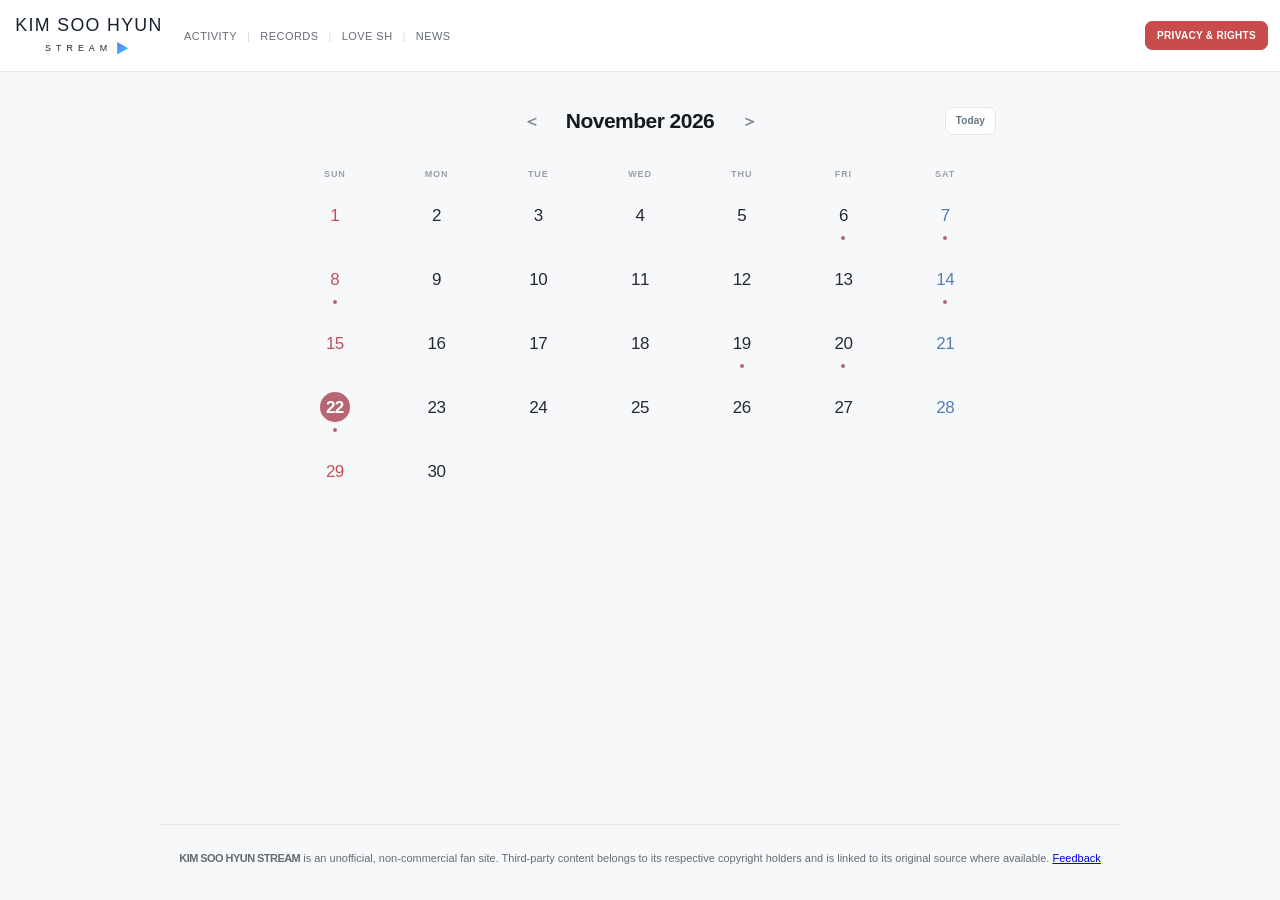
<file: social.html>
<!doctype html>
<html lang="ko">

<head>
    <meta charset="utf-8">
    <meta name="viewport" content="width=device-width, initial-scale=1">
    <meta name="color-scheme" content="light dark">
    <meta name="robots" content="noindex, nofollow, noarchive, nosnippet">
    <title>KIM SOO HYUN STREAM</title>
    <link rel="icon" type="image/svg+xml" href="assets/favicon.svg">
    <link rel="stylesheet" href="css/style.css">
    <link rel="stylesheet" href="css/easter-egg.css">

    <!-- Open Graph -->
    <meta property="og:title" content="KIM SOO HYUN STREAM">
    <meta property="og:description" content="배우 김수현 콘텐츠 큐레이션 팬 페이지">
    <meta property="og:type" content="website">
    <meta property="og:url" content="https://kingsoohyun.github.io/stream/social.html">
    <meta property="og:image" content="https://kingsoohyun.github.io/stream/assets/stream.png">
    <meta property="og:image:width" content="1200">
    <meta property="og:image:height" content="630">

    <!-- X / Twitter Card -->
    <meta name="twitter:card" content="summary_large_image">
    <meta name="twitter:title" content="KIM SOO HYUN STREAM">
    <meta name="twitter:description" content="배우 김수현 콘텐츠 큐레이션 팬 페이지">
    <meta name="twitter:image" content="https://kingsoohyun.github.io/stream/assets/stream.png">


    <style>

        /* =========================================================
           Social Calendar
           ========================================================= */

        .social-page {
            max-width: 760px;
            margin: 0 auto;
            padding: 32px 24px 16px;
        }

        /* =========================================================
           Calendar Header
           ========================================================= */

        .social-calendar {
            margin-top: 0;
        }

        .social-calendar-head {
            position: relative;
            display: flex;
            align-items: center;
            justify-content: center;
            min-height: 34px;
            margin-bottom: 24px;
        }

        .social-month-nav {
            display: flex;
            align-items: center;
            gap: 16px;
        }

        .social-month-button {
            width: 32px;
            height: 32px;
            flex: 0 0 32px;

            display: flex;
            align-items: center;
            justify-content: center;

            padding: 0;

            border: 0;
            border: 1px solid transparent;
            border-radius: 50%;

            background: transparent;
            color: #858b95;

            font-size: 17px;
            line-height: 1;
            font-weight: 600;

            cursor: pointer;

            transition: background .15s ease,
            color .15s ease;
        }

        .social-month-button:hover {
            background: #f3f5f6;
            border-color: #e9edef;
            color: #27343a;
        }

        .social-month-button:active {
            background: #e9eef0;
        }

        .social-month-button:focus-visible,
        .social-today-button:focus-visible {
            outline: 2px solid #9bb6bf;
            outline-offset: 2px;
        }

        .social-month-title {
            min-width: 154px;

            margin: 0;

            text-align: center;

            font-size: 21px;
            line-height: 1.25;

            font-weight: 600;
            letter-spacing: -.025em;

            color: #151922;
        }

        .social-today-button {
            position: absolute;
            right: 0;
            top: 50%;
            transform: translateY(-50%);
            padding: 7px 10px;
            min-height: 28px;

            border: 1px solid #e2e7e9;
            border-radius: 7px;

            background: #fff;
            color: #687780;

            font-size: 10px;
            font-weight: 600;
            letter-spacing: .01em;
            line-height: 1;

            cursor: pointer;

            transition: background .15s ease,
            border-color .15s ease,
            color .15s ease;
        }

        .social-today-button:hover {
            background: #f3f7f8;
            border-color: #cbd8dc;
            color: #354e57;
        }

        .social-today-button:active {
            background: #eaf1f3;
        }


        /* =========================================================
           Weekdays
           ========================================================= */

        .social-calendar-weekdays {
            display: grid;
            grid-template-columns: repeat(7, 1fr);

            margin-bottom: 7px;
        }

        .social-weekday {
            padding: 7px 0;

            text-align: center;

            font-size: 9px;
            font-weight: 600;
            letter-spacing: .10em;

            color: #9a9fa7;
        }


        /* =========================================================
           Calendar Grid
           ========================================================= */

        .social-calendar-grid {
            display: grid;
            grid-template-columns: repeat(7, 1fr);

            row-gap: 4px;
        }

        .social-calendar-day {
            position: relative;

            min-height: 60px;

            display: flex;
            flex-direction: column;
            align-items: center;
            justify-content: flex-start;

            padding: 7px 4px 6px;

            border: 0;
            border-radius: 10px;
            background: transparent;

            transition: background .16s ease;

            color: #151922;

            cursor: default;
        }

        .social-calendar-day.empty {
            background: transparent;
        }

        .social-calendar-day.has-posts {
            cursor: pointer;
        }

        .social-calendar-day.has-posts:hover {
            background: #f8f0f2;
        }

        .social-calendar-day:focus-visible {
            outline: 2px solid rgba(183, 101, 115, .55);
            outline-offset: -2px;
        }


        /* =========================================================
           Date
           ========================================================= */

        .social-calendar-month {
            display: none;
        }

        .social-calendar-number {
            width: 30px;
            height: 30px;

            display: flex;
            align-items: center;
            justify-content: center;

            border-radius: 50%;

            font-size: 17px;
            line-height: 1;

            font-weight: 400;
            letter-spacing: -.03em;

            color: #252932;
        }

        .social-calendar-day.has-posts
        .social-calendar-number {
            font-weight: 500;
        }

        .social-calendar-day.today:not(.selected)
        .social-calendar-number {
            text-decoration: underline;
            text-decoration-thickness: 1px;
            text-underline-offset: 6px;
        }


        /* =========================================================
           Weekend
           ========================================================= */

        .social-calendar-day.sunday .social-calendar-number {
            color: #c64f59;
        }

        .social-calendar-day.saturday .social-calendar-number {
            color: #527eb8;
        }


        /* =========================================================
           Post Indicator
           ========================================================= */

        .social-calendar-dots {
            display: flex;
            justify-content: center;
            gap: 3px;

            margin-top: 6px;
        }

        .social-calendar-dot {
            width: 4px;
            height: 4px;

            border-radius: 50%;

            background: #b76573;
        }


        /* =========================================================
           Selected Date
           ========================================================= */

        .social-calendar-day.selected
        .social-calendar-number {
            background: #b76573;
            color: #fff;
            font-weight: 600;

            box-shadow: 0 1px 2px rgba(120, 50, 65, .10);
        }


        /* =========================================================
           Selected Posts
           ========================================================= */

        .social-posts {
            margin-top: 26px;
        }

        .social-posts-head {
            display: flex;
            align-items: baseline;

            margin-bottom: 11px;
        }

        .social-posts-date {
            margin: 0;

            font-size: 17px;
            line-height: 1;

            font-weight: 600;
            letter-spacing: -.025em;

            color: #151922;
        }

        .social-post-list {
            display: grid;
            grid-template-columns: repeat(3, 1fr);
            gap: 9px;
        }


        /* =========================================================
           Social Post Card
           ========================================================= */

        .social-post-card {
            position: relative;

            min-height: 82px;

            display: flex;
            align-items: center;

            padding: 13px 14px;

            border: 1px solid #e5e7eb;
            border-radius: 10px;

            background: #fafbfc;
            color: inherit;

            text-decoration: none;

            overflow: visible;

            transition: transform .18s ease,
            border-color .18s ease,
            background .18s ease,
            box-shadow .18s ease;
        }

        .social-post-card:hover {
            transform: translateY(-2px);

            background: #fff;
            border-color: #d5d9df;

            box-shadow: 0 5px 16px rgba(20, 25, 35, .06);
        }

        .social-post-preview {
            position: absolute;
            left: 50%;
            bottom: calc(100% + 8px);
            width: 140px;
            max-width: calc(100% - 20px);
            padding: 0;
            box-sizing: border-box;
            background: transparent;
            border: 0;
            border-radius: 9px;
            box-shadow: 0 5px 16px rgba(20, 25, 35, .14);
            transform: translate(-50%, 5px);
            opacity: 0;
            visibility: hidden;
            pointer-events: auto;
            z-index: 100;
            transition: opacity .15s ease,
            transform .15s ease,
            visibility .15s ease;
        }

        .social-post-preview img {
            display: block;
            width: 100%;
            height: auto;
            border-radius: 9px;
        }

        /* =========================================================
           Post Card Date
           ========================================================= */

        .social-post-date {
            flex: 0 0 45px;

            display: flex;
            flex-direction: column;

            line-height: 1;
        }

        .social-post-month {
            font-size: 8px;

            font-weight: 600;
            letter-spacing: .08em;

            color: #9aa0aa;
        }

        .social-post-day {
            margin-top: 4px;

            font-size: 24px;

            font-weight: 600;
            letter-spacing: -.05em;

            color: #151922;
        }


        /* =========================================================
           Post Card Info
           ========================================================= */

        .social-post-info {
            min-width: 0;
            flex: 1;

            padding-left: 11px;

            border-left: 1px solid #e6e8ec;
        }

        .social-post-desc {
            display: block;

            max-width: 160px;

            overflow: hidden;

            white-space: nowrap;
            text-overflow: ellipsis;

            font-size: 11px;
            font-weight: 500;

            color: #353a44;
        }

        .social-post-account {
            display: block;

            margin-top: 5px;

            max-width: 160px;

            overflow: hidden;

            white-space: nowrap;
            text-overflow: ellipsis;

            font-size: 8px;
            font-weight: 500;

            color: #858b95;
        }

        .social-post-platform {
            display: block;

            margin-top: 5px;

            font-size: 7px;
            font-weight: 600;

            letter-spacing: .08em;

            color: #a1a6af;
        }


        /* =========================================================
           External Link Arrow
           ========================================================= */

        .social-post-arrow {
            position: absolute;

            top: 9px;
            right: 10px;

            font-size: 10px;
            line-height: 1;

            color: #a3a8b1;

            transition: transform .18s ease,
            color .18s ease;
        }

        .social-post-card:hover
        .social-post-arrow {
            color: #151922;

            transform: translate(1px, -1px);
        }


        /* =========================================================
           Empty / Loading
           ========================================================= */

        .social-empty {
            padding: 80px 20px;

            text-align: center;

            color: #858b95;

            font-size: 13px;
        }


        @media (hover: hover) and (pointer: fine) {

            .social-post-card:hover .social-post-preview {
                opacity: 1;
                visibility: visible;
                transform: translate(-50%, 0);
            }

        }

        /* =========================================================
           Mobile
           ========================================================= */

        @media (max-width: 600px) {

            .social-page {
                padding: 22px 12px 12px;
            }

            .social-calendar-head {
                margin-bottom: 18px;
            }

            .social-calendar-grid {
                touch-action: pan-y;
            }

            .social-month-nav {
                position: relative;

                width: 100%;

                justify-content: center;

                gap: 8px;
            }

            .social-month-title {
                min-width: 118px;

                font-size: 20px;
            }

            .social-month-button {
                width: 29px;
                height: 29px;
                flex-basis: 29px;

                font-size: 16px;
            }

            .social-today-button {
                right: 4px;
                padding: 6px 8px;
                min-height: 26px;
                font-size: 9px;
            }

            .social-calendar-day {
                min-height: 52px;

                padding: 5px 2px 5px;
                border-radius: 8px;
            }

            .social-calendar-number {
                width: 28px;
                height: 28px;

                font-size: 16px;
            }

            .social-calendar-dots {
                margin-top: 4px;
            }

            .social-calendar-day.has-posts:hover {
                background: #f8f0f2;
            }

            .social-posts {
                margin-top: 22px;
            }

            .social-post-list {
                grid-template-columns: 1fr;
            }

            .social-post-card {
                min-height: 78px;
            }

        }


        /* =========================================================
           Dark Mode
           ========================================================= */


        /* =========================================================
           Calendar Date Preview
           ========================================================= */

        .social-calendar-day.has-posts {
            z-index: 1;
        }

        .social-calendar-day.has-posts:hover,
        .social-calendar-day.has-posts:focus-visible {
            z-index: 20;
        }

        .social-date-preview {
            position: fixed;
            z-index: 1000;
            width: 290px;
            max-width: calc(100vw - 24px);
            box-sizing: border-box;
            padding: 12px;
            border: 1px solid #e5e7eb;
            border-radius: 13px;
            background: #fff;
            color: #252932;
            box-shadow: 0 8px 28px rgba(20, 25, 35, .16);
            opacity: 0;
            visibility: hidden;
            pointer-events: none;
            transform: translateY(4px);
            transition: opacity .14s ease, transform .14s ease, visibility .14s ease;
        }

        .social-date-preview.open {
            opacity: 1;
            visibility: visible;
            pointer-events: auto;
            transform: translateY(0);
        }

        .social-preview-top,
        .social-preview-controls {
            display: flex;
            align-items: center;
            justify-content: space-between;
            gap: 10px;
        }

        .social-preview-top {
            margin-bottom: 9px;
        }

        .social-preview-date {
            font-size: 11px;
            font-weight: 600;
            color: #64717c;
        }

        .social-preview-count {
            font-size: 10px;
            color: #858b95;
            font-variant-numeric: tabular-nums;
        }

        .social-preview-content {
            display: flex;
            align-items: flex-start;
            gap: 11px;
            min-width: 0;
        }

        .social-preview-thumbnail,
        .social-preview-placeholder {
            flex: 0 0 88px;
            width: 88px;
            height: 100px;
            object-fit: cover;
            border-radius: 7px;
            background: #f0f2f4;
        }

        .social-preview-placeholder {
            display: flex;
            align-items: center;
            justify-content: center;
            color: #a1a6af;
            font-size: 10px;
        }

        .social-preview-info {
            min-width: 0;
            flex: 1;
        }

        .social-preview-platform {
            margin-bottom: 5px;
            font-size: 9px;
            font-weight: 700;
            letter-spacing: .06em;
            color: #b76573;
        }

        .social-preview-desc {
            display: -webkit-box;
            overflow: hidden;
            -webkit-box-orient: vertical;
            -webkit-line-clamp: 4;
            font-size: 12px;
            line-height: 1.5;
            overflow-wrap: anywhere;
            color: #353a44;
        }

        .social-preview-account {
            margin-top: 6px;
            overflow: hidden;
            text-overflow: ellipsis;
            white-space: nowrap;
            font-size: 10px;
            color: #858b95;
        }

        .social-preview-controls {
            margin-top: 10px;
            padding-top: 9px;
            border-top: 1px solid #eceef1;
        }

        .social-preview-nav {
            display: flex;
            align-items: center;
            gap: 6px;
        }

        .social-preview-button {
            width: 27px;
            height: 27px;
            display: inline-flex;
            align-items: center;
            justify-content: center;
            border: 1px solid #e5e7eb;
            border-radius: 50%;
            background: #fff;
            color: #555d68;
            font-size: 15px;
            cursor: pointer;
        }

        .social-preview-button:disabled {
            opacity: .3;
            cursor: default;
        }

        .social-preview-open-link {
            font-size: 10px;
            font-weight: 600;
            color: #647d8a;
            text-decoration: none;
        }

        .social-preview-open-link:hover {
            text-decoration: underline;
        }

        @media (max-width: 600px) {
            .social-date-preview {
                width: 300px;
                max-width: calc(100vw - 24px);
                padding: 11px;
            }

            .social-preview-thumbnail,
            .social-preview-placeholder {
                flex-basis: 82px;
                width: 82px;
                height: 94px;
            }
        }

        @media (prefers-color-scheme: dark) {

            .social-month-button {
                color: #858b95;
            }

            .social-month-button:hover {
                background: #252930;
                border-color: #30343b;
                color: #eceef1;
            }

            .social-month-title {
                color: #eceef1;
            }

            .social-today-button {
                background: #16191e;
                border-color: #30343b;
                color: #a7b7bd;
            }

            .social-today-button:hover {
                background: #252930;
                border-color: #383d46;
                color: #eceef1;
            }

            .social-weekday {
                color: #777d87;
            }

            .social-calendar-day {
                background: transparent;
                color: #eceef1;
            }

            .social-calendar-day.has-posts:hover {
                background: #292329;
            }

            .social-calendar-day:focus-visible {
                outline-color: rgba(185, 107, 122, .7);
            }

            .social-calendar-day.empty {
                background: transparent;
            }

            .social-calendar-number {
                color: #e4e6ea;
            }

            .social-calendar-day.sunday .social-calendar-number {
                color: #e88991;
            }

            .social-calendar-day.saturday .social-calendar-number {
                color: #85ace0;
            }

            .social-calendar-day.selected
            .social-calendar-number {
                background: #b96b7a;
                color: #fff;
            }

            .social-calendar-dot {
                background: #b96b7a;
            }

            .social-posts-date {
                color: #eceef1;
            }

            .social-post-card {
                background: #1c2026;
                border-color: #292d34;
            }

            .social-post-card:hover {
                background: #20242a;
                border-color: #383d46;

                box-shadow: 0 5px 16px rgba(0, 0, 0, .22);
            }

            .social-post-month {
                color: #858b95;
            }

            .social-post-day {
                color: #eceef1;
            }

            .social-post-info {
                border-left-color: #30343b;
            }

            .social-post-desc {
                color: #d5d8dd;
            }

            .social-post-account {
                color: #858b95;
            }

            .social-post-platform {
                color: #858b95;
            }

            .social-post-arrow {
                color: #858b95;
            }

            .social-post-card:hover
            .social-post-arrow {
                color: #eceef1;
            }

            .social-date-preview {
                background: #1c2026;
                border-color: #30343b;
                color: #eceef1;
                box-shadow: 0 8px 28px rgba(0, 0, 0, .35);
            }

            .social-preview-date,
            .social-preview-count,
            .social-preview-account {
                color: #9ba2ad;
            }

            .social-preview-desc {
                color: #e0e3e8;
            }

            .social-preview-placeholder {
                background: #292d34;
                color: #858b95;
            }

            .social-preview-controls {
                border-top-color: #30343b;
            }

            .social-preview-button {
                background: #20242a;
                border-color: #383d46;
                color: #e0e3e8;
            }

            .social-preview-open-link {
                color: #9cb8c5;
            }

        }
    </style>

    <!-- Google tag (gtag.js) -->
    <script async src="https://www.googletagmanager.com/gtag/js?id=G-312KR316P2"></script>
    <script>
        window.dataLayer = window.dataLayer || [];

        function gtag() {
            dataLayer.push(arguments);
        }

        gtag('js', new Date());

        gtag('config', 'G-312KR316P2');
    </script>
</head>

<body>
<header class="site-header">
    <div class="brand">
        <a href="index.html" aria-label="KIM SOO HYUN STREAM">
            <picture>
                <source srcset="assets/stream-dark.svg" media="(prefers-color-scheme: dark)">
                <img src="assets/stream.svg" alt="KIM SOO HYUN STREAM" width="216" height="70" fetchpriority="high">
            </picture>
        </a>
    </div>

    <nav class="site-nav" aria-label="Site navigation">
        <a href="events.html">ACTIVITY</a>
        <span>|</span>
        <a href="records.html">RECORDS</a>
        <span>|</span>
        <a href="tweets.html">LOVE SH</a>
        <span>|</span>
        <a href="news.html">NEWS</a>
    </nav>

    <nav class="header-action">
        <a href="rights.html">
            PRIVACY &amp; RIGHTS
        </a>
    </nav>
</header>


<main class="social-page">


    <section
            id="social-list"
            class="social-list"
            aria-label="Social calendar"
    >

        <div class="social-empty">
            Loading...
        </div>

    </section>


</main>

<footer>
    <div class="footer-notice">
        <strong>KIM SOO HYUN STREAM</strong> is an unofficial, non-commercial fan site.
        Third-party content belongs to its respective copyright holders and is linked to its original source where
        available.
        <a href="mailto:kimsoohyun.stream@gmail.com">Feedback</a>
    </div>
</footer>

<button
        type="button"
        class="back-to-top"
        id="backToTop"
        aria-label="Back to top"
        title="Back to top"
>
    ↑
</button>


<script>


    /* =========================================================
       Helpers
       ========================================================= */

    function escapeHtml(s) {

        return String(s ?? "")
            .replace(
                /[&<>"']/g,
                m => ({
                    "&": "&amp;",
                    "<": "&lt;",
                    ">": "&gt;",
                    '"': "&quot;",
                    "'": "&#039;"
                }[m])
            );

    }


    function parseDate(value) {

        const [
            year,
            month,
            day
        ] = String(value)
            .split(".")
            .map(Number);


        return new Date(
            year,
            month - 1,
            day
        );

    }


    function formatMonth(year, month) {

        return new Date(
            year,
            month,
            1
        ).toLocaleString(
            "en-US",
            {
                month: "long",
                year: "numeric"
            }
        );

    }


    function formatLongDate(key) {

        const date =
            parseDate(key);


        return date.toLocaleDateString(
            "en-US",
            {
                month: "short",
                day: "numeric",
                year: "numeric"
            }
        );

    }


    /* =========================================================
       State
       ========================================================= */

    let socialItems = [];

    let currentYear = 0;
    let currentMonth = 0;

    let selectedDate = "";


    /* =========================================================
       Platform
       ========================================================= */

    const platformNames = {

        instagram: "INSTAGRAM",

        youtube: "YouTube",

        tiktok: "TIKTOK",

        threads: "THREADS",

        x: "\uD835\uDD4F",

        weibo: "WEIBO"

    };


    function getPlatformName(value) {

        const key =
            String(value || "")
                .toLowerCase();


        return platformNames[key] ||
            String(value || "")
                .toUpperCase();

    }


    /* =========================================================
       Group Posts By Date
       ========================================================= */

    function groupByDate(items) {

        const groups = {};


        items.forEach(item => {

            const key =
                String(item.date);


            if (!groups[key]) {
                groups[key] = [];
            }


            groups[key].push(item);

        });


        return groups;

    }


    /* =========================================================
       Render Calendar
       ========================================================= */

    function renderCalendar() {

        const container =
            document.getElementById(
                "social-list"
            );


        if (!container) {
            return;
        }


        const dateGroups =
            groupByDate(socialItems);


        const firstDay =
            new Date(
                currentYear,
                currentMonth,
                1
            );


        const lastDay =
            new Date(
                currentYear,
                currentMonth + 1,
                0
            );


        const firstWeekday =
            firstDay.getDay();


        const daysInMonth =
            lastDay.getDate();


        let calendarDays = "";


        /* Empty cells before month */

        for (
            let i = 0;
            i < firstWeekday;
            i++
        ) {

            calendarDays += `
                <div
                    class="social-calendar-day empty"
                    aria-hidden="true"
                ></div>
            `;

        }


        /* Actual days */

        for (
            let day = 1;
            day <= daysInMonth;
            day++
        ) {

            const key =
                `${currentYear}.${String(
                    currentMonth + 1
                ).padStart(2, "0")}.${String(
                    day
                ).padStart(2, "0")}`;


            const posts =
                dateGroups[key] || [];


            const hasPosts =
                posts.length > 0;


            const isSelected =
                key === selectedDate &&
                hasPosts;

            const todayKey = getTodayKey();

            const isToday =
                key === todayKey;


            const weekday = new Date(
                currentYear,
                currentMonth,
                day
            ).getDay();


            const classes = [
                "social-calendar-day",

                weekday === 0
                    ? "sunday"
                    : "",

                weekday === 6
                    ? "saturday"
                    : "",

                hasPosts
                    ? "has-posts"
                    : "",

                isSelected
                    ? "selected"
                    : "",

                isToday
                    ? "today"
                    : ""
            ]
                .filter(Boolean)
                .join(" ");


            calendarDays += `

                <button
                    type="button"
                    class="${classes}"
                    data-date="${escapeHtml(key)}"
                    ${hasPosts ? "" : "disabled"}
                    aria-label="${escapeHtml(key)}"
                >

                    <span
                        class="social-calendar-month"
                    >
                        ${new Date(
                currentYear,
                currentMonth,
                day
            )
                .toLocaleString(
                    "en-US",
                    {
                        month: "short"
                    }
                )
                .toUpperCase()}
                    </span>


                    <strong
                        class="social-calendar-number"
                    >
                        ${day}
                    </strong>


                    ${
                hasPosts
                    ? `
                    <span
                        class="social-calendar-dots"
                        aria-hidden="true"
                    >
                        ${Array.from(
                        {
                            length: 1
                        },
                        () =>
                            `<span class="social-calendar-dot"></span>`
                    ).join("")}
                    </span>
                `
                    : ""
            }

                </button>

            `;

        }


        /* =====================================================
           Calendar HTML
           ===================================================== */

        container.innerHTML = `

            <div class="social-calendar">


                <div class="social-calendar-head">

                    <div class="social-month-nav">


                        <button
                            type="button"
                            class="social-month-button"
                            id="social-prev"
                            aria-label="Previous month"
                        >
                            ＜
                        </button>


                        <h1
                            class="social-month-title"
                            id="social-month-title"
                        >
                            ${formatMonth(
            currentYear,
            currentMonth
        )}
                        </h1>


                        <button
                            type="button"
                            class="social-month-button"
                            id="social-next"
                            aria-label="Next month"
                        >
                            ＞
                        </button>


                        <button
                            type="button"
                            class="social-today-button"
                            id="social-today"
                        >
                            Today
                        </button>


                    </div>

                </div>


                <div class="social-calendar-weekdays">

                    <span class="social-weekday">
                        SUN
                    </span>

                    <span class="social-weekday">
                        MON
                    </span>

                    <span class="social-weekday">
                        TUE
                    </span>

                    <span class="social-weekday">
                        WED
                    </span>

                    <span class="social-weekday">
                        THU
                    </span>

                    <span class="social-weekday">
                        FRI
                    </span>

                    <span class="social-weekday">
                        SAT
                    </span>

                </div>


                <div class="social-calendar-grid">

                    ${calendarDays}

                </div>

                <div
                    class="social-date-preview"
                    id="social-date-preview"
                    role="dialog"
                    aria-label="Social post preview"
                    aria-live="polite"
                ></div>


            </div>

        `;


        /* =====================================================
           Month Navigation
           ===================================================== */

        document
            .getElementById("social-prev")
            .addEventListener(
                "click",
                () => changeMonth(-1)
            );


        document
            .getElementById("social-next")
            .addEventListener(
                "click",
                () => changeMonth(1)
            );


        document
            .getElementById("social-today")
            .addEventListener(
                "click",
                goToToday
            );

        /* =====================================================
           Mobile Swipe
           ===================================================== */

        const calendarGrid =
            document.querySelector(".social-calendar-grid");

        let touchStartX = 0;
        let touchStartY = 0;

        calendarGrid.addEventListener(
            "touchstart",
            event => {
                const touch = event.touches[0];
                touchStartX = touch.clientX;
                touchStartY = touch.clientY;
            },
            {passive: true}
        );

        calendarGrid.addEventListener(
            "touchend",
            event => {
                const touch = event.changedTouches[0];

                const deltaX = touch.clientX - touchStartX;
                const deltaY = touch.clientY - touchStartY;

                if (
                    Math.abs(deltaX) < 50 ||
                    Math.abs(deltaX) <= Math.abs(deltaY)
                ) {
                    return;
                }

                changeMonth(deltaX < 0 ? 1 : -1);
            },
            {passive: true}
        );

        /* =====================================================
           Date Preview Interaction
           ===================================================== */

        const preview = document.getElementById("social-date-preview");
        const dateButtons = document.querySelectorAll(".social-calendar-day.has-posts");
        let previewDate = "";
        let previewIndex = 0;
        let hidePreviewTimer = null;

        function openDatePreview(dateKey, button, index = 0) {
            const posts = dateGroups[dateKey] || [];
            if (!posts.length || !preview) return;

            previewDate = dateKey;
            previewIndex = Math.max(0, Math.min(index, posts.length - 1));
            renderDatePreview();

            const rect = button
                ? button.getBoundingClientRect()
                : document.querySelector(`[data-date="${dateKey}"]`)?.getBoundingClientRect();

            if (rect) {
                const popupWidth = Math.min(300, window.innerWidth - 24);
                const popupHeight = preview.offsetHeight || 190;
                let left = rect.left + rect.width / 2 - popupWidth / 2;
                left = Math.max(12, Math.min(left, window.innerWidth - popupWidth - 12));

                let top = rect.bottom + 8;
                if (top + popupHeight > window.innerHeight - 8) {
                    top = rect.top - popupHeight - 8;
                }
                top = Math.max(8, Math.min(top, window.innerHeight - popupHeight - 8));

                preview.style.left = `${left}px`;
                preview.style.top = `${top}px`;
            }

            preview.classList.add("open");
        }

        function closeDatePreview() {
            if (!preview) return;
            preview.classList.remove("open");
        }

        function schedulePreviewClose() {
            clearTimeout(hidePreviewTimer);
            hidePreviewTimer = setTimeout(() => {
                if (!preview.matches(":hover") &&
                    !document.querySelector(".social-calendar-day:focus")) {
                    closeDatePreview();
                }
            }, 180);
        }

        function renderDatePreview() {
            const posts = dateGroups[previewDate] || [];
            const item = posts[previewIndex];
            if (!item || !preview) return;

            const desc = item.desc || item.account || "Social post";
            const account = item.account ? `@${item.account}` : "";
            const platform = getPlatformName(item.platform);

            preview.innerHTML = `
                <div class="social-preview-top">
                    <span class="social-preview-date">${escapeHtml(formatLongDate(previewDate))}</span>
                    <span class="social-preview-count">${previewIndex + 1} / ${posts.length}</span>
                </div>
                <div class="social-preview-content">
                    ${item.thumbnail
                ? `<img class="social-preview-thumbnail" src="${escapeHtml(item.thumbnail)}" alt="" loading="lazy">`
                : `<div class="social-preview-placeholder">No image</div>`}
                    <div class="social-preview-info">
                        <div class="social-preview-platform">${escapeHtml(platform)}</div>
                        <div class="social-preview-desc">${escapeHtml(desc)}</div>
                        ${account ? `<div class="social-preview-account">${escapeHtml(account)}</div>` : ""}
                    </div>
                </div>
                <div class="social-preview-controls">
                    <div class="social-preview-nav">
                        <button type="button" class="social-preview-button" data-preview-prev aria-label="Previous post" ${previewIndex === 0 ? "disabled" : ""}>‹</button>
                        <button type="button" class="social-preview-button" data-preview-next aria-label="Next post" ${previewIndex === posts.length - 1 ? "disabled" : ""}>›</button>
                    </div>
                    <a class="social-preview-open-link" href="${escapeHtml(item.url)}" target="_blank" rel="noopener noreferrer">Open post ↗</a>
                </div>
            `;

            preview.querySelector("[data-preview-prev]")?.addEventListener("click", event => {
                event.stopPropagation();
                if (previewIndex > 0) {
                    previewIndex--;
                    renderDatePreview();
                    repositionPreview();
                }
            });

            preview.querySelector("[data-preview-next]")?.addEventListener("click", event => {
                event.stopPropagation();
                if (previewIndex < posts.length - 1) {
                    previewIndex++;
                    renderDatePreview();
                    repositionPreview();
                }
            });
        }

        function repositionPreview() {
            const button = document.querySelector(`.social-calendar-day[data-date="${previewDate}"]`);
            if (button) openDatePreview(previewDate, button, previewIndex);
        }

        dateButtons.forEach(button => {
            button.addEventListener("mouseenter", () => {
                clearTimeout(hidePreviewTimer);
                openDatePreview(button.dataset.date, button);
            });

            button.addEventListener("mouseleave", schedulePreviewClose);

            button.addEventListener("focus", () => {
                openDatePreview(button.dataset.date, button);
            });

            button.addEventListener("click", event => {
                event.preventDefault();
                clearTimeout(hidePreviewTimer);

                selectedDate = button.dataset.date;
                document.querySelectorAll(".social-calendar-day.selected")
                    .forEach(dayButton => dayButton.classList.remove("selected"));
                button.classList.add("selected");

                // On iOS Safari, tapping a button may fire focus before click.
                // Do not toggle the preview closed on the same tap; keep it open
                // until the user taps outside or selects another date.
                openDatePreview(button.dataset.date, button);
            });
        });

        preview.addEventListener("mouseenter", () => clearTimeout(hidePreviewTimer));
        preview.addEventListener("mouseleave", schedulePreviewClose);

        /* Touch swipe between posts inside the preview */
        let previewTouchStartX = 0;
        let previewTouchStartY = 0;

        preview.addEventListener("touchstart", event => {
            const touch = event.touches[0];
            previewTouchStartX = touch.clientX;
            previewTouchStartY = touch.clientY;
        }, {passive: true});

        preview.addEventListener("touchend", event => {
            const touch = event.changedTouches[0];
            const dx = touch.clientX - previewTouchStartX;
            const dy = touch.clientY - previewTouchStartY;

            if (Math.abs(dx) < 35 || Math.abs(dx) <= Math.abs(dy)) return;

            const posts = dateGroups[previewDate] || [];
            if (dx < 0 && previewIndex < posts.length - 1) {
                previewIndex++;
            } else if (dx > 0 && previewIndex > 0) {
                previewIndex--;
            } else {
                return;
            }

            renderDatePreview();
            repositionPreview();
        }, {passive: true});

        if (!window.socialPreviewOutsideHandlerAdded) {
            window.socialPreviewOutsideHandlerAdded = true;
            document.addEventListener("pointerdown", event => {
                const currentPreview = document.getElementById("social-date-preview");
                if (currentPreview &&
                    !currentPreview.contains(event.target) &&
                    !event.target.closest(".social-calendar-day.has-posts")) {
                    currentPreview.classList.remove("open");
                }
            });
        }

        window.addEventListener("resize", () => {
            if (preview.classList.contains("open")) repositionPreview();
        });

        window.addEventListener("scroll", () => {
            if (preview.classList.contains("open")) closeDatePreview();
        }, {passive: true});

        /* Keep the calendar compact: previews replace the card list below. */
    }

    /* =========================================================
       Change Month
       ========================================================= */

    function changeMonth(offset) {

        let year = currentYear;
        let month = currentMonth;

        const today = new Date();
        const todayYear = today.getFullYear();
        const todayMonth = today.getMonth();

        const minDate =
            parseDate(
                socialItems[socialItems.length - 1].date
            );

        const minYear = minDate.getFullYear();
        const minMonth = minDate.getMonth();

        while (true) {

            month += offset;

            if (month < 0) {
                month = 11;
                year--;
            }

            if (month > 11) {
                month = 0;
                year++;
            }

            /* 미래의 달 */
            if (
                year > todayYear ||
                (
                    year === todayYear &&
                    month > todayMonth
                )
            ) {
                return;
            }

            /* 데이터보다 이전 */
            if (
                year < minYear ||
                (
                    year === minYear &&
                    month < minMonth
                )
            ) {
                return;
            }

            const monthPrefix =
                `${year}.${String(
                    month + 1
                ).padStart(2, "0")}`;

            const monthItems =
                socialItems.filter(item =>
                    String(item.date)
                        .startsWith(monthPrefix)
                );

            if (monthItems.length) {

                currentYear = year;
                currentMonth = month;

                selectedDate =
                    monthItems[0].date;

                renderCalendar();

                return;
            }
        }
    }


    /* =========================================================
       Go To Today
       ========================================================= */

    function goToToday() {

        const today = new Date();

        currentYear = today.getFullYear();
        currentMonth = today.getMonth();
        selectedDate = getTodayKey();

        renderCalendar();
    }


    /* =========================================================
       Render Selected Date Posts
       ========================================================= */

    function renderSelectedPosts(items) {

        const container =
            document.getElementById(
                "social-posts"
            );


        if (!container) {
            return;
        }


        if (
            !selectedDate ||
            !items.length
        ) {

            container.innerHTML = "";

            return;

        }


        const date =
            parseDate(selectedDate);


        const monthName =
            date
                .toLocaleString(
                    "en-US",
                    {
                        month: "short"
                    }
                )
                .toUpperCase();


        const day =
            String(
                date.getDate()
            );


        const cards =
            items
                .map(item => {

                    const desc =
                        item.desc ||
                        item.account ||
                        "";


                    const account =
                        item.account ||
                        "";


                    const platform =
                        getPlatformName(
                            item.platform
                        );


                    return `

                        <a
                            class="social-post-card"
                            href="${escapeHtml(item.url)}"
                            target="_blank"
                            rel="noopener noreferrer"
                        >

                            ${item.thumbnail ? `
                                <span class="social-post-preview">
                                    <img
                                        src="${escapeHtml(item.thumbnail)}"
                                        alt=""
                                    >
                                </span>
                            ` : ""}

                            <div class="social-post-date">

                                <span
                                    class="social-post-month"
                                >
                                    ${monthName}
                                </span>


                                <strong
                                    class="social-post-day"
                                >
                                    ${escapeHtml(day)}
                                </strong>

                            </div>


                            <div class="social-post-info">

                                <span
                                    class="social-post-desc"
                                >
                                    ${escapeHtml(desc)}
                                </span>


                                <span
                                    class="social-post-account"
                                >
                                    @${escapeHtml(account)}
                                </span>


                                <span
                                    class="social-post-platform"
                                >
                                    ${escapeHtml(platform)}
                                </span>

                            </div>


                            <span
                                class="social-post-arrow"
                                aria-hidden="true"
                            >
                                ↗
                            </span>


                        </a>

                    `;

                })
                .join("");


        container.innerHTML = `

            <div class="social-posts-head">

                <h2 class="social-posts-date">
                    ${formatLongDate(selectedDate)}
                </h2>

            </div>


            <div class="social-post-list">

                ${cards}

            </div>

        `;

    }


    function getTodayKey() {

        const today = new Date();

        return `${today.getFullYear()}.${String(
            today.getMonth() + 1
        ).padStart(2, "0")}.${String(
            today.getDate()
        ).padStart(2, "0")}`;

    }


    /* =========================================================
       Load Social Data
       ========================================================= */

    async function loadSocial() {

        const container =
            document.getElementById(
                "social-list"
            );

        try {
            const response =
                await fetch(
                    "data/social.json"
                );

            if (!response.ok) {
                throw new Error(
                    "Failed to load social content."
                );
            }

            const data =
                await response.json();


            socialItems =
                Array.isArray(data.items)

                    ? data.items

                        .filter(item =>
                            item.url &&
                            item.date &&
                            item.platform
                        )

                        .sort((a, b) =>
                            b.date.localeCompare(
                                a.date
                            )
                        )
                    : [];

            if (!socialItems.length) {
                container.innerHTML = `
                    <div class="social-empty">
                        No posts available.
                    </div>

                `;
                return;
            }


            /* Latest post */

            const latestDate =
                parseDate(
                    socialItems[0].date
                );

            currentYear =
                latestDate.getFullYear();

            currentMonth =
                latestDate.getMonth();
            selectedDate =
                socialItems[0].date;
            renderCalendar();
        } catch (error) {

            console.error(error);

            container.innerHTML = `

                <div class="social-empty">
                    A little pause in the stream.
                </div>

            `;
        }
    }

    loadSocial();
</script>

<script>
    const backToTop = document.getElementById("backToTop");

    window.addEventListener("scroll", () => {
        backToTop.classList.toggle("show", window.scrollY > 600);
    });

    backToTop.addEventListener("click", () => {
        window.scrollTo({
            top: 0,
            behavior: "smooth"
        });
    });
</script>

<script src="js/easter-egg.js"></script>

</body>
</html>
</file>
<file: css/style.css>
* {
    box-sizing: border-box;
}

html {
    min-height: 100%;
    overflow-y: scroll;
    scroll-behavior: smooth;
}

body {
    min-height: 100vh;
    margin: 0;
    background: #f7f8fa;
    color: #151922;
    font-family: -apple-system, BlinkMacSystemFont, "Segoe UI", "Noto Sans KR", Arial, sans-serif;
    display: flex;
    flex-direction: column;
}


/* =========================================================
   Header
   ========================================================= */

.site-header {
    position: sticky;
    top: 0;
    z-index: 1000;
    height: 72px;
    display: flex;
    align-items: center;
    padding: 0 12px;
    background: #fff;
    border-bottom: 1px solid #e8e9ed;
}

.brand {
    display: block;
}

.brand img {
    display: block;
    width: 160px;
    height: auto;
}

.brand a {
    display: block;
    color: inherit;
    text-decoration: none;
}

.brand span {
    margin-top: 4px;
    margin-left: 2px;
    color: #858b95;
    font-size: 11px;
    letter-spacing: -0.04em;
}

.header-action {
    margin-left: auto;
}

.header-action a {
    display: inline-flex;
    align-items: center;
    padding: 8px 11px;
    border: 1px solid #c94c4c;
    border-radius: 7px;
    background: #c94c4c;
    color: #fff;
    font-size: 10px;
    font-weight: 600;
    letter-spacing: .03em;
    text-decoration: none;
    white-space: nowrap;
    transition: background .15s ease,
    border-color .15s ease;
}

.header-action a:hover {
    background: #b94a48;
    border-color: #b94a48;
}


/* =========================================================
   Main
   ========================================================= */

main {
    flex: 1;
    width: 100%;
    max-width: 1200px;
    margin: 0 auto;
    padding: 20px 20px 0;
}


/* =========================================================
   Platform Navigation
   ========================================================= */

.platform-nav {
    display: grid;
    grid-template-columns: repeat(4, 1fr);
    gap: 16px;
    margin-bottom: 20px;
}

.platform {
    display: flex;
    align-items: center;
    gap: 14px;
    padding: 18px 20px;
    border: 1px solid #e5e7eb;
    border-radius: 14px;
    background: #fff;
    box-shadow: 0 4px 16px rgba(20, 25, 35, .04);
    color: inherit;
    text-decoration: none;
    transition: .2s;
}

.platform:hover {
    transform: translateY(-2px);
    box-shadow: 0 8px 22px rgba(20, 25, 35, .08);
}

.platform .icon {
    display: grid;
    place-items: center;
    width: 40px;
    height: 40px;
    border-radius: 11px;
    color: #fff;
    font-size: 20px;
    font-weight: 700;
}

.new-badge {
    margin-left: 5px;
    color: #2563EB;
    font-size: 0.55em;
    font-weight: 600;
    line-height: 0;
    vertical-align: super;
    letter-spacing: 0.02em;
}


/* =========================================================
   Content Notice
   ========================================================= */

.content-notice {
    max-width: 1280px;
    margin: 0 auto;
    padding: 24px 24px 10px;
    color: #888;
    font-size: 12px;
    line-height: 1.6;
    text-align: center;
}

.content-notice p {
    margin: 2px 0;
}


/* =========================================================
   Platform Colors
   ========================================================= */

.youtube .icon {
    background: #f11;
}

.world .icon,
.records .icon,
.love-sh .icon,
.privacy .icon {
    background: #f5f3ee;
}

.world .icon svg {
    color: #397a91;
}

.records .icon svg {
    color: #c09232;
}

.love-sh .icon svg {
    color: #c05b6b;
}

.privacy .icon svg {
    color: #536b83;
}

.platform .icon svg {
    display: block;
    width: 20px;
    height: 20px;
    fill: none;
    stroke: currentColor;
    stroke-width: 1.7;
    stroke-linecap: round;
    stroke-linejoin: round;
}

.platform b {
    display: block;
    font-size: 14px;
}

.platform > span:nth-child(2) {
    flex: 1;
}


/* =========================================================
   Archive Sections
   ========================================================= */

.archive-section {
    margin-bottom: 16px;
    padding: 20px;
    border: 1px solid #e5e7eb;
    border-radius: 14px;
    background: #fff;
}

main > .archive-section:last-child {
    margin-bottom: 0;
}

.section-head {
    display: flex;
    align-items: center;
    justify-content: space-between;
    margin-bottom: 16px;
}

.section-head > div {
    display: flex;
    align-items: center;
    gap: 8px;
}

.section-head h2 {
    margin: 0;
    font-size: 16px;
}

.section-head span {
    color: #666c75;
    font-size: 12px;
}

.section-head a {
    color: inherit;
    font-size: 12px;
    text-decoration: none;
}

.section-head a:hover {
    color: #2563EB;
}

.sr-only {
    position: absolute;
    width: 1px;
    height: 1px;
    padding: 0;
    margin: -1px;
    overflow: hidden;
    clip: rect(0, 0, 0, 0);
    white-space: nowrap;
    border: 0;
}

a:focus-visible,
button:focus-visible {
    outline: 3px solid #397a91;
    outline-offset: 3px;
}


/* =========================================================
   Section Accent
   ========================================================= */

.youtube-section {
    border-left: 3px solid #f11;
}

/* =========================================================
   Social Home
   ========================================================= */

.social-home-section {
    border-left: 3px solid #FFCC00;
}

.social-home-cards {
    display: grid;
    grid-template-columns: repeat(8, minmax(0, 1fr));
    gap: 8px;
}

.social-home-card {
    display: block;
    overflow: hidden;
    min-width: 0;
    border: 1px solid #e8e9ed;
    border-radius: 9px;
    background: #fff;
    color: inherit;
    text-decoration: none;
}

.social-home-thumb {
    display: block;
    width: 100%;
    aspect-ratio: 1 / 1.25;
    object-fit: cover;
    background: #dfe2e7;
}

.social-home-card-body {
    padding: 7px 8px 8px;
}

.social-home-platform {
    display: block;
    overflow: hidden;
    color: #666c75;
    font-size: 9px;
    font-weight: 600;
    letter-spacing: .02em;
    line-height: 1.2;
    white-space: nowrap;
    text-overflow: ellipsis;
}

.social-home-card:nth-child(n + 9) {
    display: none;
}

/* =========================================================
   Cards
   ========================================================= */

.cards {
    display: grid;
    gap: 12px;
}

.youtube-cards {
    grid-template-columns: repeat(5, minmax(0, 1fr));
}

.card {
    overflow: hidden;
    border: 1px solid #e8e9ed;
    border-radius: 10px;
    background: #fff;
    color: inherit;
    text-decoration: none;
}

.thumb {
    display: block;
    width: 100%;
    aspect-ratio: 16 / 9;
    object-fit: cover;
    background: #dfe2e7;
}

.card-body {
    padding: 10px;
}

.rank {
    font-size: 11px;
    font-weight: 700;
}

.title {
    display: -webkit-box;
    margin: 6px 0;
    overflow: hidden;
    font-size: 12px;
    line-height: 1.45;
    -webkit-line-clamp: 2;
    -webkit-box-orient: vertical;
}

.meta {
    display: flex;
    justify-content: space-between;
    color: #858b95;
    font-size: 10px;
}


/* =========================================================
   Twitter
   ========================================================= */

.tweet {
    padding: 0;
}

.tweet .thumb {
    aspect-ratio: 1 / 1;
    object-fit: cover;
}

.tweet .card-body {
    padding: 14px;
}

.tweet-head {
    display: flex;
    align-items: center;
    gap: 8px;
    font-size: 11px;
}

.avatar {
    display: grid;
    flex-shrink: 0;
    place-items: center;
    width: 28px;
    height: 28px;
    border-radius: 50%;
    background: #d9dce2;
}

.tweet-date {
    margin-left: auto;
    color: #666c75;
    font-size: 10px;
    white-space: nowrap;
}

.tweet-text {
    min-height: 55px;
    margin: 12px 0;
    font-size: 12px;
    line-height: 1.55;
}

.tweet-stats {
    display: flex;
    justify-content: space-between;
    color: #858b95;
    font-size: 10px;
}


/* =========================================================
   Common
   ========================================================= */

.common-count {
    color: #666c75;
    font-size: 12px;
}

.common-count strong {
    color: #151922;
    display: inline-block;
    min-width: 5ch;
    text-align: left;
    font-variant-numeric: tabular-nums;
}

.common-filters {
    display: flex;
    align-items: center;
    gap: 8px;
}

.common-info {
    position: relative;
    display: inline-flex;
    margin-right: 2px;
    vertical-align: middle;
}

.common-info-button {
    display: grid;
    place-items: center;
    width: 24px;
    height: 24px;
    padding: 0;
    border: 1px solid #d9dce1;
    border-radius: 50%;
    background: rgba(255, 255, 255, .92);
    color: #858b95;
    font-family: Georgia, serif;
    font-size: 14px;
    font-style: italic;
    font-weight: 600;
    line-height: 1;
    box-shadow: 0 2px 8px rgba(20, 25, 35, .08);
    cursor: help;
    transition: background-color .15s ease,
    border-color .15s ease,
    color .15s ease;
}

.common-info-button:hover,
.common-info-button:focus-visible {
    background: #f8f9fa;
    border-color: #cfd3d9;
    color: #5f7f91;
    outline: none;
}

.common-info-tooltip {
    position: absolute;
    left: 0;
    bottom: calc(100% + 8px);
    z-index: 1000;
    width: max-content;
    max-width: min(280px, calc(100vw - 40px));
    box-sizing: border-box;
    padding: 8px 10px;
    border: 1px solid #e1e3e7;
    border-radius: 7px;
    background: rgba(255, 255, 255, .96);
    color: #656b75;
    font-size: 10px;
    line-height: 1.6;
    text-align: left;
    white-space: normal;
    word-break: keep-all;
    box-shadow: 0 4px 14px rgba(20, 25, 35, .12);
    opacity: 0;
    visibility: hidden;
    transform: translateY(3px);
    transition: opacity .15s ease,
    visibility .15s ease,
    transform .15s ease;
    pointer-events: none;
}

.common-info-tooltip.left {
    left: auto;
    right: 0;
}

.common-info:hover .common-info-tooltip,
.common-info-button:focus-visible + .common-info-tooltip {
    opacity: 1;
    visibility: visible;
    transform: translateY(0);
}


/* =========================================================
   Note
   ========================================================= */

.note {
    margin: 13px 0 0;
    color: #777d87;
    font-size: 10px;
}


/* =========================================================
   Footer
   ========================================================= */

footer {
    max-width: 1200px;
    margin: 32px auto 0;
    padding: 24px 20px 32px;
    border-top: 1px solid #e5e7eb;
}

.footer-notice {
    color: #666c75;
    font-size: 11px;
    line-height: 1.7;
    text-align: center;
}

.footer-notice p {
    margin: 0;
}

.footer-notice strong {
    color: #656b75;
    font-weight: 600;
    letter-spacing: -0.05em;
}


/* =========================================================
   Back to Top
   ========================================================= */

.back-to-top {
    position: fixed;
    right: 24px;
    bottom: 24px;
    z-index: 1000;

    display: flex;
    align-items: center;
    justify-content: center;
    width: 56px;
    height: 56px;

    border: 1px solid #e1e3e6;
    border-radius: 50%;
    background: rgba(255, 255, 255, .96);
    color: #4a4d52;

    font-size: 30px;
    font-weight: 300;
    line-height: 1;

    box-shadow: 0 3px 12px rgba(20, 25, 34, .12);

    cursor: pointer;
    opacity: 0;
    visibility: hidden;
    transform: translateY(8px);

    transition: opacity .2s ease,
    visibility .2s ease,
    transform .2s ease,
    background-color .15s ease;
}

.back-to-top.show {
    opacity: 1;
    visibility: visible;
    transform: translateY(0);
}

.back-to-top:hover {
    background: #fff;
}


/* =========================================================
   Privacy Rights Link
   ========================================================= */

.privacy-rights-link {
    display: inline-block;
    margin-top: 4px;
    color: #aa2828;
    font-size: 12px;
    line-height: 1.5;
    text-decoration: none;
}

.privacy-rights-link:hover {
    text-decoration: underline;
}


/* ---------------------------------------------------------
   Site Navigation
   --------------------------------------------------------- */

.site-nav {
    display: flex;
    align-items: center;
    gap: 10px;
    margin-left: 12px;
    color: #666c75;
    font-size: 11px;
    font-weight: 500;
    letter-spacing: .04em;
    white-space: nowrap;
}

.site-nav a {
    color: inherit;
    text-decoration: none;
}

.site-nav a:hover {
    color: #151922;
}

.site-nav a[aria-current="page"] {
    color: #151922;
    font-weight: 600;
}

.site-nav span {
    color: #d5d8dd;
}


/* ---------------------------------------------------------
   Empty Quote
   --------------------------------------------------------- */

.empty-quote {
    grid-column: 1 / -1;
    max-width: 720px;
    margin: 48px auto 64px;
    padding: 20px 24px;
    text-align: center;
}

.empty-quote blockquote {
    margin: 0;
    padding: 0;
    color: #555;
    font-size: 15px;
    font-weight: 400;
    line-height: 1.9;
}

.empty-quote blockquote::before {
    content: "“";
    display: block;
    margin-bottom: 4px;
    color: #b8b8b8;
    font-family: Georgia, serif;
    font-size: 34px;
    line-height: 1;
}

.empty-quote cite {
    display: block;
    margin-top: 16px;
    color: #999;
    font-size: 11px;
    font-style: normal;
    line-height: 1.6;
}

.empty-quote cite strong {
    color: #777;
    font-weight: 500;
}

/* =========================================================
   Random Message — Home
   ========================================================= */

.random-message {
    width: 100%;
    max-width: 1200px;
    margin: 0 auto;
    padding: 12px 20px 0;
}

.random-message-inner {
    display: flex;
    align-items: center;
    gap: 8px;
    min-width: 0;
    padding: 9px 12px;
    background: #E6E9EF;
    color: #282C34;
    font-size: 11px;
    line-height: 1.5;
    border-radius: 5px;
}

.random-message-content {
    display: flex;
    align-items: center;
    flex: 1 1 auto;
    gap: 3px;
    min-width: 0;
    margin: 0;
    padding: 0;
    border: 0;
    background: transparent;
    color: inherit;
    font: inherit;
    line-height: inherit;
    text-align: left;
    cursor: pointer;
    -webkit-tap-highlight-color: transparent;
}

.random-message-content:active {
    opacity: .72;
}

.random-message-year {
    flex-shrink: 0;
    color: #282C34;
    font-size: 11px;
    font-variant-numeric: tabular-nums;
}

.random-message-text {
    flex: 1;
    min-width: 0;
}

.random-message-actions {
    display: flex;
    align-items: center;
    flex: 0 0 auto;
}

.random-message-tmi {
    flex: 0 0 auto;
    margin: 0 8px 0 2px;
    padding: 4px 0 4px 4px;
    color: #282C34;
    font-size: 11px;
    text-decoration: none;
    white-space: nowrap;
    position: relative;
    top: 1px;
}

.random-message-tmi:hover {
    color: #2563EB;
}

.random-message-year,
.random-message-text {
    transition: opacity 0.35s ease;
}

.random-message-inner.is-changing .random-message-year,
.random-message-inner.is-changing .random-message-text {
    opacity: 0;
    transform: none;
}

.random-message-inner.is-entering .random-message-year,
.random-message-inner.is-entering .random-message-text {
    opacity: 0;
    transform: none;
}

.platform-nav {
    display: none;
}


/* =========================================================
   Mobile
   ========================================================= */

@media (max-width: 900px) {
    .social-home-cards {
        grid-template-columns: repeat(6, minmax(0, 1fr));
    }

    .social-home-card:nth-child(n + 7) {
        display: none;
    }
}

@media (max-width: 800px) {

    main {
        padding: 20px 12px 0;
    }

    .header-action a {
        padding: 6px 8px;
        font-size: 9px;
    }

    .platform-nav {
        grid-template-columns: repeat(2, minmax(0, 1fr));
        gap: 12px;
    }

    .platform {
        gap: 12px;
        padding: 16px 14px;
    }

    .platform .icon {
        width: 36px;
        height: 36px;
    }

    .platform b {
        font-size: 13px;
    }

    .youtube-cards {
        grid-template-columns: 1fr;
    }

    .youtube-cards .card:nth-child(n + 6) {
        display: none;
    }

    .youtube-cards .card {
        display: grid;
        grid-template-columns: 120px 1fr;
    }

    .youtube-cards .thumb {
        height: 100%;
        aspect-ratio: auto;
    }

    footer {
        margin-top: 24px;
        padding: 24px 20px 32px;
    }

    .back-to-top {
        right: 16px;
        bottom: 16px;
        width: 50px;
        height: 50px;
        font-size: 27px;
    }

    .random-message {
        padding: 10px 12px 0;
    }

    .random-message-inner {
        gap: 3px;
        font-size: 10px;
    }

}

@media (max-width: 630px) {
    .site-nav {
        display: none;
    }

    .platform-nav {
        display: grid;
    }

    .empty-quote {
        margin: 24px auto 40px;
        padding: 16px 18px;
    }

    .empty-quote blockquote {
        font-size: 14px;
        line-height: 1.85;
    }

    .site-header {
        padding: 0 16px;
    }

    .social-home-cards {
        grid-template-columns: repeat(4, minmax(0, 1fr));
    }

    .social-home-card:nth-child(n + 5) {
        display: none;
    }
}

@media (max-width: 500px) {
    .social-home-cards {
        grid-template-columns: repeat(3, minmax(0, 1fr));
    }

    .social-home-card:nth-child(n + 4) {
        display: none;
    }

    .platform-nav {
        gap: 10px;
    }

    .platform {
        gap: 8px;
        padding: 14px 10px;
    }

    .platform .icon {
        width: 30px;
        height: 30px;
    }

    .platform b {
        font-size: 12px;
    }
}

@media (max-width: 360px) {
    .social-home-cards {
        grid-template-columns: repeat(2, minmax(0, 1fr));
    }

    .social-home-card:nth-child(n + 3) {
        display: none;
    }
}

/* =========================================================
   Accessibility
   ========================================================= */

@media (prefers-reduced-motion: reduce) {

    html {
        scroll-behavior: auto;
    }

    *,
    *::before,
    *::after {
        transition-duration: 0.01ms !important;
        animation-duration: 0.01ms !important;
        animation-iteration-count: 1 !important;
    }
}


/* =========================================================
   System Dark Mode
   ========================================================= */

@media (prefers-color-scheme: dark) {

    html {
        color-scheme: dark;
        background: #0f1114;
    }

    body {
        background: #0f1114;
        color: #eceef1;
    }

    /* ---------------------------------------------------------
       Header / Footer
       --------------------------------------------------------- */
    .site-header {
        background: #121418;
        border-bottom-color: #30353d;
    }

    .brand img {
        filter: brightness(1.45) saturate(0.85);
    }

    .brand strong {
        color: #eceef1;
    }

    .brand span,
    .platform small,
    .section-head span {
        color: #858b95;
    }

    .header-action a {
        color: #fff;
    }

    footer {
        border-top-color: #30353d;
    }

    .footer-notice strong {
        color: #aab0b8;
    }

    /* ---------------------------------------------------------
       Platform / Sections
       --------------------------------------------------------- */
    .platform,
    .archive-section {
        background: #16191e;
        border-color: #30353d;
    }

    .platform:hover {
        background: #1c2026;
        border-color: #383d46;
    }

    /* ---------------------------------------------------------
       Cards
       --------------------------------------------------------- */
    .card {
        background: #1c2026;
        border-color: #383d46;
    }

    .card .title,
    .card .rank {
        color: #eceef1;
    }

    .card .meta {
        color: #858b95;
    }

    /* ---------------------------------------------------------
       Back to Top
       --------------------------------------------------------- */
    .back-to-top {
        background: rgba(22, 25, 30, .96);
        border-color: #353a42;
        color: #d8dbe0;
        box-shadow: 0 3px 12px rgba(0, 0, 0, .35);
    }

    .back-to-top:hover {
        background: #1c2026;
    }

    /* ---------------------------------------------------------
       Privacy
       --------------------------------------------------------- */
    .privacy-rights-link {
        color: #c87552;
    }

    .privacy-rights-link:hover {
        color: #e0a083;
    }

    .new-badge {
        color: #60A5FA;
    }

    /* ---------------------------------------------------------
       Social
       --------------------------------------------------------- */
    .social-card {
        background: #1c2026;
        border-color: #383d46;
        color: #eceef1;
    }

    .social-card:hover {
        background: #20242a;
        border-color: #383d46;
        box-shadow: 0 5px 16px rgba(0, 0, 0, .22);
    }

    .social-year-title,
    .social-day {
        color: #eceef1;
    }

    .social-month,
    .social-label,
    .social-arrow {
        color: #858b95;
    }

    .social-info {
        border-left-color: #30343b;
    }

    .social-account {
        color: #d5d8dd;
    }

    .social-card:hover .social-arrow {
        color: #eceef1;
    }

    /* ---------------------------------------------------------
       Social Home
       --------------------------------------------------------- */
    .social-home-card {
        background: #16191e;
        border-color: #30353d;
        color: #eceef1;
    }

    .social-home-platform {
        color: #858b95;
    }

    /* ---------------------------------------------------------
       Site Navigation
       --------------------------------------------------------- */
    .site-nav {
        color: #858b95;
    }

    .site-nav a:hover,
    .site-nav a[aria-current="page"] {
        color: #eceef1;
    }

    .site-nav span {
        color: #3a3f47;
    }

    /* ---------------------------------------------------------
       Empty Quote
       --------------------------------------------------------- */
    .empty-quote blockquote {
        color: #c5c8cd;
    }

    .empty-quote blockquote::before {
        color: #666b73;
    }

    .empty-quote cite {
        color: #777d86;
    }

    .empty-quote cite strong {
        color: #999fa8;
    }

    /* ---------------------------------------------------------
       Common
       --------------------------------------------------------- */
    .common-count,
    .common-info {
        color: #858b95;
    }

    .common-count strong {
        color: #eceef1;
    }

    .common-info-button {
        background: rgba(22, 25, 30, .94);
        border-color: #353a42;
        color: #858b95;
        box-shadow: 0 2px 8px rgba(0, 0, 0, .3);
    }

    .common-info-button:hover,
    .common-info-button:focus-visible {
        background: #1c2026;
        border-color: #4a5059;
        color: #6fa1b5;
    }

    .common-info-tooltip {
        background: rgba(28, 32, 38, .97);
        border-color: #353a42;
        color: #aeb4bc;
        box-shadow: 0 4px 14px rgba(0, 0, 0, .3);
    }

    /* ---------------------------------------------------------
       Legacy icon backgrounds
       --------------------------------------------------------- */
    .archive .icon,
    .world .icon,
    .records .icon,
    .love-sh .icon,
    .privacy .icon {
        background: #20242a;
    }

    .random-message-inner {
        background: #282C34;
        /*background: #30343b;*/
        color: #E6E6F0;
    }

    .random-message-year {
        color: #E6E6F0;
    }

    .random-message-content {
        color: #E6E6F0;
    }

    .random-message-tmi {
        color: #E6E6F0;
    }
}
</file>
<file: css/easter-egg.css>
/* ==================================================
   LOVE SH EASTER EGG
   ================================================== */

:root {
    --love-spark-x: 0px;
    --love-spark-y: 0px;
}

.love-heart-effect,
.love-moon-effect,
.love-cake-effect,
.love-tree-effect,
.love-newyear-effect,
.love-candy-effect,
.love-debut-effect,
.love-snowman-effect {
    position: fixed;
    z-index: 999999;
    pointer-events: none;
    line-height: 1;
    transform: translate(-50%, -50%) scale(0);
}


/* --------------------------------------------------
   하트
   -------------------------------------------------- */

.love-heart-effect {
    font-size: 34px;
    color: #ff4f7b;
    animation: loveHeartPop 0.65s ease-out forwards;
}

@keyframes loveHeartPop {
    0% {
        transform: translate(-50%, -50%) scale(0);
        opacity: 0;
    }

    30% {
        transform: translate(-50%, -50%) scale(1.25);
        opacity: 1;
    }

    60% {
        transform: translate(-50%, -50%) scale(0.95);
    }

    100% {
        transform: translate(-50%, -50%) scale(1);
        opacity: 0;
    }
}


/* --------------------------------------------------
   추석 - 달
   -------------------------------------------------- */

.love-moon-effect {
    font-size: 38px;
    animation: loveSpecialPop 0.7s ease-out forwards;
}


/* --------------------------------------------------
   생일 - 케이크
   -------------------------------------------------- */

.love-cake-effect {
    font-size: 36px;
    animation: loveSpecialPop 0.7s ease-out forwards;
}


/* --------------------------------------------------
   크리스마스 - 트리
   -------------------------------------------------- */

.love-tree-effect {
    font-size: 36px;
    animation: loveSpecialPop 0.75s ease-out forwards;
}


/* --------------------------------------------------
   새해 - 복주머니
   -------------------------------------------------- */

.love-newyear-effect {
    font-size: 36px;
    animation: loveSpecialPop 0.7s ease-out forwards;
}


/* --------------------------------------------------
   화이트데이 - 막대사탕
   -------------------------------------------------- */

.love-candy-effect {
    font-size: 36px;
    animation: loveSpecialPop 0.7s ease-out forwards;
}


/* --------------------------------------------------
   데뷔 기념일
   -------------------------------------------------- */

.love-debut-effect {
    font-size: 36px;
    animation: loveSpecialPop 0.7s ease-out forwards;
}


/* --------------------------------------------------
   12월 31일 - 눈사람
   -------------------------------------------------- */

.love-snowman-effect {
    font-size: 36px;
    animation: loveSpecialPop 0.7s ease-out forwards;
}


@keyframes loveSpecialPop {
    0% {
        transform: translate(-50%, -50%) scale(0);
        opacity: 0;
    }

    30% {
        transform: translate(-50%, -50%) scale(1.2);
        opacity: 1;
    }

    60% {
        transform: translate(-50%, -50%) scale(0.95);
    }

    100% {
        transform: translate(-50%, -50%) scale(1);
        opacity: 0;
    }
}

.love-spark {
    position: fixed;
    z-index: 999999;
    pointer-events: none;
    font-size: 13px;
    line-height: 1;
    color: #ff4f7b;
    transform: translate(-50%, -50%);
    animation: loveSpark 0.7s ease-out forwards;
}

@keyframes loveSpark {
    0% {
        transform: translate(-50%, -50%) scale(0.5);
        opacity: 0;
    }

    30% {
        opacity: 1;
    }

    100% {
        transform: translate(
                calc(-50% + var(--love-spark-x)),
                calc(-50% + var(--love-spark-y))
        ) scale(1);
        opacity: 0;
    }
}
</file>
